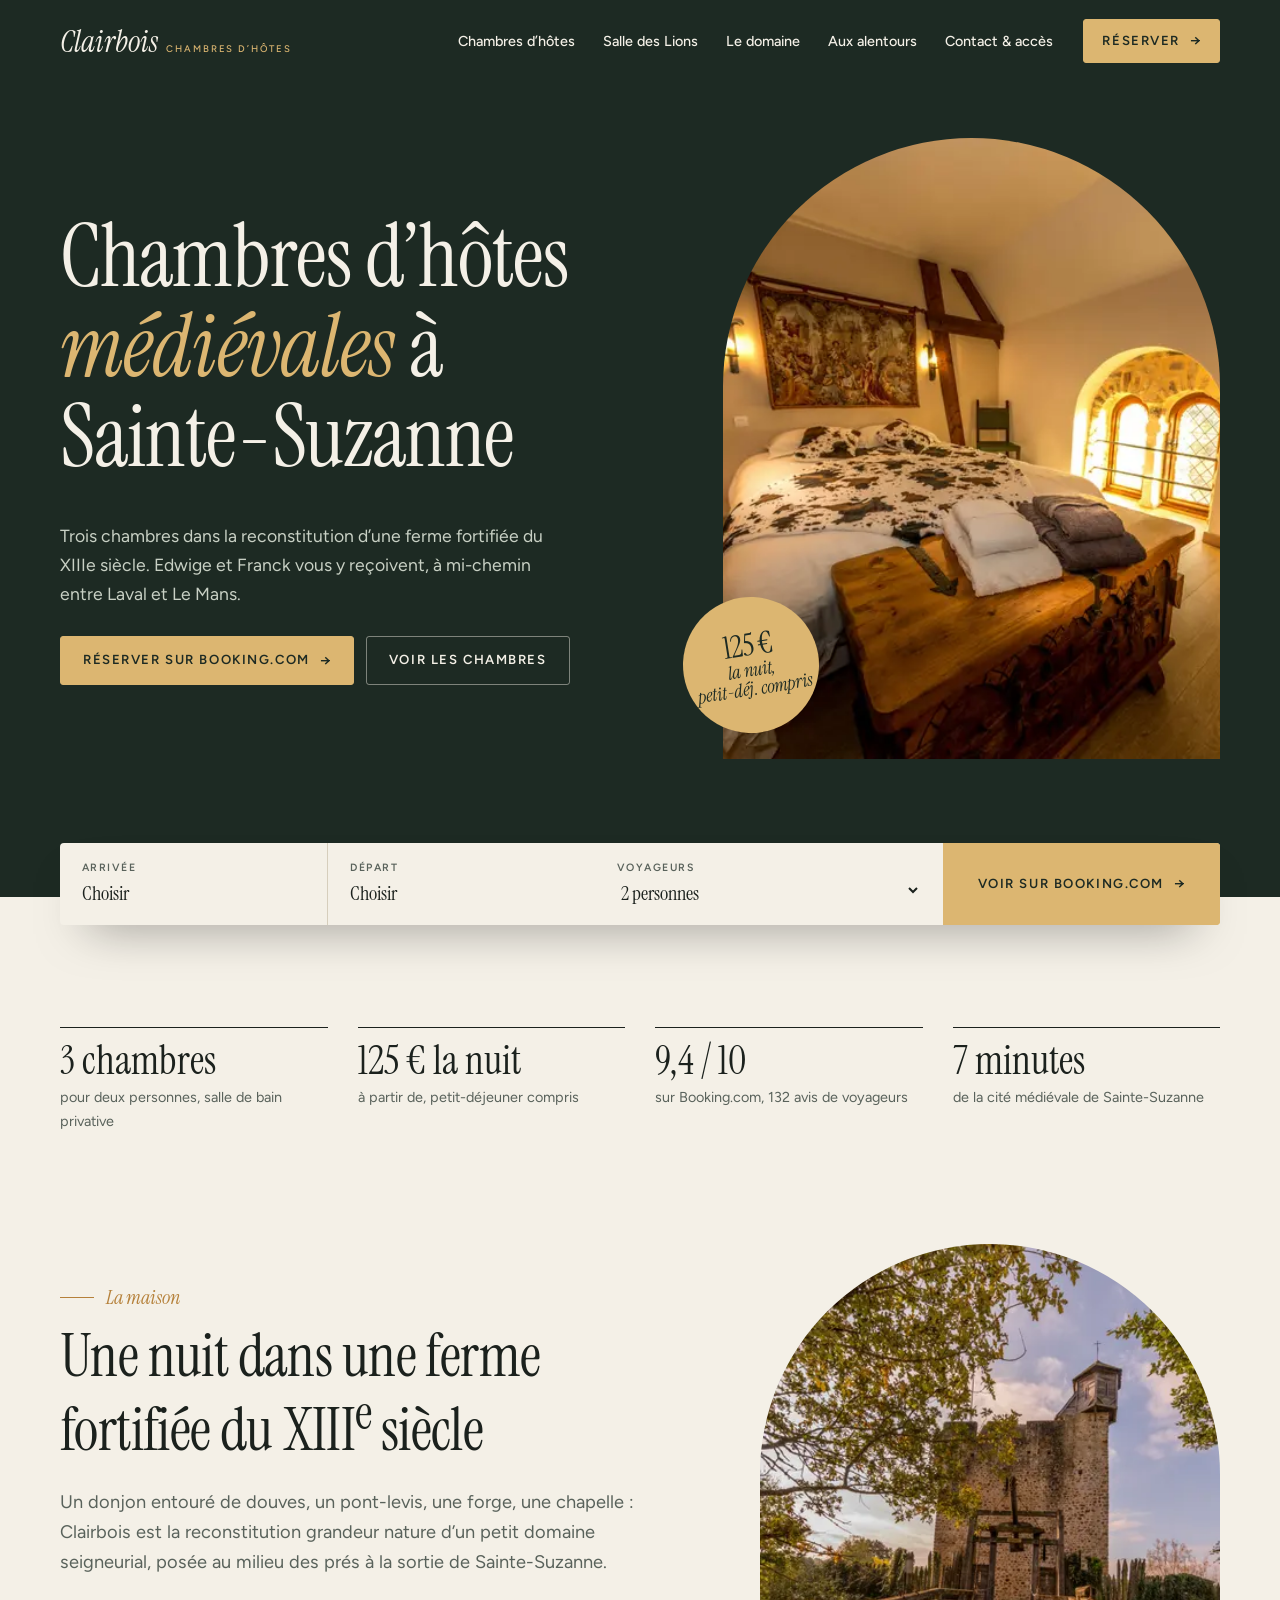
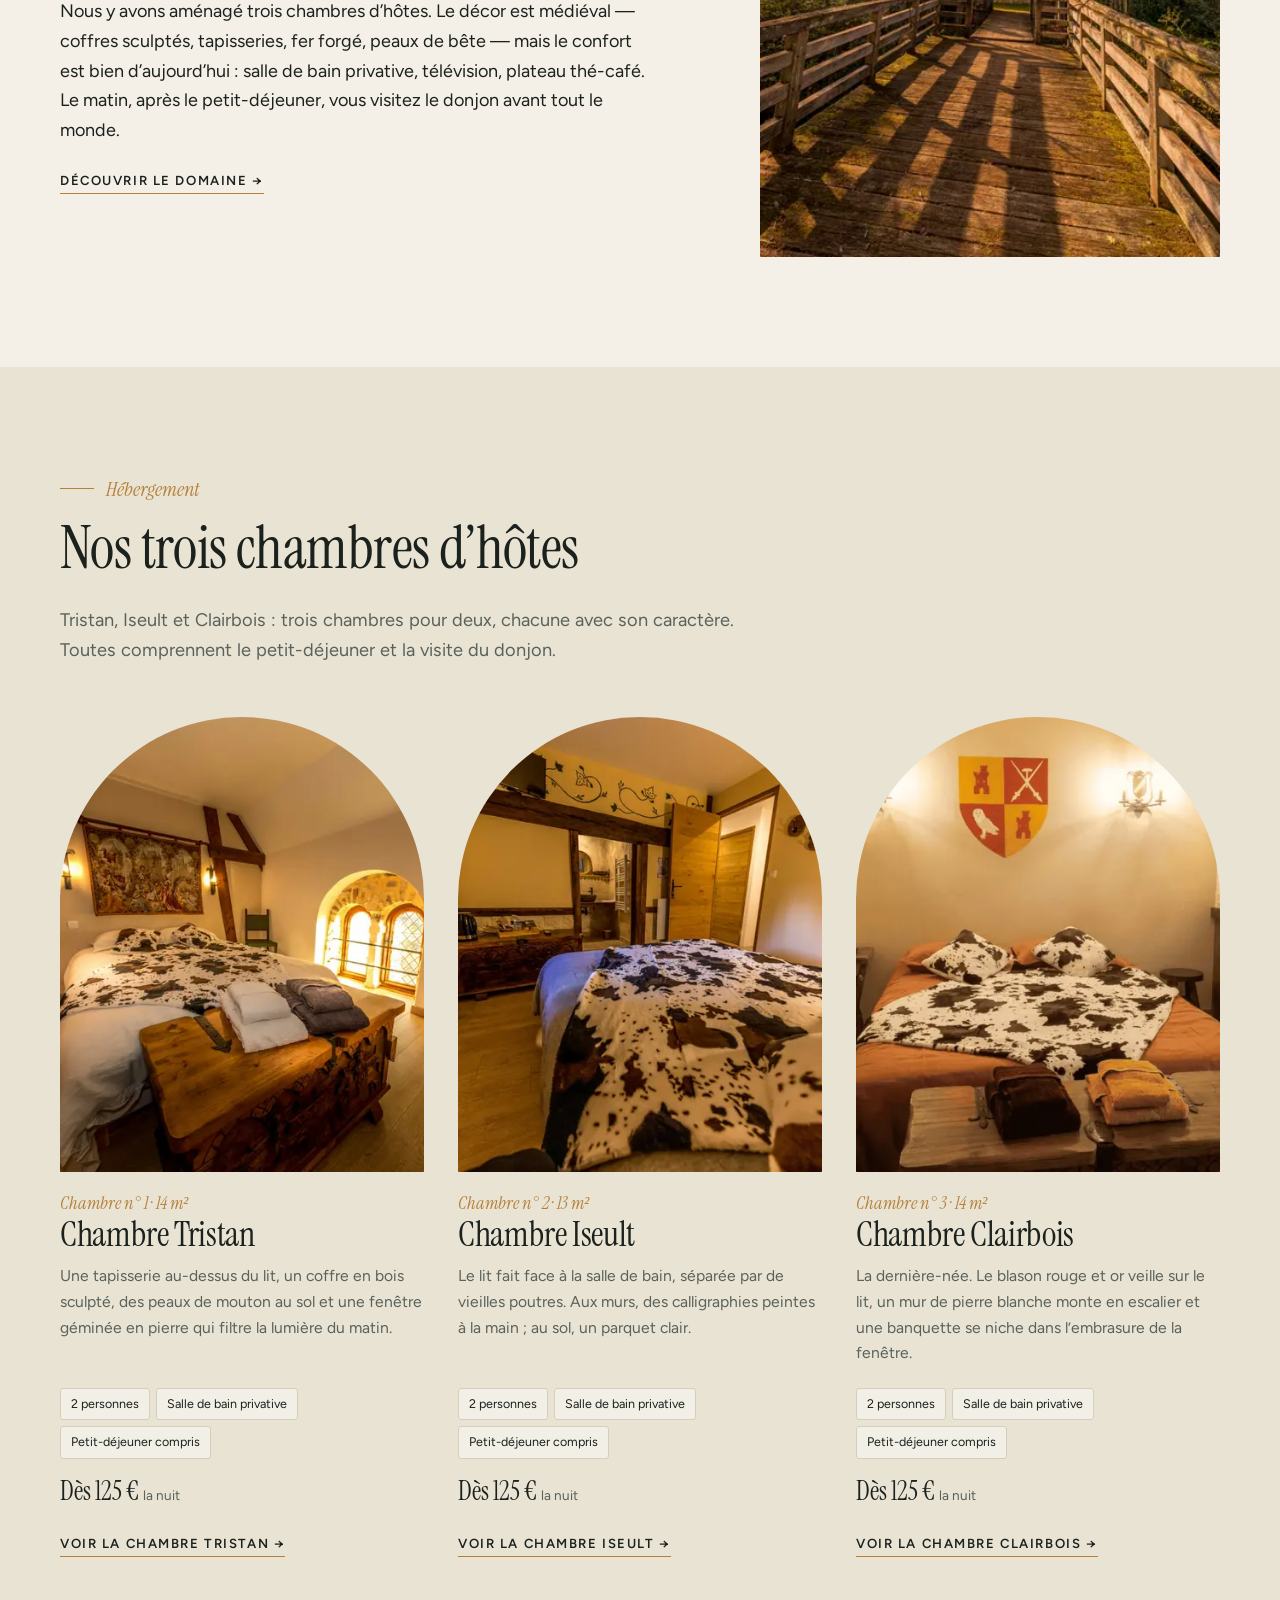
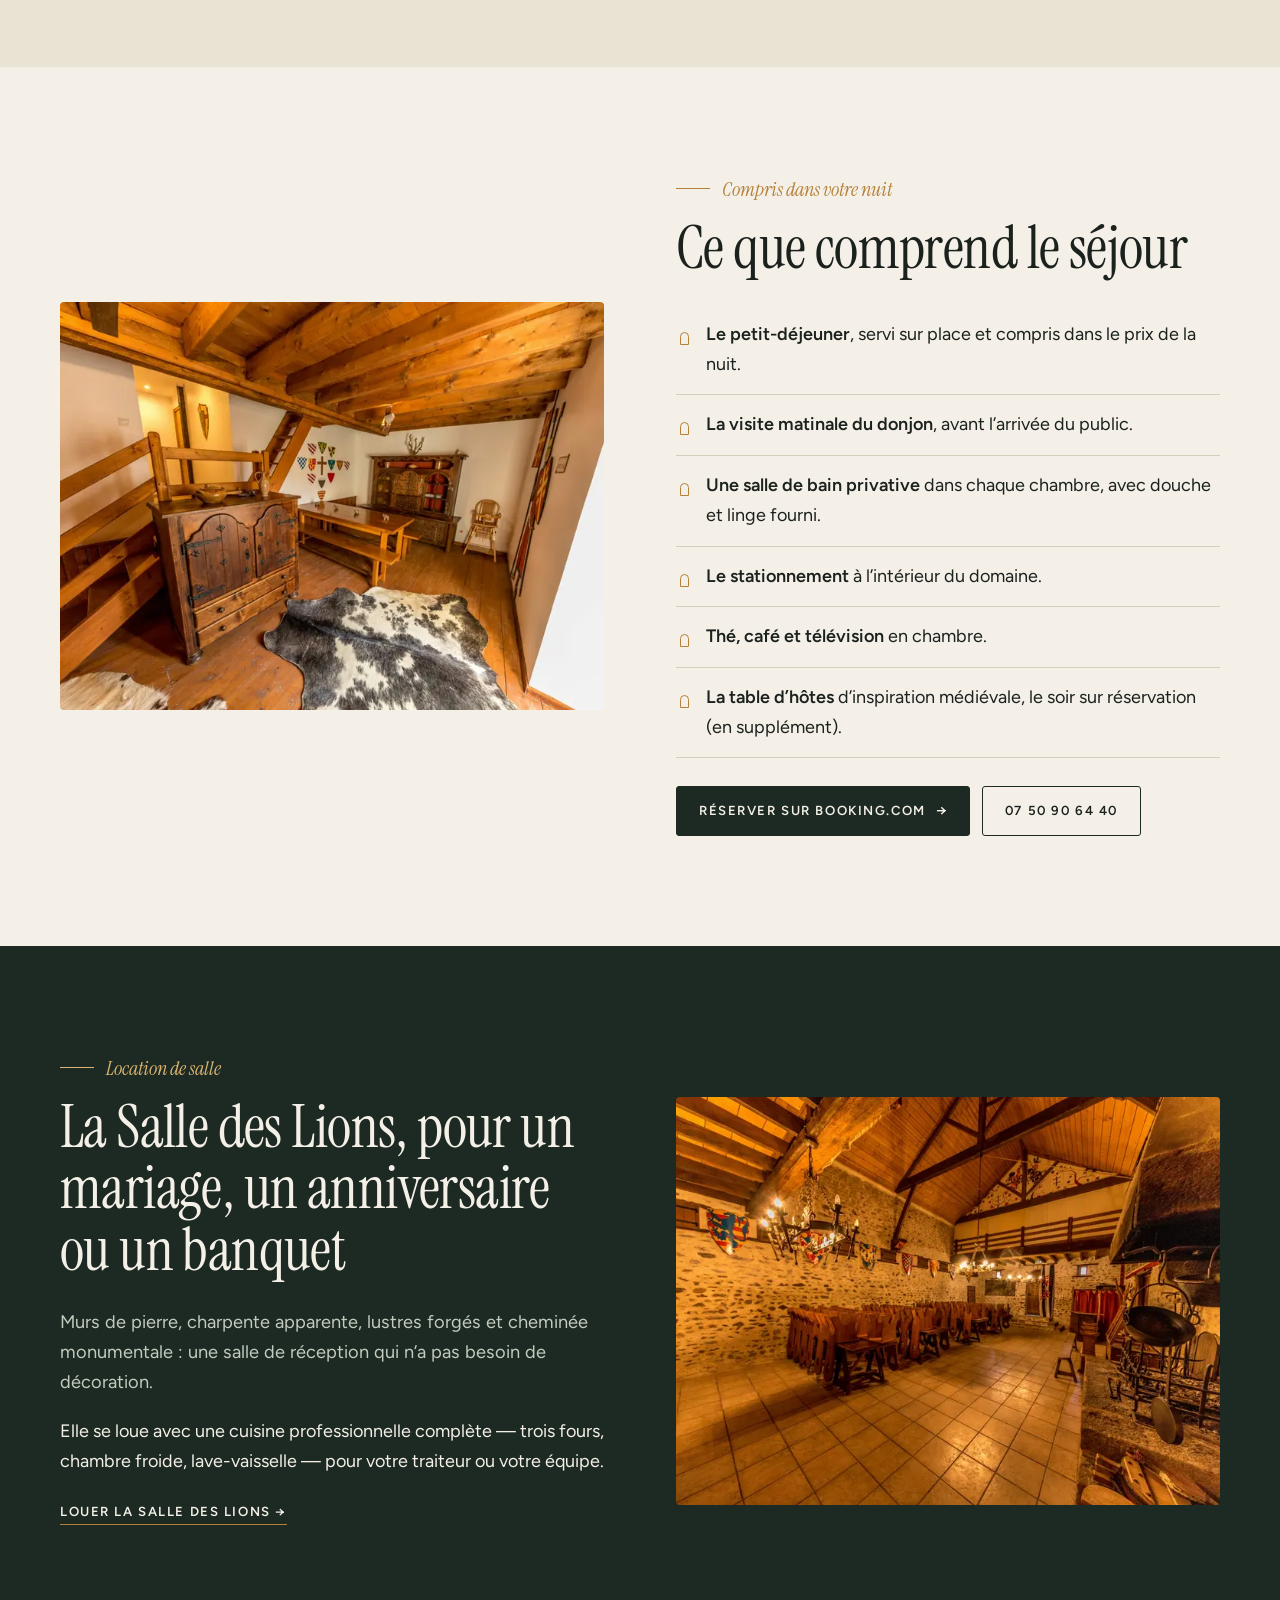
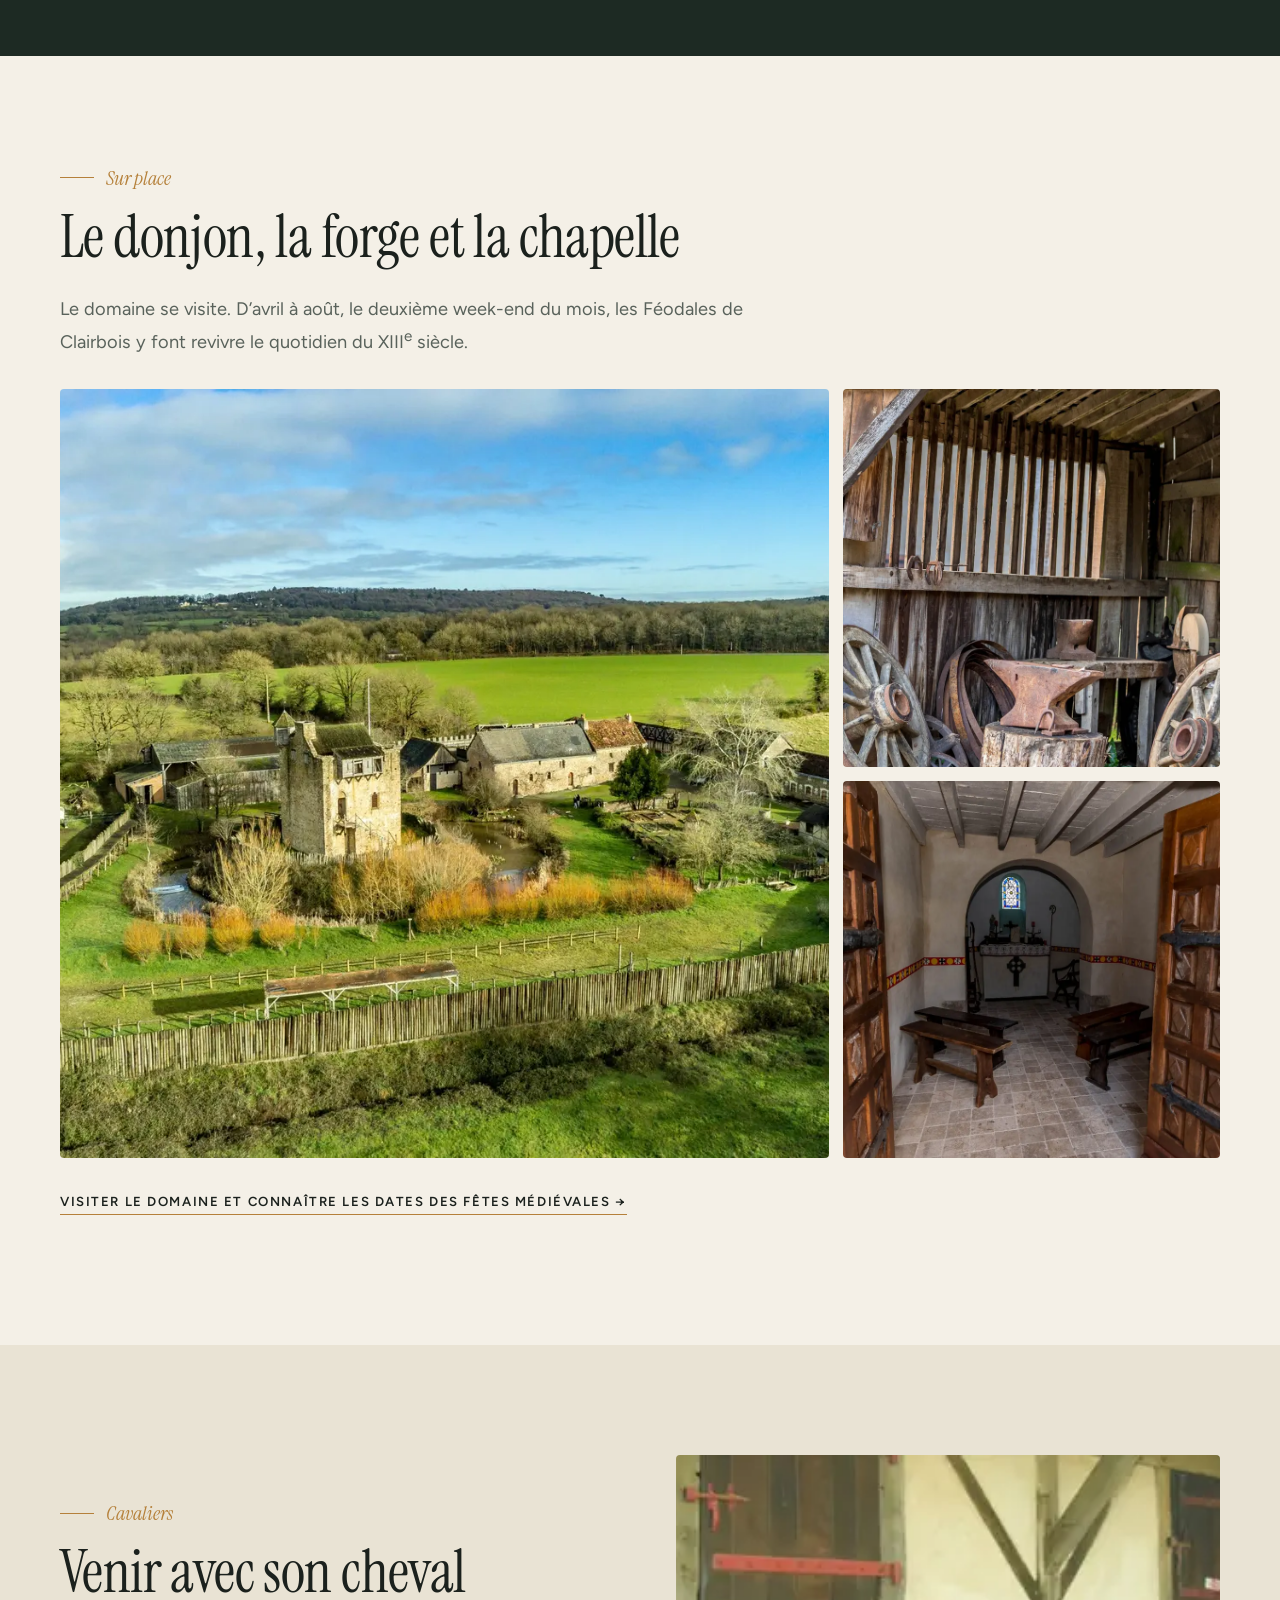
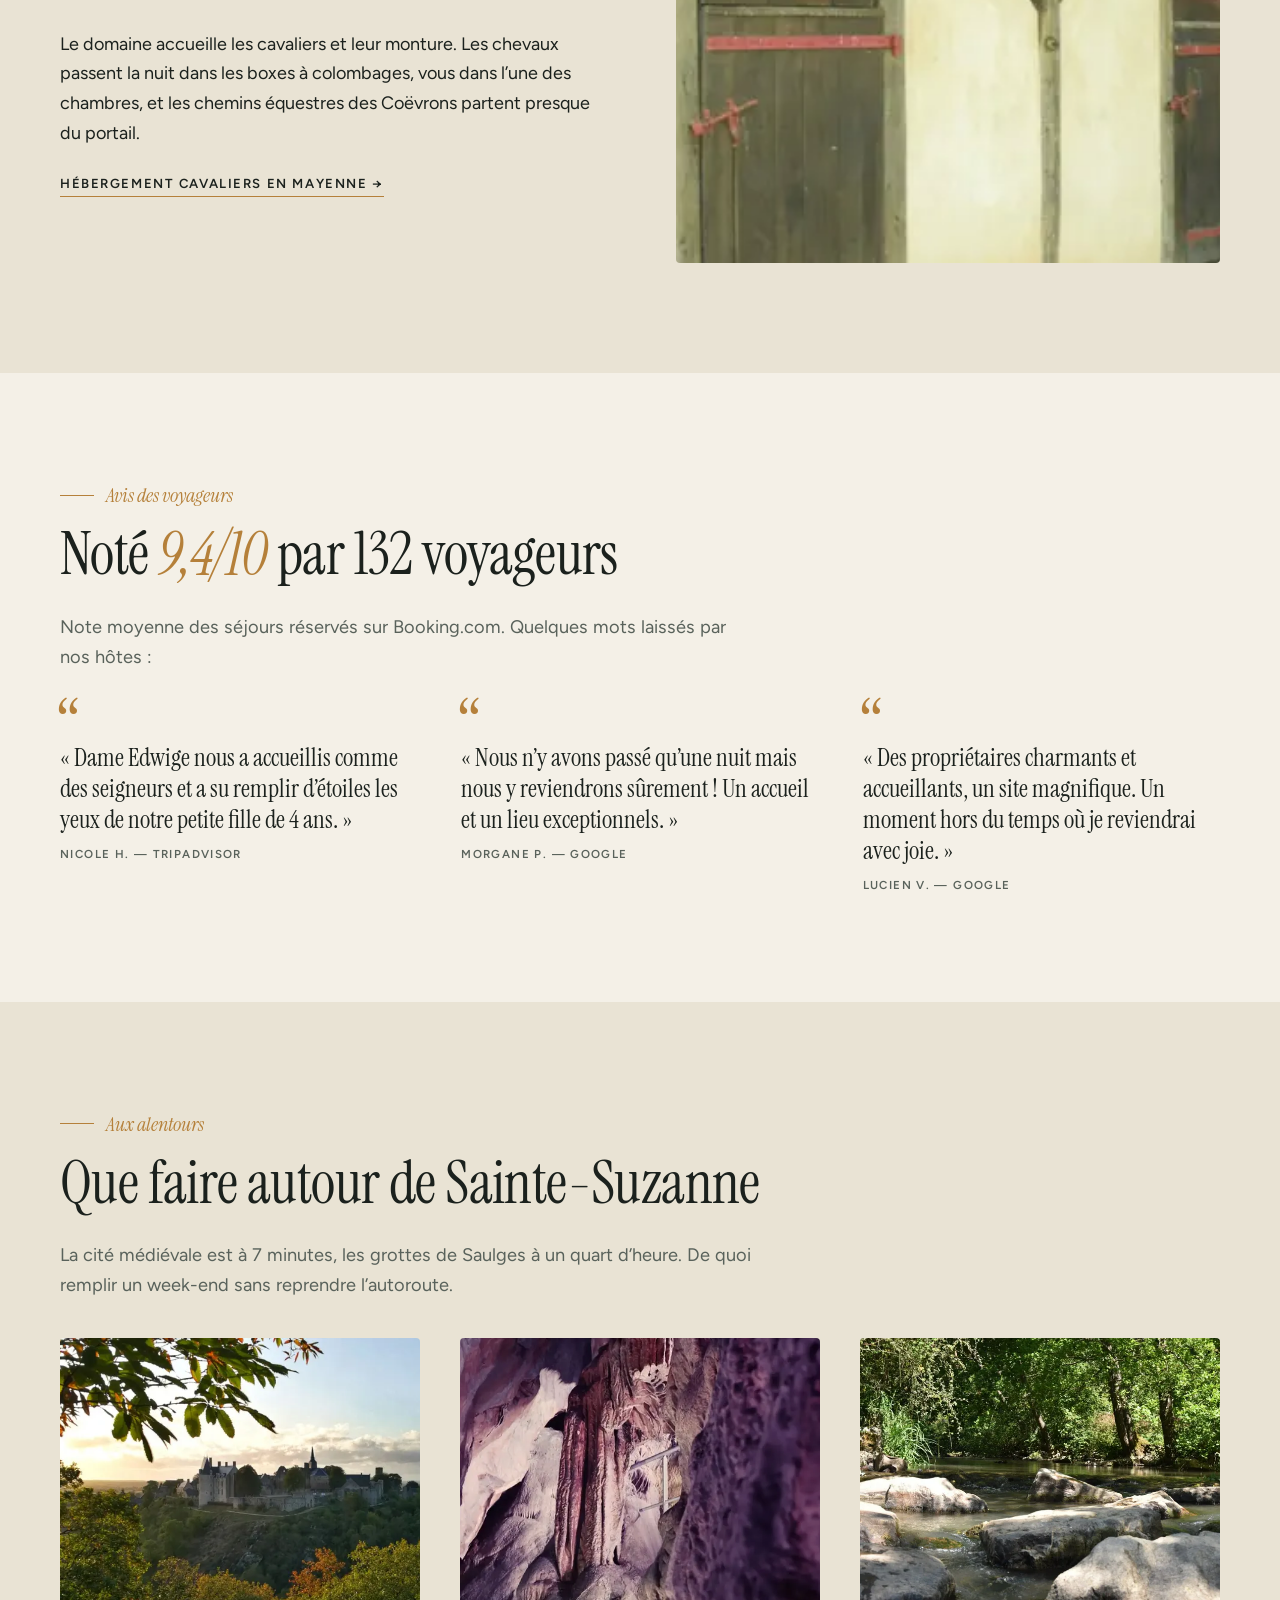
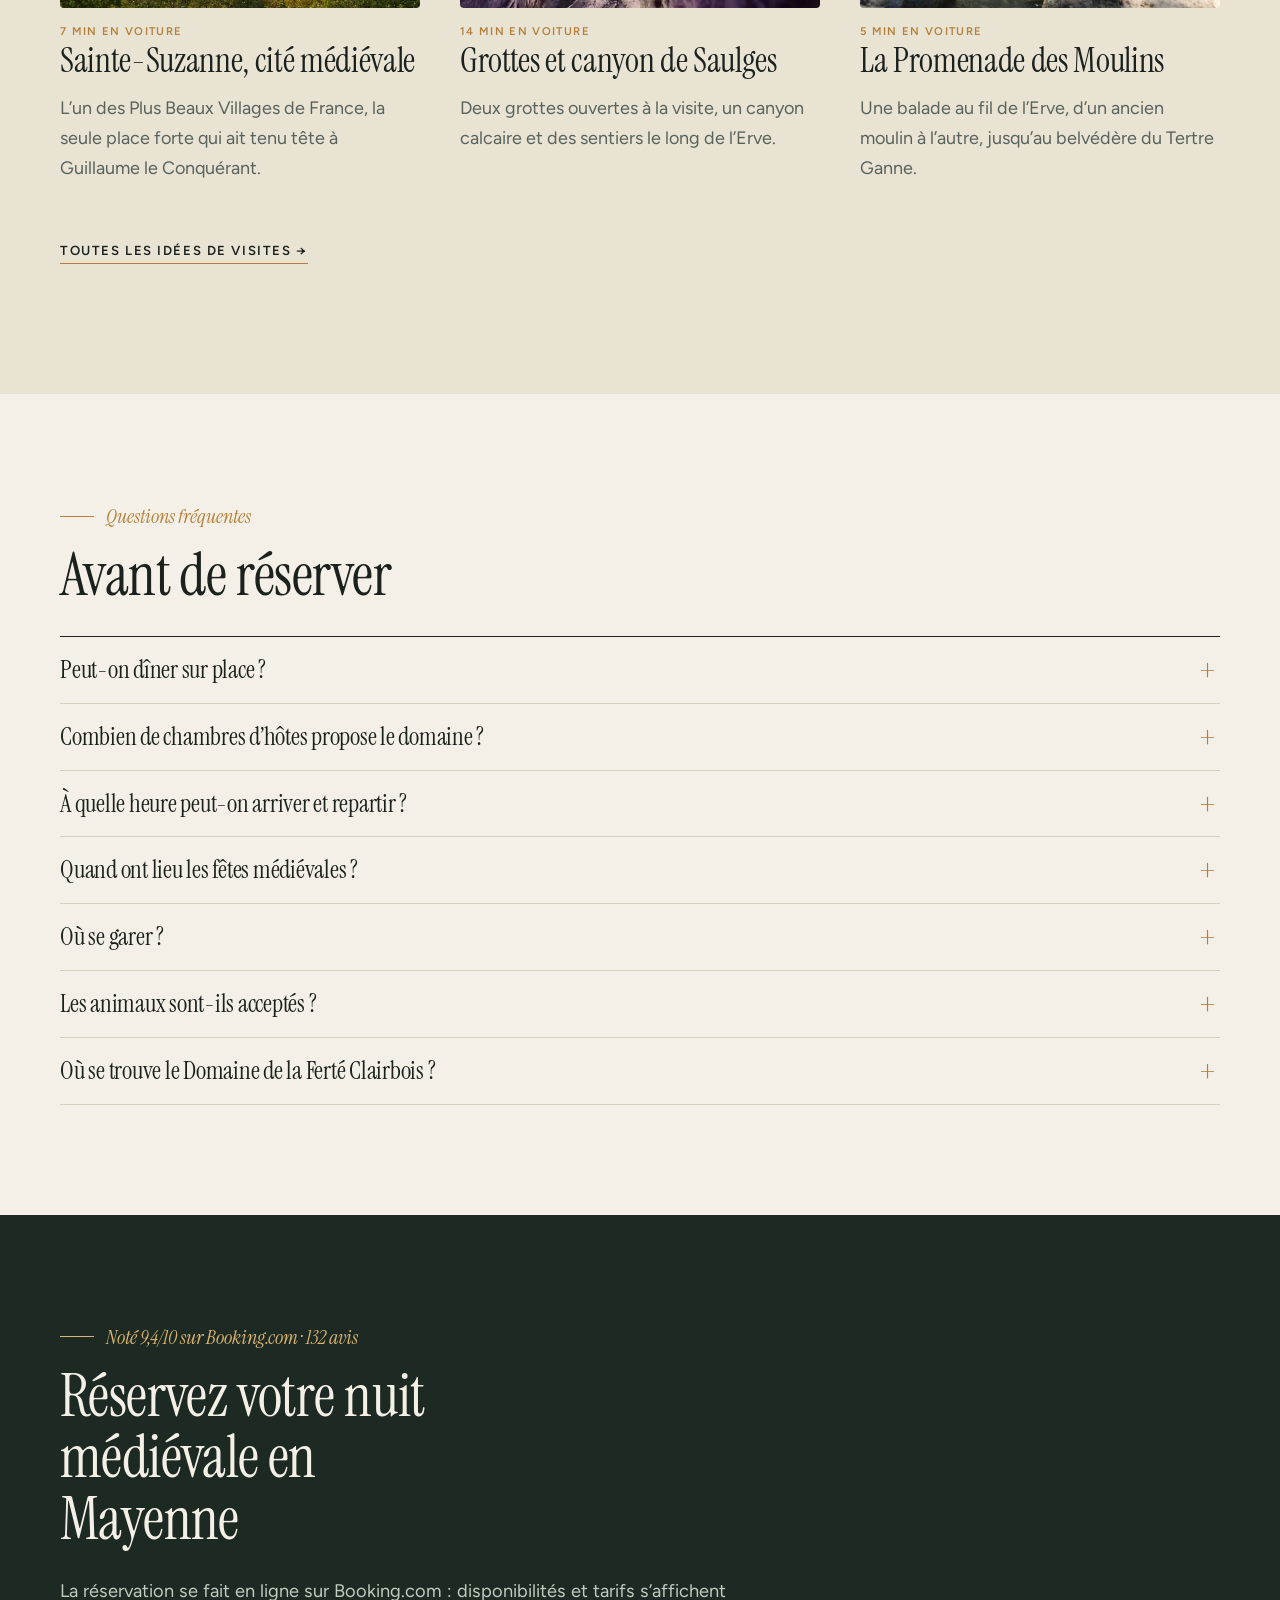
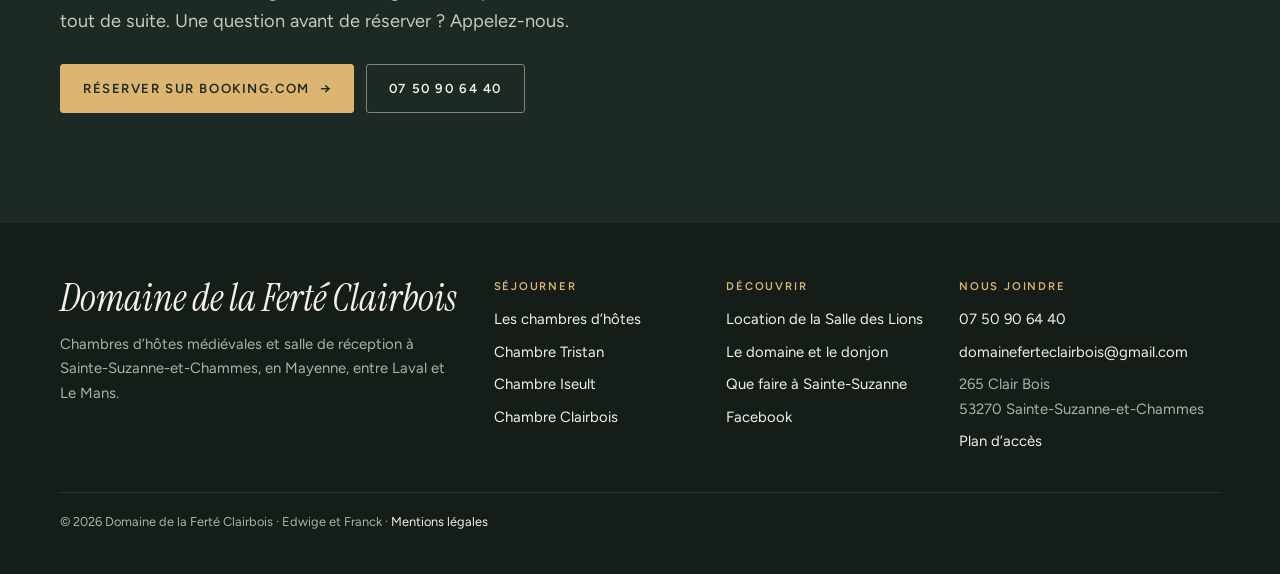
<file: index.html>
<!doctype html>
<html lang="fr">
<head>
<meta charset="utf-8">
<meta name="viewport" content="width=device-width, initial-scale=1">
<title>Chambres d’hôtes médiévales à Sainte-Suzanne (53) | Domaine de la Ferté Clairbois</title>
<meta name="description" content="Dormez dans une ferme fortifiée du XIIIe siècle reconstituée en Mayenne : 3 chambres d’hôtes de charme, petit-déjeuner et visite du donjon compris. Salle de réception à louer.">
<link rel="canonical" href="https://domaineferteclairbois.fr/">
<meta name="robots" content="index, follow, max-image-preview:large">
<meta name="theme-color" content="#1d2a23">
<meta property="og:type" content="website">
<meta property="og:locale" content="fr_FR">
<meta property="og:site_name" content="Domaine de la Ferté Clairbois">
<meta property="og:title" content="Chambres d’hôtes médiévales à Sainte-Suzanne (53) | Domaine de la Ferté Clairbois">
<meta property="og:description" content="Dormez dans une ferme fortifiée du XIIIe siècle reconstituée en Mayenne : 3 chambres d’hôtes de charme, petit-déjeuner et visite du donjon compris. Salle de réception à louer.">
<meta property="og:url" content="https://domaineferteclairbois.fr/">
<meta property="og:image" content="https://domaineferteclairbois.fr/img/og-domaine-ferte-clairbois.jpg">
<meta name="twitter:card" content="summary_large_image">
<link rel="icon" href="favicon.svg" type="image/svg+xml">
<link rel="preconnect" href="https://fonts.googleapis.com">
<link rel="preconnect" href="https://fonts.gstatic.com" crossorigin>
<link href="https://fonts.googleapis.com/css2?family=Figtree:wght@400;500;600&family=Instrument+Serif:ital@0;1&display=swap" rel="stylesheet">
<link rel="stylesheet" href="css/style.css">
<script type="application/ld+json">{"@context":"https://schema.org","@graph":[{"@type":"BedAndBreakfast","@id":"https://domaineferteclairbois.fr/#domaine","name":"Domaine de la Ferté Clairbois","description":"Chambres d’hôtes médiévales et location de salle de réception dans la reconstitution d’une ferme fortifiée du XIIIe siècle, à Sainte-Suzanne-et-Chammes (Mayenne).","url":"https://domaineferteclairbois.fr/","telephone":"+33750906440","email":"domaineferteclairbois@gmail.com","image":["https://domaineferteclairbois.fr/img/og-domaine-ferte-clairbois.jpg","https://domaineferteclairbois.fr/img/chambre-tristan-chambre-hotes-medievale-1536.webp"],"priceRange":"€€","address":{"@type":"PostalAddress","streetAddress":"265 Clair Bois","postalCode":"53270","addressLocality":"Sainte-Suzanne-et-Chammes","addressRegion":"Pays de la Loire","addressCountry":"FR"},"geo":{"@type":"GeoCoordinates","latitude":48.0831574,"longitude":-0.3528599},"checkinTime":"17:00","checkoutTime":"12:00","numberOfRooms":3,"petsAllowed":false,"amenityFeature":[{"@type":"LocationFeatureSpecification","name":"Petit-déjeuner compris","value":true},{"@type":"LocationFeatureSpecification","name":"Salle de bain privative","value":true},{"@type":"LocationFeatureSpecification","name":"Parking privé gratuit","value":true},{"@type":"LocationFeatureSpecification","name":"Télévision","value":true},{"@type":"LocationFeatureSpecification","name":"Thé et café","value":true},{"@type":"LocationFeatureSpecification","name":"Table d’hôtes sur réservation","value":true}],"sameAs":["https://www.facebook.com/profile.php?id=100057098634137","https://www.booking.com/hotel/fr/domaine-de-la-ferte-clairbois.fr.html"]},{"@type":"FAQPage","mainEntity":[{"@type":"Question","name":"Peut-on dîner sur place ?","acceptedAnswer":{"@type":"Answer","text":"Oui. Le petit-déjeuner est compris dans la nuitée et, sur réservation, nous préparons une table d’hôtes inspirée de la cuisine médiévale. Prévenez-nous au moment de réserver votre chambre."}},{"@type":"Question","name":"Combien de chambres d’hôtes propose le domaine ?","acceptedAnswer":{"@type":"Answer","text":"Trois chambres pour deux personnes : Tristan (14 m²), Iseult (13 m²) et Clairbois (14 m²). Chacune a sa salle de bain privative, la télévision et un plateau thé-café."}},{"@type":"Question","name":"À quelle heure peut-on arriver et repartir ?","acceptedAnswer":{"@type":"Answer","text":"Les arrivées se font entre 17 h et 22 h, les départs entre 8 h et 12 h. Si votre train ou votre route vous fait arriver plus tôt, appelez-nous."}},{"@type":"Question","name":"Quand ont lieu les fêtes médiévales ?","acceptedAnswer":{"@type":"Answer","text":"D’avril à août, le deuxième week-end de chaque mois, l’association La Mesnie de la Ferté Clairbois organise les Féodales de Clairbois : artisans, campements et troupes de reconstitution du XIIIe siècle animent le domaine."}},{"@type":"Question","name":"Où se garer ?","acceptedAnswer":{"@type":"Answer","text":"Les hôtes des chambres stationnent à l’intérieur du domaine. Les jours de fête, un parking fléché accueille le public avant l’entrée."}},{"@type":"Question","name":"Les animaux sont-ils acceptés ?","acceptedAnswer":{"@type":"Answer","text":"Les chiens et chats ne sont pas admis dans les chambres. Les cavaliers, en revanche, peuvent venir avec leur cheval : le domaine dispose de boxes."}},{"@type":"Question","name":"Où se trouve le Domaine de la Ferté Clairbois ?","acceptedAnswer":{"@type":"Answer","text":"À Sainte-Suzanne-et-Chammes (53270), en Mayenne, à mi-chemin entre Laval et Le Mans, à une dizaine de kilomètres de l’autoroute A81 et de la gare d’Évron."}}]}]}</script>
</head>
<body>
<a class="skip" href="#contenu">Aller au contenu</a>
<header class="header">
  <div class="wrap header__in">
    <a class="logo" href="index.html" aria-label="Domaine de la Ferté Clairbois – accueil"><span>Clairbois</span><small>Chambres d’hôtes</small></a>
    <button class="burger" aria-label="Ouvrir le menu" aria-expanded="false" aria-controls="menu"><i></i><i></i><i></i></button>
    <nav class="nav" id="menu" aria-label="Navigation principale">
      <ul><li><a href="chambres-hotes.html">Chambres d’hôtes</a></li><li><a href="salle-des-lions.html">Salle des Lions</a></li><li><a href="domaine.html">Le domaine</a></li><li><a href="autour.html">Aux alentours</a></li><li><a href="contact.html">Contact & accès</a></li></ul>
      <a class="btn" href="https://www.booking.com/hotel/fr/domaine-de-la-ferte-clairbois.fr.html" target="_blank" rel="noopener">Réserver</a>
    </nav>
  </div>
</header>
<main id="contenu">
<section class="hero">
  <div class="wrap hero__grid">
    <div class="hero__txt">
      <h1>Chambres d’hôtes <em>médiévales</em> à Sainte-Suzanne</h1>
      <p>Trois chambres dans la reconstitution d’une ferme fortifiée du XIIIe siècle. Edwige et Franck vous y reçoivent, à mi-chemin entre Laval et Le Mans.</p>
      <div class="btns"><a class="btn" href="https://www.booking.com/hotel/fr/domaine-de-la-ferte-clairbois.fr.html" target="_blank" rel="noopener">Réserver sur Booking.com</a><a class="btn btn--light" href="chambres-hotes.html">Voir les chambres</a></div>
    </div>
    <figure class="hero__fig">
      <div class="hero__slides"><img src="img/chambre-tristan-chambre-hotes-medievale-800.webp" srcset="img/chambre-tristan-chambre-hotes-medievale-800.webp 800w, img/chambre-tristan-chambre-hotes-medievale-1536.webp 1536w" sizes="(min-width: 720px) 45vw, 100vw" width="1536" height="1024" alt="Chambre d’hôtes médiévale au Domaine de la Ferté Clairbois : lit double, tapisserie et fenêtre romane" class="is-on" fetchpriority="high"><img src="img/chambre-iseult-chambre-hotes-medievale-800.webp" srcset="img/chambre-iseult-chambre-hotes-medievale-800.webp 800w, img/chambre-iseult-chambre-hotes-medievale-1536.webp 1536w" sizes="(min-width: 720px) 45vw, 100vw" width="1536" height="1024" alt="Chambre d’hôtes Iseult : lit double, calligraphies murales et salle de bain derrière les poutres" loading="lazy" decoding="async"><img src="img/chambre-clairbois-lit-blason-800.webp" srcset="img/chambre-clairbois-lit-blason-800.webp 800w, img/chambre-clairbois-lit-blason-1536.webp 1536w" sizes="(min-width: 720px) 45vw, 100vw" width="1536" height="1024" alt="Chambre d’hôtes Clairbois : lit double sous le blason rouge et or du domaine" loading="lazy" decoding="async"></div>
      <span class="hero__seal" aria-hidden="true"><b>125 €</b>la nuit,<br>petit-déj. compris</span>
    </figure>
  </div>
</section>


<div class="dispo">
  <div class="wrap">
    <form id="dispo" action="https://www.booking.com/hotel/fr/domaine-de-la-ferte-clairbois.fr.html" method="get" target="_blank" rel="noopener">
      <label>Arrivée<input type="date" name="checkin" required></label>
      <label>Départ<input type="date" name="checkout" required></label>
      <label class="full">Voyageurs<select name="group_adults"><option value="2">2 personnes</option><option value="1">1 personne</option></select></label>
      <button class="btn" type="submit">Voir sur Booking.com</button>
    </form>
  </div>
</div>
<section class="section after-dispo" style="padding-bottom:0">
  <div class="wrap">
    <ul class="facts">
      <li><strong>3 chambres</strong>pour deux personnes, salle de bain privative</li>
      <li><strong>125 € la nuit</strong>à partir de, petit-déjeuner compris</li>
      <li><strong>9,4 / 10</strong>sur Booking.com, 132 avis de voyageurs</li>
      <li><strong>7 minutes</strong>de la cité médiévale de Sainte-Suzanne</li>
    </ul>
  </div>
</section>

<section class="section">
  <div class="wrap split split--wide">
    <div class="reveal">
      <span class="kicker">La maison</span>
      <h2>Une nuit dans une ferme fortifiée du XIII<sup>e</sup> siècle</h2>
      <p class="lead">Un donjon entouré de douves, un pont-levis, une forge, une chapelle : Clairbois est la reconstitution grandeur nature d’un petit domaine seigneurial, posée au milieu des prés à la sortie de Sainte-Suzanne.</p>
      <p>Nous y avons aménagé trois chambres d’hôtes. Le décor est médiéval — coffres sculptés, tapisseries, fer forgé, peaux de bête — mais le confort est bien d’aujourd’hui : salle de bain privative, télévision, plateau thé-café. Le matin, après le petit-déjeuner, vous visitez le donjon avant tout le monde.</p>
      <p><a class="more" href="domaine.html">Découvrir le domaine</a></p>
    </div>
    <div class="split__img split__img--tall reveal"><img src="img/donjon-clairbois-pont-800.webp" srcset="img/donjon-clairbois-pont-800.webp 800w, img/donjon-clairbois-pont-1600.webp 1600w" sizes="(min-width: 720px) 50vw, 100vw" width="1600" height="1067" alt="Donjon du Domaine de la Ferté Clairbois vu depuis le pont en bois, sous les chênes" loading="lazy" decoding="async"></div>
  </div>
</section>

<section class="section section--tint" id="chambres">
  <div class="wrap">
    <span class="kicker">Hébergement</span>
    <h2>Nos trois chambres d’hôtes</h2>
    <p class="lead">Tristan, Iseult et Clairbois : trois chambres pour deux, chacune avec son caractère. Toutes comprennent le petit-déjeuner et la visite du donjon.</p>
    <div class="rooms"><article class="room reveal">
  <a class="room__img" href="chambre-tristan.html"><img src="img/chambre-tristan-chambre-hotes-medievale-800.webp" srcset="img/chambre-tristan-chambre-hotes-medievale-800.webp 800w, img/chambre-tristan-chambre-hotes-medievale-1536.webp 1536w" sizes="(min-width: 720px) 58vw, 100vw" width="1536" height="1024" alt="Chambre d’hôtes Tristan : lit double, tapisserie médiévale et fenêtre romane en pierre" loading="lazy" decoding="async"></a>
  <div>
    <span class="room__num">Chambre n° 1 · 14 m²</span>
    <h3><a href="chambre-tristan.html" style="color:inherit;text-decoration:none">Chambre Tristan</a></h3>
    <p>Une tapisserie au-dessus du lit, un coffre en bois sculpté, des peaux de mouton au sol et une fenêtre géminée en pierre qui filtre la lumière du matin.</p>
    <ul class="room__meta"><li>2 personnes</li><li>Salle de bain privative</li><li>Petit-déjeuner compris</li></ul>
    <p class="price">Dès 125 € <small>la nuit</small></p>
    <a class="more" href="chambre-tristan.html">Voir la chambre Tristan</a>
  </div>
</article><article class="room reveal">
  <a class="room__img" href="chambre-iseult.html"><img src="img/chambre-iseult-chambre-hotes-medievale-800.webp" srcset="img/chambre-iseult-chambre-hotes-medievale-800.webp 800w, img/chambre-iseult-chambre-hotes-medievale-1536.webp 1536w" sizes="(min-width: 720px) 58vw, 100vw" width="1536" height="1024" alt="Chambre d’hôtes Iseult : lit double, calligraphies murales et salle de bain derrière les poutres" loading="lazy" decoding="async"></a>
  <div>
    <span class="room__num">Chambre n° 2 · 13 m²</span>
    <h3><a href="chambre-iseult.html" style="color:inherit;text-decoration:none">Chambre Iseult</a></h3>
    <p>Le lit fait face à la salle de bain, séparée par de vieilles poutres. Aux murs, des calligraphies peintes à la main ; au sol, un parquet clair.</p>
    <ul class="room__meta"><li>2 personnes</li><li>Salle de bain privative</li><li>Petit-déjeuner compris</li></ul>
    <p class="price">Dès 125 € <small>la nuit</small></p>
    <a class="more" href="chambre-iseult.html">Voir la chambre Iseult</a>
  </div>
</article><article class="room reveal">
  <a class="room__img" href="chambre-clairbois.html"><img src="img/chambre-clairbois-lit-blason-800.webp" srcset="img/chambre-clairbois-lit-blason-800.webp 800w, img/chambre-clairbois-lit-blason-1536.webp 1536w" sizes="(min-width: 720px) 58vw, 100vw" width="1536" height="1024" alt="Chambre d’hôtes Clairbois : lit double sous le blason rouge et or du domaine" loading="lazy" decoding="async"></a>
  <div>
    <span class="room__num">Chambre n° 3 · 14 m²</span>
    <h3><a href="chambre-clairbois.html" style="color:inherit;text-decoration:none">Chambre Clairbois</a></h3>
    <p>La dernière-née. Le blason rouge et or veille sur le lit, un mur de pierre blanche monte en escalier et une banquette se niche dans l’embrasure de la fenêtre.</p>
    <ul class="room__meta"><li>2 personnes</li><li>Salle de bain privative</li><li>Petit-déjeuner compris</li></ul>
    <p class="price">Dès 125 € <small>la nuit</small></p>
    <a class="more" href="chambre-clairbois.html">Voir la chambre Clairbois</a>
  </div>
</article></div>
  </div>
</section>

<section class="section">
  <div class="wrap split">
    <div class="split__img reveal"><img src="img/salon-medieval-chambres-hotes-800.webp" srcset="img/salon-medieval-chambres-hotes-800.webp 800w, img/salon-medieval-chambres-hotes-1536.webp 1536w" sizes="(min-width: 720px) 50vw, 100vw" width="1536" height="1024" alt="Palier des chambres d’hôtes : charpente en bois, coffre médiéval, blasons et peau de vache" loading="lazy" decoding="async"></div>
    <div class="reveal">
      <span class="kicker">Compris dans votre nuit</span>
      <h2>Ce que comprend le séjour</h2>
      <ul class="ticks">
  <li><strong>Le petit-déjeuner</strong>, servi sur place et compris dans le prix de la nuit.</li>
  <li><strong>La visite matinale du donjon</strong>, avant l’arrivée du public.</li>
  <li><strong>Une salle de bain privative</strong> dans chaque chambre, avec douche et linge fourni.</li>
  <li><strong>Le stationnement</strong> à l’intérieur du domaine.</li>
  <li><strong>Thé, café et télévision</strong> en chambre.</li>
  <li><strong>La table d’hôtes</strong> d’inspiration médiévale, le soir sur réservation (en supplément).</li>
</ul>
      <div class="btns"><a class="btn" href="https://www.booking.com/hotel/fr/domaine-de-la-ferte-clairbois.fr.html" target="_blank" rel="noopener">Réserver sur Booking.com</a><a class="btn btn--ghost" href="tel:+33750906440">07 50 90 64 40</a></div>
    </div>
  </div>
</section>

<section class="section section--dark">
  <div class="wrap split split--rev">
    <div class="split__img reveal"><img src="img/salle-des-lions-location-salle-mariage-mayenne-800.webp" srcset="img/salle-des-lions-location-salle-mariage-mayenne-800.webp 800w, img/salle-des-lions-location-salle-mariage-mayenne-1600.webp 1600w" sizes="(min-width: 720px) 50vw, 100vw" width="1600" height="1067" alt="Salle des Lions : salle de réception médiévale avec charpente, murs en pierre, lustres en fer forgé et grande cheminée" loading="lazy" decoding="async"></div>
    <div class="reveal">
      <span class="kicker">Location de salle</span>
      <h2>La Salle des Lions, pour un mariage, un anniversaire ou un banquet</h2>
      <p class="lead">Murs de pierre, charpente apparente, lustres forgés et cheminée monumentale : une salle de réception qui n’a pas besoin de décoration.</p>
      <p>Elle se loue avec une cuisine professionnelle complète — trois fours, chambre froide, lave-vaisselle — pour votre traiteur ou votre équipe.</p>
      <p><a class="more" href="salle-des-lions.html">Louer la Salle des Lions</a></p>
    </div>
  </div>
</section>

<section class="section">
  <div class="wrap">
    <span class="kicker">Sur place</span>
    <h2>Le donjon, la forge et la chapelle</h2>
    <p class="lead">Le domaine se visite. D’avril à août, le deuxième week-end du mois, les Féodales de Clairbois y font revivre le quotidien du XIII<sup>e</sup> siècle.</p>
    <div class="gallery" style="margin-top:32px">
      <div class="wide reveal"><img src="img/domaine-ferte-clairbois-vue-aerienne-800.webp" srcset="img/domaine-ferte-clairbois-vue-aerienne-800.webp 800w, img/domaine-ferte-clairbois-vue-aerienne-1600.webp 1600w" sizes="(min-width: 720px) 66vw, 100vw" width="1600" height="901" alt="Le domaine médiéval de Clairbois vu du ciel, entouré de sa palissade" loading="lazy" decoding="async"></div>
      <div class="reveal"><img src="img/forge-medievale-clairbois-800.webp" srcset="img/forge-medievale-clairbois-800.webp 800w, img/forge-medievale-clairbois-1600.webp 1600w" sizes="(min-width: 720px) 33vw, 50vw" width="1600" height="2401" alt="Forge médiévale du domaine : soufflet, enclume et roues de charrette" loading="lazy" decoding="async"></div>
      <div class="reveal"><img src="img/chapelle-domaine-clairbois-800.webp" srcset="img/chapelle-domaine-clairbois-800.webp 800w, img/chapelle-domaine-clairbois-1432.webp 1432w" sizes="(min-width: 720px) 33vw, 50vw" width="1432" height="2560" alt="Intérieur de la chapelle du domaine de Clairbois, bancs en bois et autel" loading="lazy" decoding="async"></div>
    </div>
    <p style="margin-top:28px"><a class="more" href="domaine.html">Visiter le domaine et connaître les dates des fêtes médiévales</a></p>
  </div>
</section>

<section class="section section--tint">
  <div class="wrap split">
    <div class="reveal">
      <span class="kicker">Cavaliers</span>
      <h2>Venir avec son cheval</h2>
      <p>Le domaine accueille les cavaliers et leur monture. Les chevaux passent la nuit dans les boxes à colombages, vous dans l’une des chambres, et les chemins équestres des Coëvrons partent presque du portail.</p>
      <p><a class="more" href="domaine.html#cavaliers">Hébergement cavaliers en Mayenne</a></p>
    </div>
    <div class="split__img reveal"><img src="img/boxes-chevaux-domaine-clairbois-800.webp" srcset="img/boxes-chevaux-domaine-clairbois-800.webp 800w, img/boxes-chevaux-domaine-clairbois-1536.webp 1536w" sizes="(min-width: 720px) 50vw, 100vw" width="1536" height="443" alt="Boxes à chevaux à colombages du Domaine de la Ferté Clairbois" loading="lazy" decoding="async"></div>
  </div>
</section>

<section class="section">
  <div class="wrap">
    <span class="kicker">Avis des voyageurs</span>
    <h2>Noté <em style="color:var(--ochre)">9,4/10</em> par 132 voyageurs</h2>
    <p class="lead">Note moyenne des séjours réservés sur Booking.com. Quelques mots laissés par nos hôtes :</p>
    <div class="quotes">
      <blockquote class="quote reveal"><p>« Dame Edwige nous a accueillis comme des seigneurs et a su remplir d’étoiles les yeux de notre petite fille de 4 ans. »</p><footer>Nicole H. — Tripadvisor</footer></blockquote>
      <blockquote class="quote reveal"><p>« Nous n’y avons passé qu’une nuit mais nous y reviendrons sûrement ! Un accueil et un lieu exceptionnels. »</p><footer>Morgane P. — Google</footer></blockquote>
      <blockquote class="quote reveal"><p>« Des propriétaires charmants et accueillants, un site magnifique. Un moment hors du temps où je reviendrai avec joie. »</p><footer>Lucien V. — Google</footer></blockquote>
    </div>
  </div>
</section>

<section class="section section--tint">
  <div class="wrap">
    <span class="kicker">Aux alentours</span>
    <h2>Que faire autour de Sainte-Suzanne</h2>
    <p class="lead">La cité médiévale est à 7 minutes, les grottes de Saulges à un quart d’heure. De quoi remplir un week-end sans reprendre l’autoroute.</p>
    <div class="places places--3">
      <article class="place reveal"><img src="img/sainte-suzanne-depuis-tertre-ganne-800.webp" srcset="img/sainte-suzanne-depuis-tertre-ganne-800.webp 800w, img/sainte-suzanne-depuis-tertre-ganne-1024.webp 1024w" sizes="(min-width: 1000px) 33vw, (min-width: 720px) 50vw, 100vw" width="1024" height="575" alt="La cité médiévale de Sainte-Suzanne et son château vus depuis le Tertre Ganne" loading="lazy" decoding="async"><span class="place__meta">7 min en voiture</span><h3>Sainte-Suzanne, cité médiévale</h3><p>L’un des Plus Beaux Villages de France, la seule place forte qui ait tenu tête à Guillaume le Conquérant.</p></article>
      <article class="place reveal"><img src="img/grottes-de-saulges-800.webp" srcset="img/grottes-de-saulges-800.webp 800w, img/grottes-de-saulges-1024.webp 1024w" sizes="(min-width: 1000px) 33vw, (min-width: 720px) 50vw, 100vw" width="1024" height="576" alt="Concrétions calcaires dans les grottes de Saulges" loading="lazy" decoding="async"><span class="place__meta">14 min en voiture</span><h3>Grottes et canyon de Saulges</h3><p>Deux grottes ouvertes à la visite, un canyon calcaire et des sentiers le long de l’Erve.</p></article>
      <article class="place reveal"><img src="img/promenade-des-moulins-erve-800.webp" srcset="img/promenade-des-moulins-erve-800.webp 800w, img/promenade-des-moulins-erve-1024.webp 1024w" sizes="(min-width: 1000px) 33vw, (min-width: 720px) 50vw, 100vw" width="1024" height="683" alt="La rivière Erve et ses rochers sur la Promenade des Moulins à Sainte-Suzanne" loading="lazy" decoding="async"><span class="place__meta">5 min en voiture</span><h3>La Promenade des Moulins</h3><p>Une balade au fil de l’Erve, d’un ancien moulin à l’autre, jusqu’au belvédère du Tertre Ganne.</p></article>
    </div>
    <p style="margin-top:32px"><a class="more" href="autour.html">Toutes les idées de visites</a></p>
  </div>
</section>

<section class="section">
  <div class="wrap">
    <span class="kicker">Questions fréquentes</span>
    <h2>Avant de réserver</h2>
    <div class="faq"><details><summary><h3>Peut-on dîner sur place ?</h3></summary><p>Oui. Le petit-déjeuner est compris dans la nuitée et, sur réservation, nous préparons une table d’hôtes inspirée de la cuisine médiévale. Prévenez-nous au moment de réserver votre chambre.</p></details><details><summary><h3>Combien de chambres d’hôtes propose le domaine ?</h3></summary><p>Trois chambres pour deux personnes : Tristan (14 m²), Iseult (13 m²) et Clairbois (14 m²). Chacune a sa salle de bain privative, la télévision et un plateau thé-café.</p></details><details><summary><h3>À quelle heure peut-on arriver et repartir ?</h3></summary><p>Les arrivées se font entre 17 h et 22 h, les départs entre 8 h et 12 h. Si votre train ou votre route vous fait arriver plus tôt, appelez-nous.</p></details><details><summary><h3>Quand ont lieu les fêtes médiévales ?</h3></summary><p>D’avril à août, le deuxième week-end de chaque mois, l’association La Mesnie de la Ferté Clairbois organise les Féodales de Clairbois : artisans, campements et troupes de reconstitution du XIIIe siècle animent le domaine.</p></details><details><summary><h3>Où se garer ?</h3></summary><p>Les hôtes des chambres stationnent à l’intérieur du domaine. Les jours de fête, un parking fléché accueille le public avant l’entrée.</p></details><details><summary><h3>Les animaux sont-ils acceptés ?</h3></summary><p>Les chiens et chats ne sont pas admis dans les chambres. Les cavaliers, en revanche, peuvent venir avec leur cheval : le domaine dispose de boxes.</p></details><details><summary><h3>Où se trouve le Domaine de la Ferté Clairbois ?</h3></summary><p>À Sainte-Suzanne-et-Chammes (53270), en Mayenne, à mi-chemin entre Laval et Le Mans, à une dizaine de kilomètres de l’autoroute A81 et de la gare d’Évron.</p></details></div>
  </div>
</section>
<section class="section section--dark cta">
  <div class="wrap reveal">
    <span class="kicker">Noté 9,4/10 sur Booking.com · 132 avis</span>
    <h2>Réservez votre nuit médiévale en Mayenne</h2>
    <p class="lead">La réservation se fait en ligne sur Booking.com : disponibilités et tarifs s’affichent tout de suite. Une question avant de réserver ? Appelez-nous.</p>
    <div class="btns"><a class="btn" href="https://www.booking.com/hotel/fr/domaine-de-la-ferte-clairbois.fr.html" target="_blank" rel="noopener">Réserver sur Booking.com</a><a class="btn btn--light" href="tel:+33750906440">07 50 90 64 40</a></div>
  </div>
</section>
</main>
<footer class="footer">
  <div class="wrap">
    <div class="footer__grid">
      <div>
        <span class="footer__name">Domaine de la Ferté Clairbois</span>
        <p>Chambres d’hôtes médiévales et salle de réception à Sainte-Suzanne-et-Chammes, en Mayenne, entre Laval et Le Mans.</p>
      </div>
      <div>
        <h2>Séjourner</h2>
        <ul>
          <li><a href="chambres-hotes.html">Les chambres d’hôtes</a></li>
          <li><a href="chambre-tristan.html">Chambre Tristan</a></li>
          <li><a href="chambre-iseult.html">Chambre Iseult</a></li>
          <li><a href="chambre-clairbois.html">Chambre Clairbois</a></li>
        </ul>
      </div>
      <div>
        <h2>Découvrir</h2>
        <ul>
          <li><a href="salle-des-lions.html">Location de la Salle des Lions</a></li>
          <li><a href="domaine.html">Le domaine et le donjon</a></li>
          <li><a href="autour.html">Que faire à Sainte-Suzanne</a></li>
          <li><a href="https://www.facebook.com/profile.php?id=100057098634137" rel="noopener" target="_blank">Facebook</a></li>
        </ul>
      </div>
      <div>
        <h2>Nous joindre</h2>
        <ul>
          <li><a href="tel:+33750906440">07 50 90 64 40</a></li>
          <li><a href="mailto:domaineferteclairbois@gmail.com">domaineferteclairbois@gmail.com</a></li>
          <li>265 Clair Bois<br>53270 Sainte-Suzanne-et-Chammes</li>
          <li><a href="contact.html">Plan d’accès</a></li>
        </ul>
      </div>
    </div>
    <p class="footer__legal">© 2026 Domaine de la Ferté Clairbois · Edwige et Franck · <a href="mentions-legales.html">Mentions légales</a></p>
  </div>
</footer>
<div class="bar"><a href="tel:+33750906440">Appeler</a><a href="https://www.booking.com/hotel/fr/domaine-de-la-ferte-clairbois.fr.html" target="_blank" rel="noopener">Réserver sur Booking</a></div>
<script src="js/main.js" defer></script>
</body>
</html>
</file>
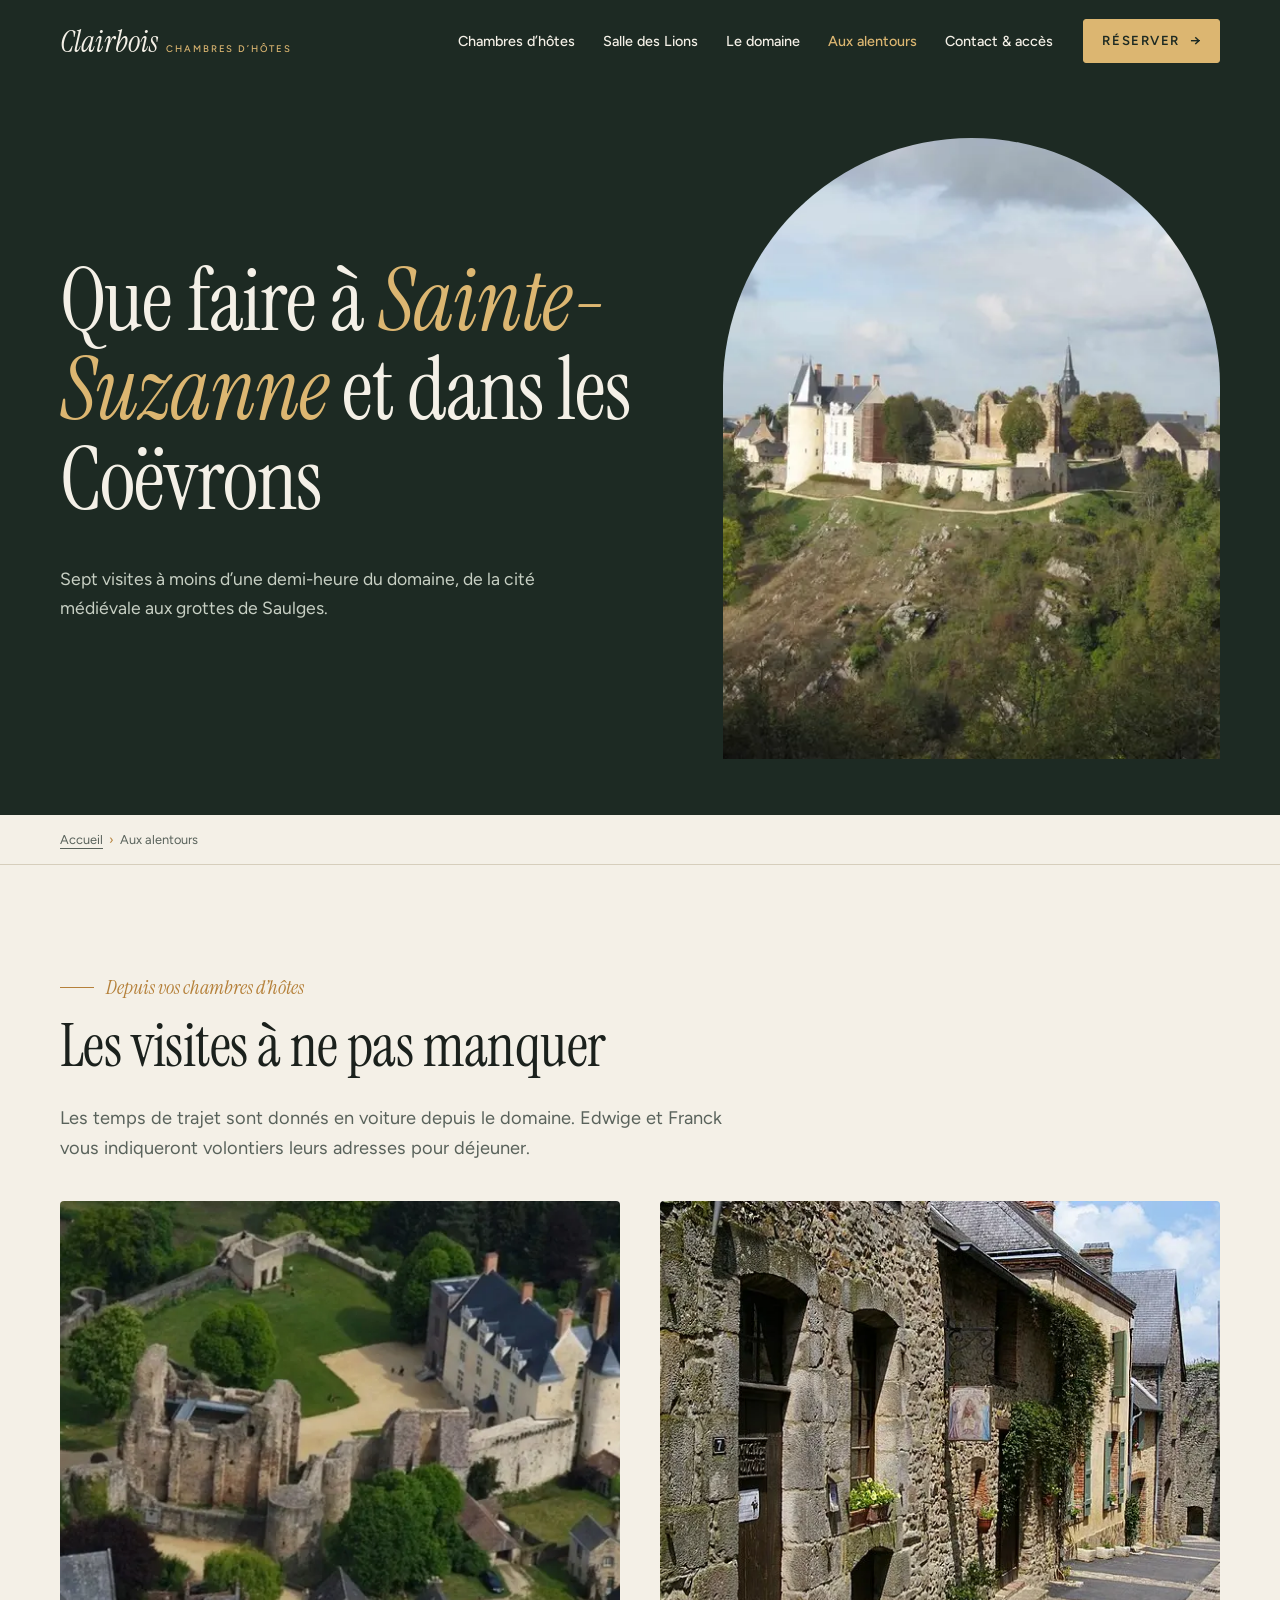
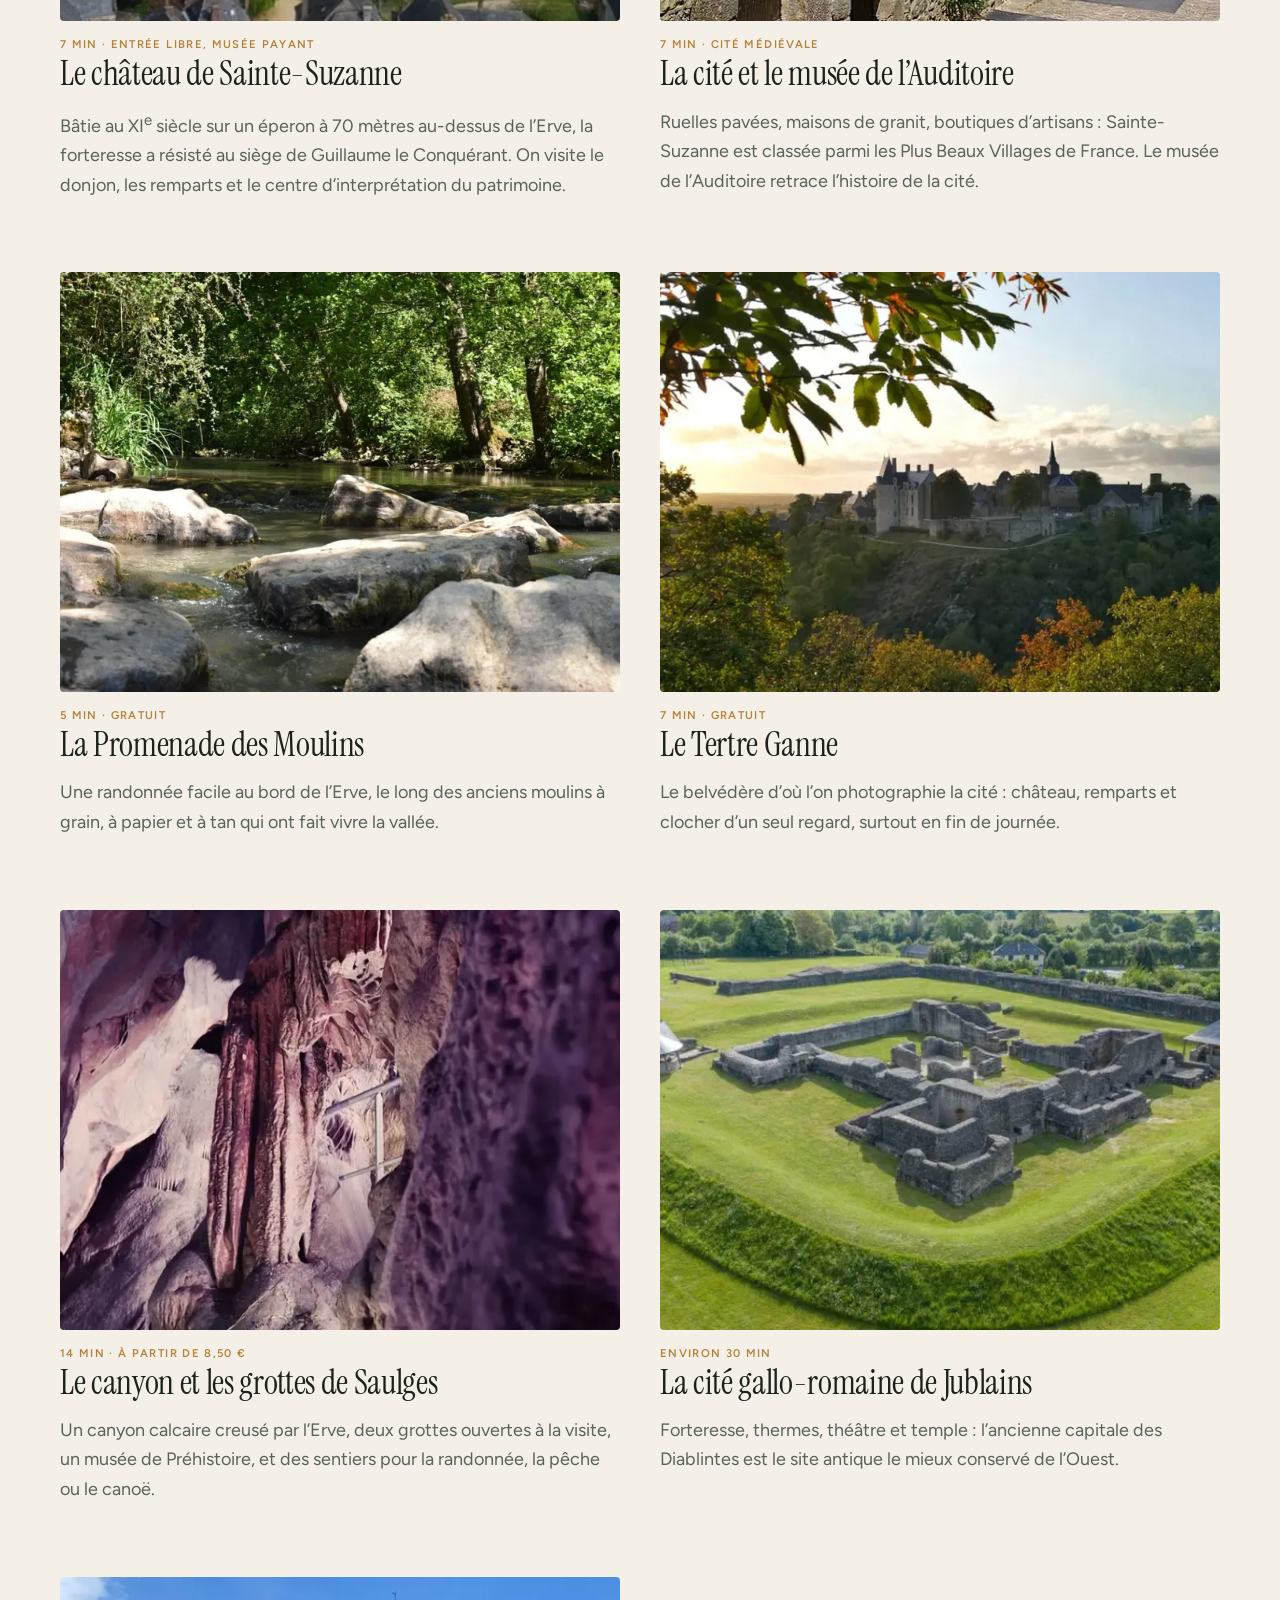
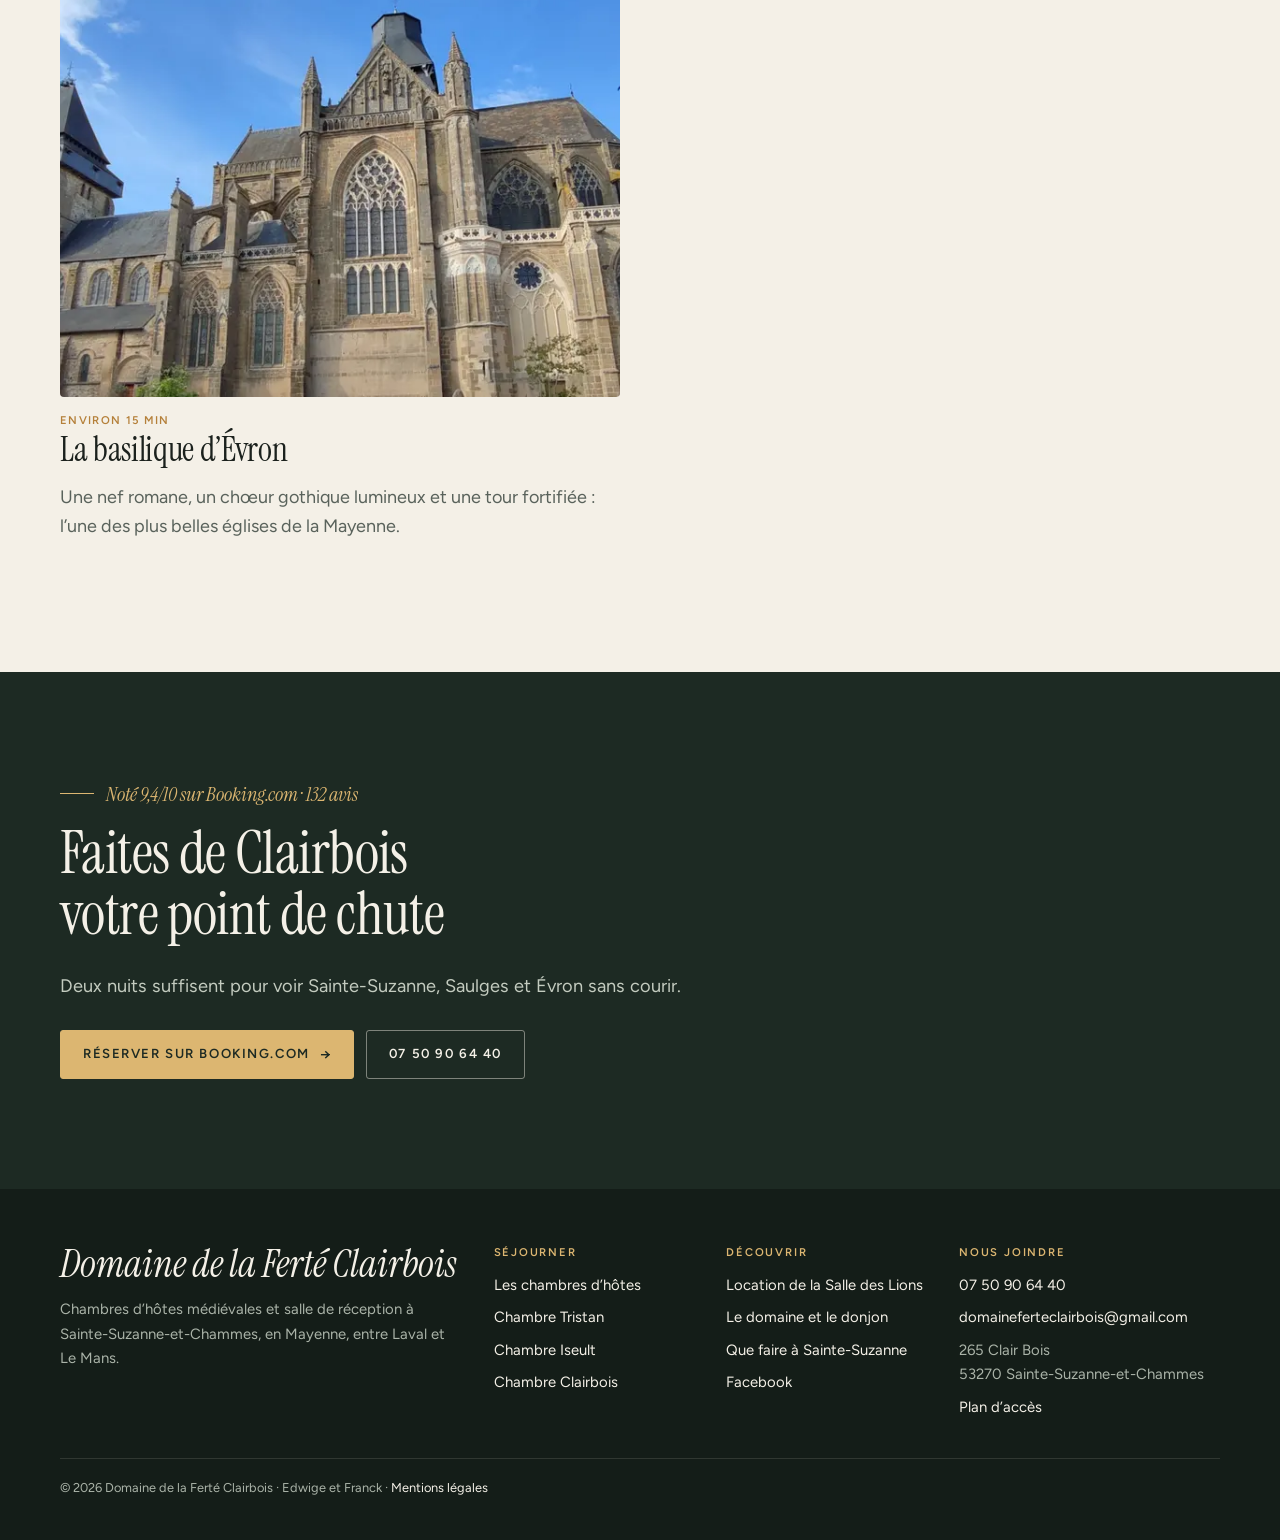
<file: autour.html>
<!doctype html>
<html lang="fr">
<head>
<meta charset="utf-8">
<meta name="viewport" content="width=device-width, initial-scale=1">
<title>Que faire à Sainte-Suzanne et aux alentours ? 7 idées de visites en Mayenne</title>
<meta name="description" content="Château et cité médiévale de Sainte-Suzanne, grottes de Saulges, Jublains, basilique d’Évron : les visites à faire autour du Domaine de la Ferté Clairbois, avec les temps de trajet.">
<link rel="canonical" href="https://domaineferteclairbois.fr/autour.html">
<meta name="robots" content="index, follow, max-image-preview:large">
<meta name="theme-color" content="#1d2a23">
<meta property="og:type" content="website">
<meta property="og:locale" content="fr_FR">
<meta property="og:site_name" content="Domaine de la Ferté Clairbois">
<meta property="og:title" content="Que faire à Sainte-Suzanne et aux alentours ? 7 idées de visites en Mayenne">
<meta property="og:description" content="Château et cité médiévale de Sainte-Suzanne, grottes de Saulges, Jublains, basilique d’Évron : les visites à faire autour du Domaine de la Ferté Clairbois, avec les temps de trajet.">
<meta property="og:url" content="https://domaineferteclairbois.fr/autour.html">
<meta property="og:image" content="https://domaineferteclairbois.fr/img/sainte-suzanne-depuis-tertre-ganne-1024.webp">
<meta name="twitter:card" content="summary_large_image">
<link rel="icon" href="favicon.svg" type="image/svg+xml">
<link rel="preconnect" href="https://fonts.googleapis.com">
<link rel="preconnect" href="https://fonts.gstatic.com" crossorigin>
<link href="https://fonts.googleapis.com/css2?family=Figtree:wght@400;500;600&family=Instrument+Serif:ital@0;1&display=swap" rel="stylesheet">
<link rel="stylesheet" href="css/style.css">
<script type="application/ld+json">{"@context":"https://schema.org","@graph":[{"@type":"BedAndBreakfast","@id":"https://domaineferteclairbois.fr/#domaine","name":"Domaine de la Ferté Clairbois","description":"Chambres d’hôtes médiévales et location de salle de réception dans la reconstitution d’une ferme fortifiée du XIIIe siècle, à Sainte-Suzanne-et-Chammes (Mayenne).","url":"https://domaineferteclairbois.fr/","telephone":"+33750906440","email":"domaineferteclairbois@gmail.com","image":["https://domaineferteclairbois.fr/img/og-domaine-ferte-clairbois.jpg","https://domaineferteclairbois.fr/img/chambre-tristan-chambre-hotes-medievale-1536.webp"],"priceRange":"€€","address":{"@type":"PostalAddress","streetAddress":"265 Clair Bois","postalCode":"53270","addressLocality":"Sainte-Suzanne-et-Chammes","addressRegion":"Pays de la Loire","addressCountry":"FR"},"geo":{"@type":"GeoCoordinates","latitude":48.0831574,"longitude":-0.3528599},"checkinTime":"17:00","checkoutTime":"12:00","numberOfRooms":3,"petsAllowed":false,"amenityFeature":[{"@type":"LocationFeatureSpecification","name":"Petit-déjeuner compris","value":true},{"@type":"LocationFeatureSpecification","name":"Salle de bain privative","value":true},{"@type":"LocationFeatureSpecification","name":"Parking privé gratuit","value":true},{"@type":"LocationFeatureSpecification","name":"Télévision","value":true},{"@type":"LocationFeatureSpecification","name":"Thé et café","value":true},{"@type":"LocationFeatureSpecification","name":"Table d’hôtes sur réservation","value":true}],"sameAs":["https://www.facebook.com/profile.php?id=100057098634137","https://www.booking.com/hotel/fr/domaine-de-la-ferte-clairbois.fr.html"]},{"@type":"BreadcrumbList","itemListElement":[{"@type":"ListItem","position":1,"name":"Accueil","item":"https://domaineferteclairbois.fr/"},{"@type":"ListItem","position":2,"name":"Aux alentours","item":"https://domaineferteclairbois.fr/autour.html"}]}]}</script>
</head>
<body>
<a class="skip" href="#contenu">Aller au contenu</a>
<header class="header">
  <div class="wrap header__in">
    <a class="logo" href="index.html" aria-label="Domaine de la Ferté Clairbois – accueil"><span>Clairbois</span><small>Chambres d’hôtes</small></a>
    <button class="burger" aria-label="Ouvrir le menu" aria-expanded="false" aria-controls="menu"><i></i><i></i><i></i></button>
    <nav class="nav" id="menu" aria-label="Navigation principale">
      <ul><li><a href="chambres-hotes.html">Chambres d’hôtes</a></li><li><a href="salle-des-lions.html">Salle des Lions</a></li><li><a href="domaine.html">Le domaine</a></li><li><a href="autour.html" aria-current="page">Aux alentours</a></li><li><a href="contact.html">Contact & accès</a></li></ul>
      <a class="btn" href="https://www.booking.com/hotel/fr/domaine-de-la-ferte-clairbois.fr.html" target="_blank" rel="noopener">Réserver</a>
    </nav>
  </div>
</header>
<main id="contenu">
<section class="hero hero--page">
  <div class="wrap hero__grid">
    <div class="hero__txt">
      <h1>Que faire à <em>Sainte-Suzanne</em> et dans les Coëvrons</h1>
      <p>Sept visites à moins d’une demi-heure du domaine, de la cité médiévale aux grottes de Saulges.</p>
      
    </div>
    <figure class="hero__fig">
      <img src="img/sainte-suzanne-cite-medievale-mayenne-800.webp" srcset="img/sainte-suzanne-cite-medievale-mayenne-800.webp 800w, img/sainte-suzanne-cite-medievale-mayenne-1024.webp 1024w" sizes="(min-width: 720px) 45vw, 100vw" width="1024" height="768" alt="La cité médiévale de Sainte-Suzanne perchée sur son éperon rocheux" fetchpriority="high">
      
    </figure>
  </div>
</section>
<nav class="crumbs" aria-label="Fil d’Ariane"><div class="wrap"><ol><li><a href="index.html">Accueil</a></li><li aria-current="page">Aux alentours</li></ol></div></nav>

<section class="section">
  <div class="wrap">
    <span class="kicker">Depuis vos chambres d’hôtes</span>
    <h2>Les visites à ne pas manquer</h2>
    <p class="lead">Les temps de trajet sont donnés en voiture depuis le domaine. Edwige et Franck vous indiqueront volontiers leurs adresses pour déjeuner.</p>
    <div class="places"><article class="place reveal"><img src="img/chateau-sainte-suzanne-vue-aerienne-800.webp" srcset="img/chateau-sainte-suzanne-vue-aerienne-800.webp 800w, img/chateau-sainte-suzanne-vue-aerienne-1024.webp 1024w" sizes="(min-width: 720px) 50vw, 100vw" width="1024" height="604" alt="Vue aérienne du château de Sainte-Suzanne et de son donjon roman" loading="lazy" decoding="async"><span class="place__meta">7 min · entrée libre, musée payant</span><h3>Le château de Sainte-Suzanne</h3><p>Bâtie au XI<sup>e</sup> siècle sur un éperon à 70 mètres au-dessus de l’Erve, la forteresse a résisté au siège de Guillaume le Conquérant. On visite le donjon, les remparts et le centre d’interprétation du patrimoine.</p></article><article class="place reveal"><img src="img/ruelle-sainte-suzanne-640.webp" srcset="img/ruelle-sainte-suzanne-640.webp 640w" sizes="(min-width: 720px) 50vw, 100vw" width="640" height="427" alt="Ruelle pavée et maisons en pierre de la cité médiévale de Sainte-Suzanne" loading="lazy" decoding="async"><span class="place__meta">7 min · cité médiévale</span><h3>La cité et le musée de l’Auditoire</h3><p>Ruelles pavées, maisons de granit, boutiques d’artisans : Sainte-Suzanne est classée parmi les Plus Beaux Villages de France. Le musée de l’Auditoire retrace l’histoire de la cité.</p></article><article class="place reveal"><img src="img/promenade-des-moulins-erve-800.webp" srcset="img/promenade-des-moulins-erve-800.webp 800w, img/promenade-des-moulins-erve-1024.webp 1024w" sizes="(min-width: 720px) 50vw, 100vw" width="1024" height="683" alt="L’Erve coulant entre les rochers sur la Promenade des Moulins" loading="lazy" decoding="async"><span class="place__meta">5 min · gratuit</span><h3>La Promenade des Moulins</h3><p>Une randonnée facile au bord de l’Erve, le long des anciens moulins à grain, à papier et à tan qui ont fait vivre la vallée.</p></article><article class="place reveal"><img src="img/sainte-suzanne-depuis-tertre-ganne-800.webp" srcset="img/sainte-suzanne-depuis-tertre-ganne-800.webp 800w, img/sainte-suzanne-depuis-tertre-ganne-1024.webp 1024w" sizes="(min-width: 720px) 50vw, 100vw" width="1024" height="575" alt="Panorama sur Sainte-Suzanne depuis le Tertre Ganne" loading="lazy" decoding="async"><span class="place__meta">7 min · gratuit</span><h3>Le Tertre Ganne</h3><p>Le belvédère d’où l’on photographie la cité : château, remparts et clocher d’un seul regard, surtout en fin de journée.</p></article><article class="place reveal"><img src="img/grottes-de-saulges-800.webp" srcset="img/grottes-de-saulges-800.webp 800w, img/grottes-de-saulges-1024.webp 1024w" sizes="(min-width: 720px) 50vw, 100vw" width="1024" height="576" alt="Stalactites et draperies dans les grottes de Saulges" loading="lazy" decoding="async"><span class="place__meta">14 min · à partir de 8,50 €</span><h3>Le canyon et les grottes de Saulges</h3><p>Un canyon calcaire creusé par l’Erve, deux grottes ouvertes à la visite, un musée de Préhistoire, et des sentiers pour la randonnée, la pêche ou le canoë.</p></article><article class="place reveal"><img src="img/jublains-forteresse-gallo-romaine-800.webp" srcset="img/jublains-forteresse-gallo-romaine-800.webp 800w, img/jublains-forteresse-gallo-romaine-1024.webp 1024w" sizes="(min-width: 720px) 50vw, 100vw" width="1024" height="512" alt="Vue aérienne de la forteresse gallo-romaine de Jublains" loading="lazy" decoding="async"><span class="place__meta">Environ 30 min</span><h3>La cité gallo-romaine de Jublains</h3><p>Forteresse, thermes, théâtre et temple : l’ancienne capitale des Diablintes est le site antique le mieux conservé de l’Ouest.</p></article><article class="place reveal"><img src="img/basilique-evron-800.webp" srcset="img/basilique-evron-800.webp 800w, img/basilique-evron-1024.webp 1024w" sizes="(min-width: 720px) 50vw, 100vw" width="1024" height="575" alt="Façade gothique de la basilique Notre-Dame-de-l’Épine à Évron" loading="lazy" decoding="async"><span class="place__meta">Environ 15 min</span><h3>La basilique d’Évron</h3><p>Une nef romane, un chœur gothique lumineux et une tour fortifiée : l’une des plus belles églises de la Mayenne.</p></article></div>
  </div>
</section>
<section class="section section--dark cta">
  <div class="wrap reveal">
    <span class="kicker">Noté 9,4/10 sur Booking.com · 132 avis</span>
    <h2>Faites de Clairbois votre point de chute</h2>
    <p class="lead">Deux nuits suffisent pour voir Sainte-Suzanne, Saulges et Évron sans courir.</p>
    <div class="btns"><a class="btn" href="https://www.booking.com/hotel/fr/domaine-de-la-ferte-clairbois.fr.html" target="_blank" rel="noopener">Réserver sur Booking.com</a><a class="btn btn--light" href="tel:+33750906440">07 50 90 64 40</a></div>
  </div>
</section>
</main>
<footer class="footer">
  <div class="wrap">
    <div class="footer__grid">
      <div>
        <span class="footer__name">Domaine de la Ferté Clairbois</span>
        <p>Chambres d’hôtes médiévales et salle de réception à Sainte-Suzanne-et-Chammes, en Mayenne, entre Laval et Le Mans.</p>
      </div>
      <div>
        <h2>Séjourner</h2>
        <ul>
          <li><a href="chambres-hotes.html">Les chambres d’hôtes</a></li>
          <li><a href="chambre-tristan.html">Chambre Tristan</a></li>
          <li><a href="chambre-iseult.html">Chambre Iseult</a></li>
          <li><a href="chambre-clairbois.html">Chambre Clairbois</a></li>
        </ul>
      </div>
      <div>
        <h2>Découvrir</h2>
        <ul>
          <li><a href="salle-des-lions.html">Location de la Salle des Lions</a></li>
          <li><a href="domaine.html">Le domaine et le donjon</a></li>
          <li><a href="autour.html">Que faire à Sainte-Suzanne</a></li>
          <li><a href="https://www.facebook.com/profile.php?id=100057098634137" rel="noopener" target="_blank">Facebook</a></li>
        </ul>
      </div>
      <div>
        <h2>Nous joindre</h2>
        <ul>
          <li><a href="tel:+33750906440">07 50 90 64 40</a></li>
          <li><a href="mailto:domaineferteclairbois@gmail.com">domaineferteclairbois@gmail.com</a></li>
          <li>265 Clair Bois<br>53270 Sainte-Suzanne-et-Chammes</li>
          <li><a href="contact.html">Plan d’accès</a></li>
        </ul>
      </div>
    </div>
    <p class="footer__legal">© 2026 Domaine de la Ferté Clairbois · Edwige et Franck · <a href="mentions-legales.html">Mentions légales</a></p>
  </div>
</footer>
<div class="bar"><a href="tel:+33750906440">Appeler</a><a href="https://www.booking.com/hotel/fr/domaine-de-la-ferte-clairbois.fr.html" target="_blank" rel="noopener">Réserver sur Booking</a></div>
<script src="js/main.js" defer></script>
</body>
</html>
</file>
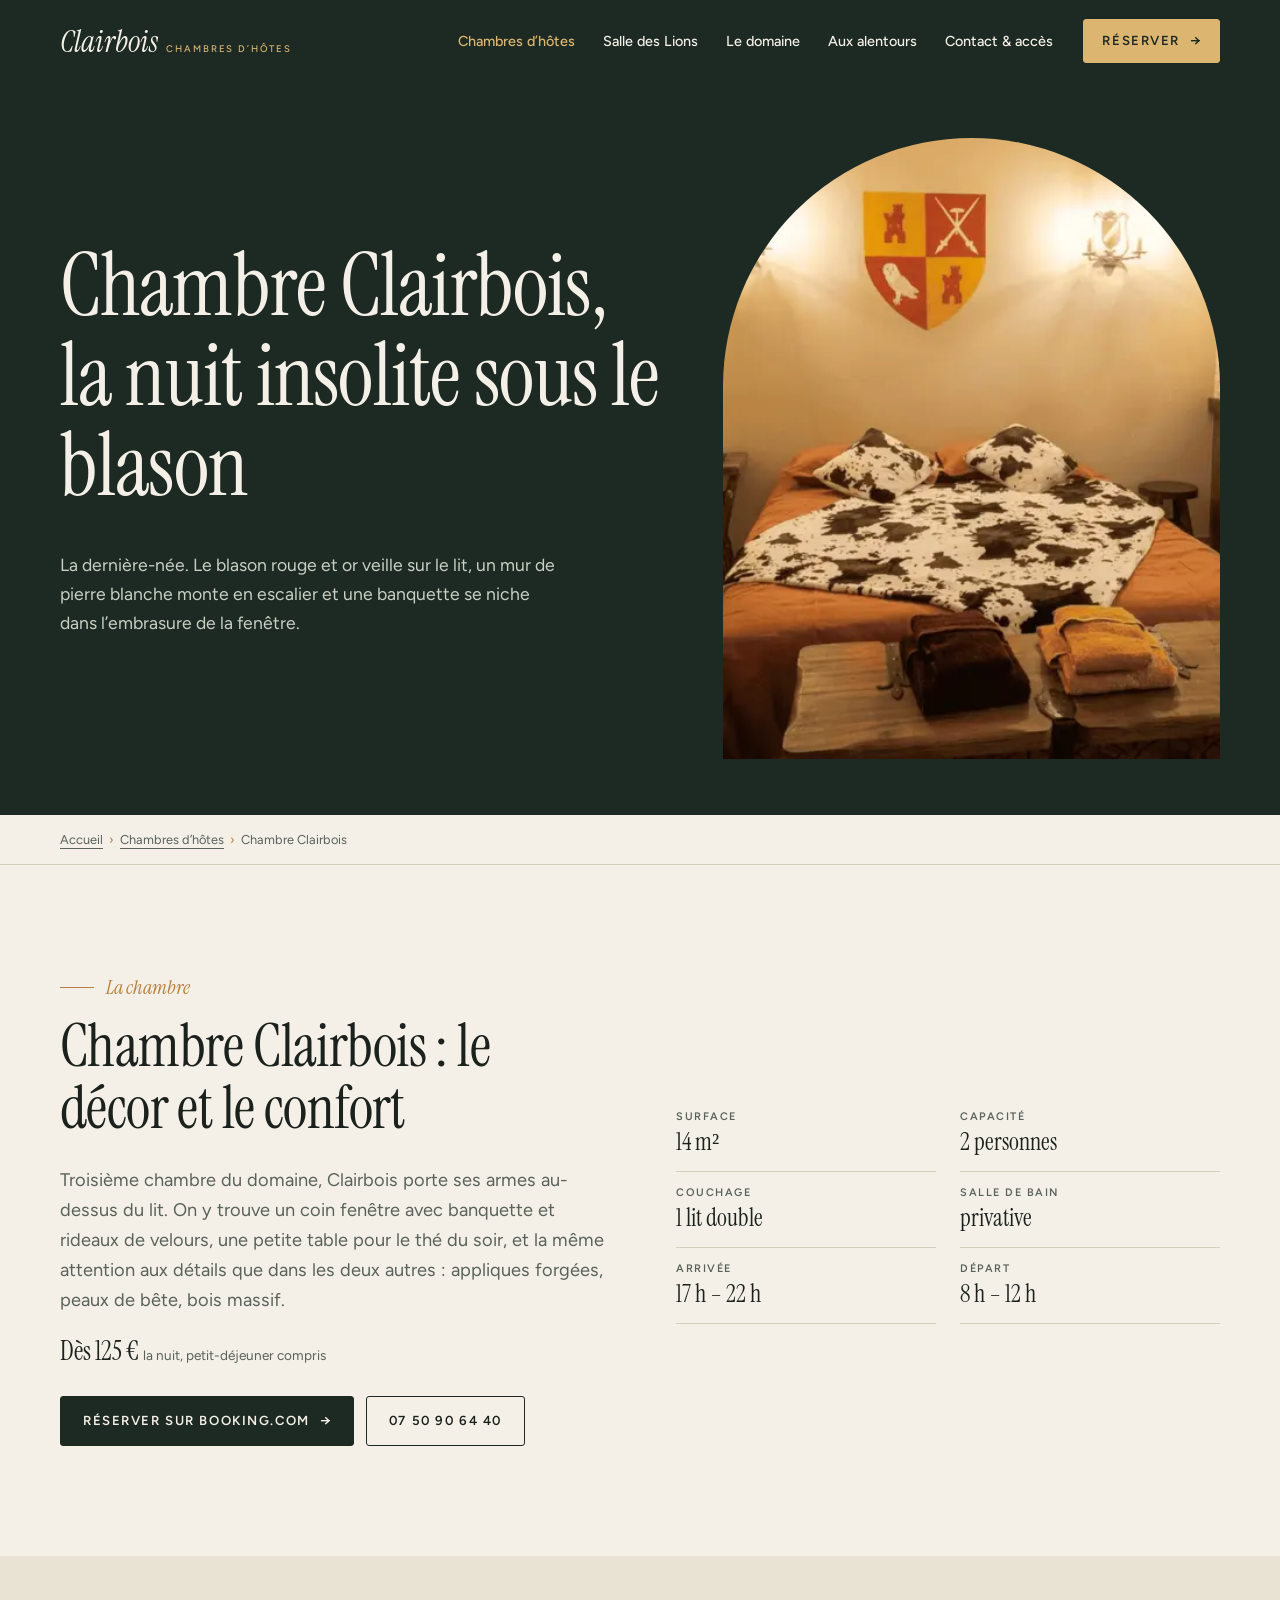
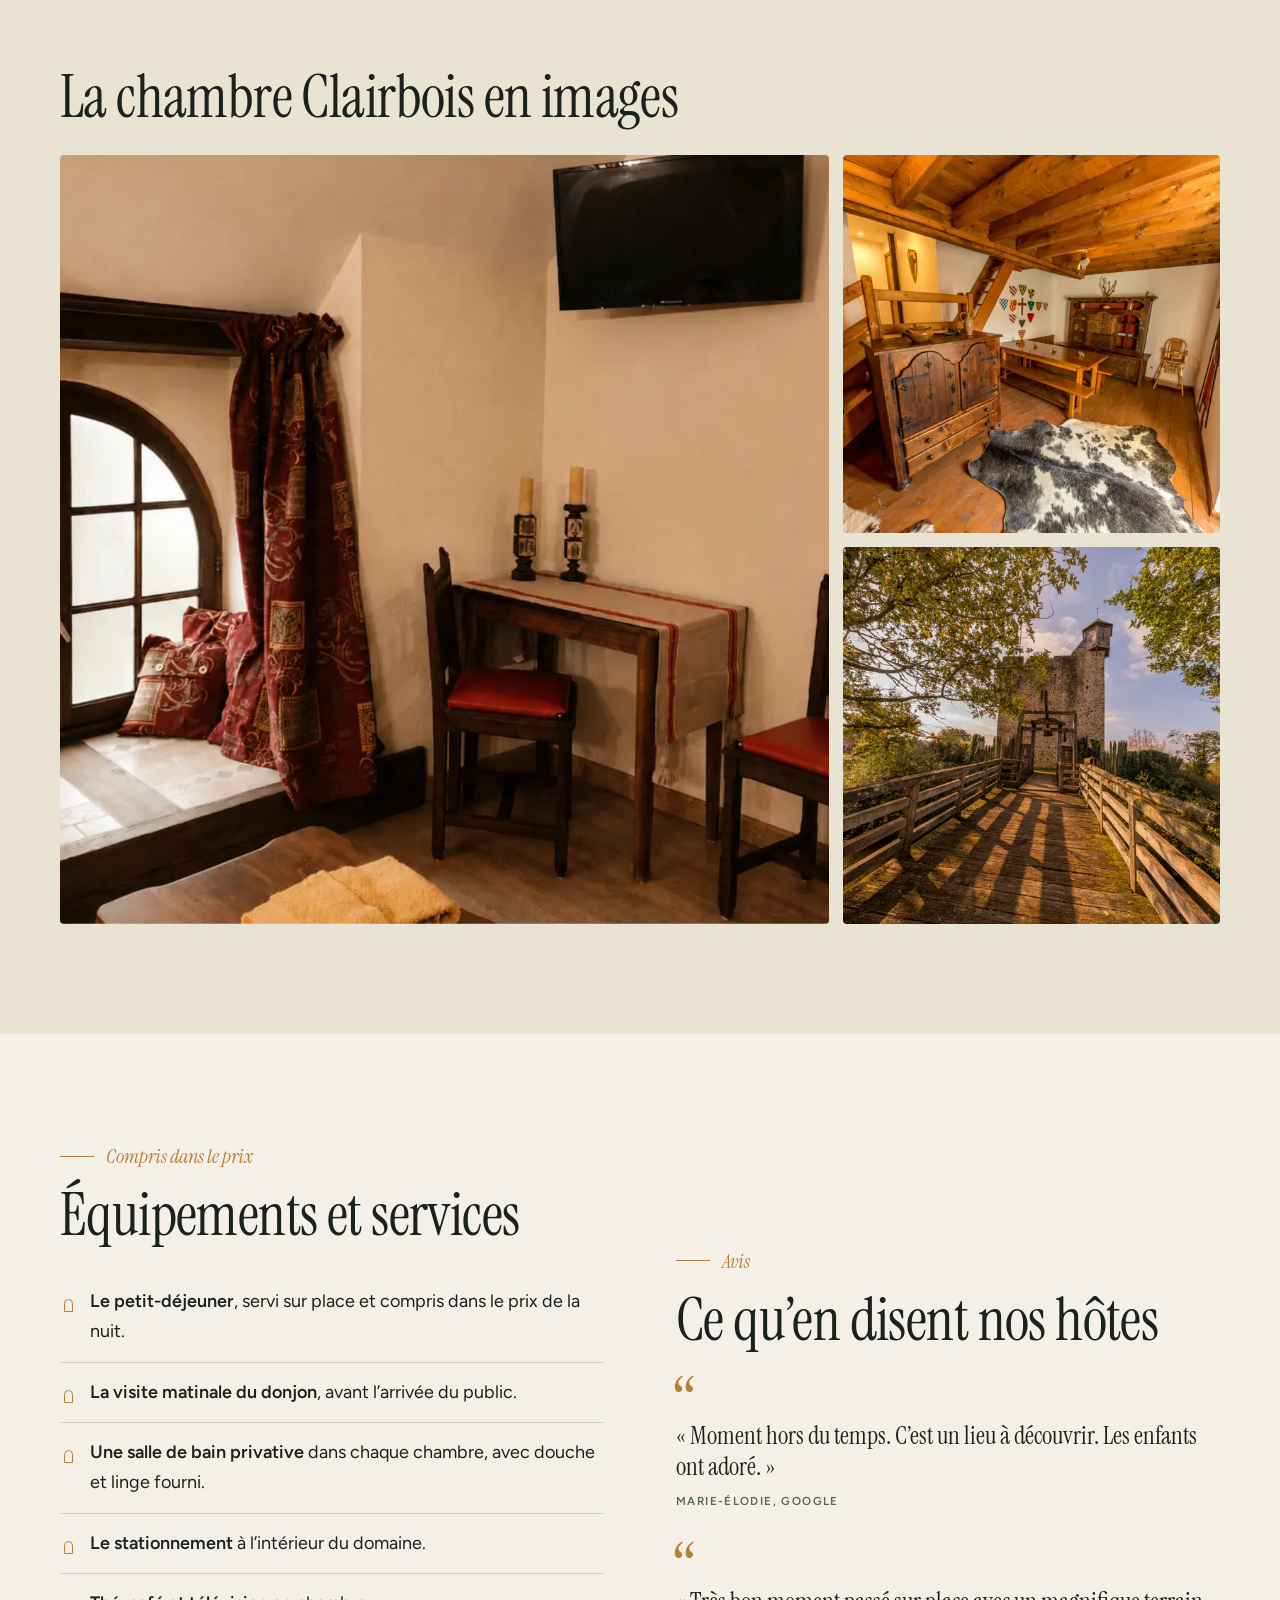
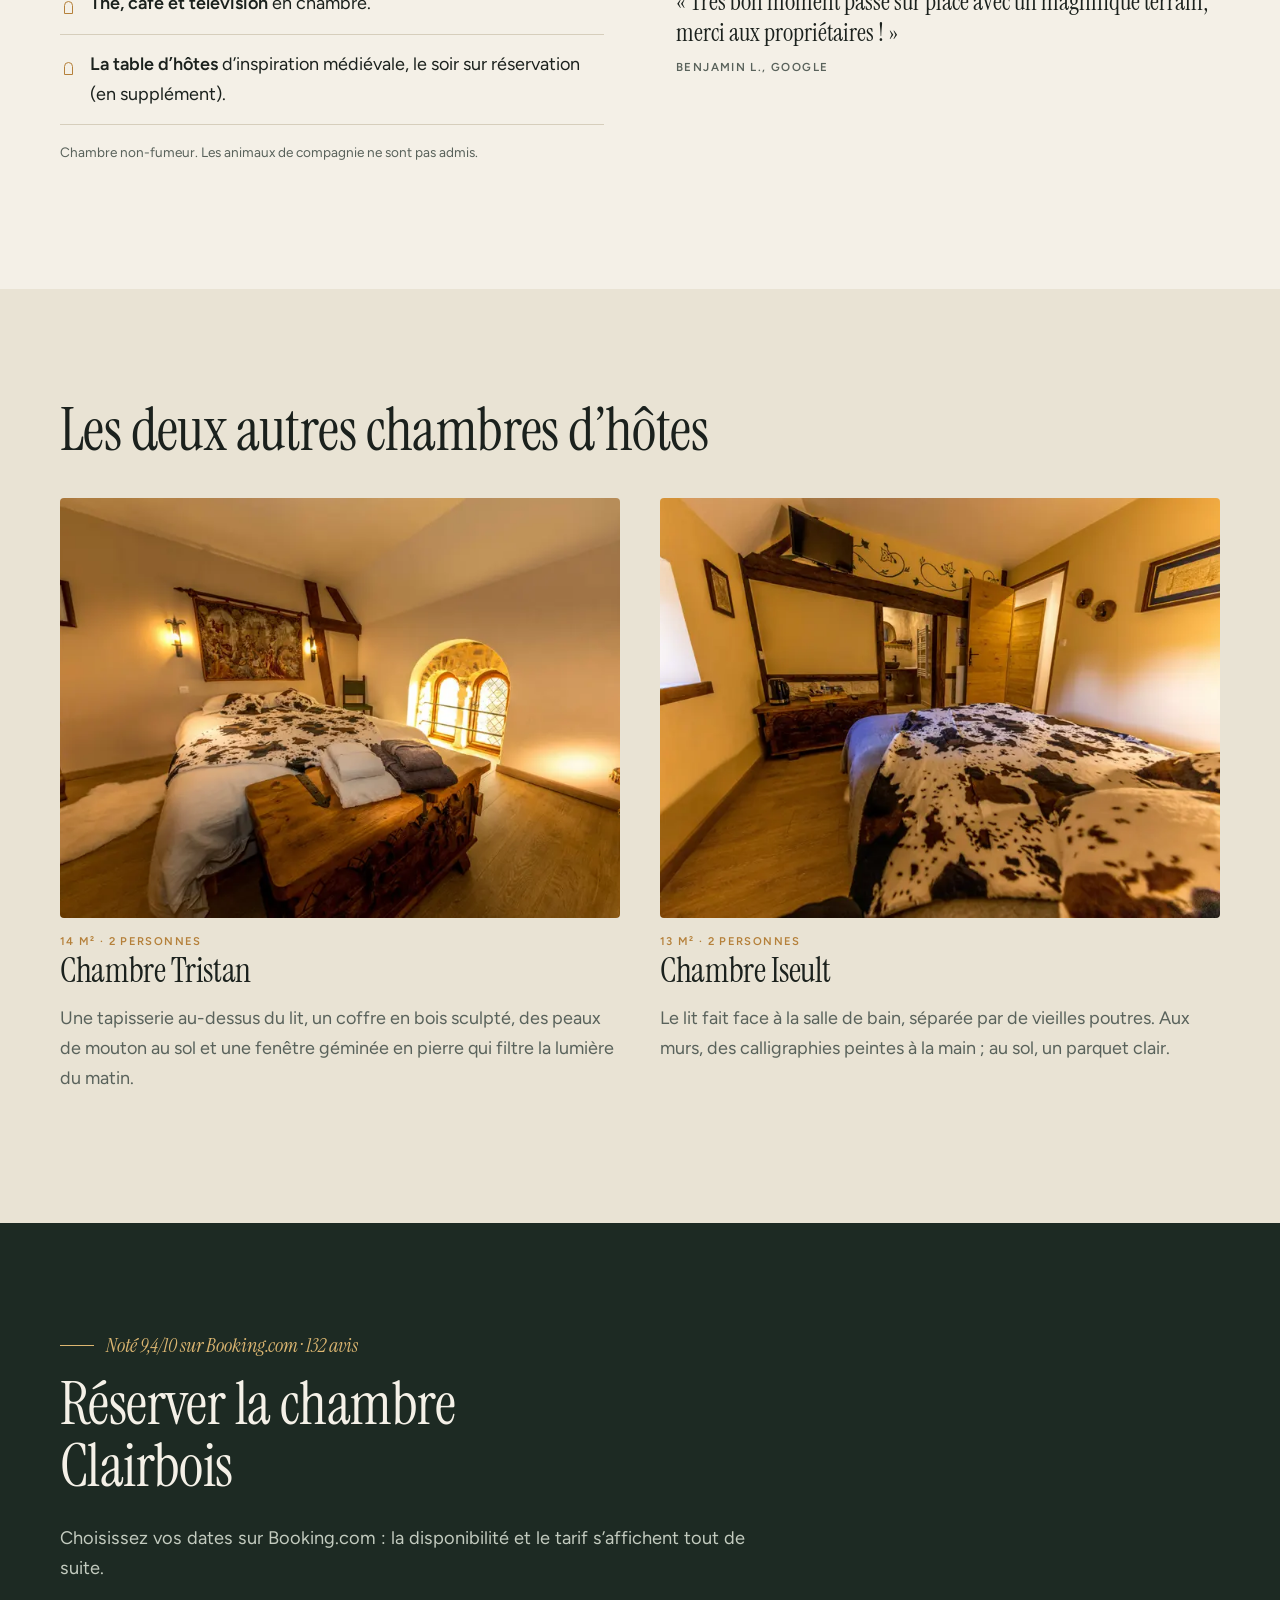
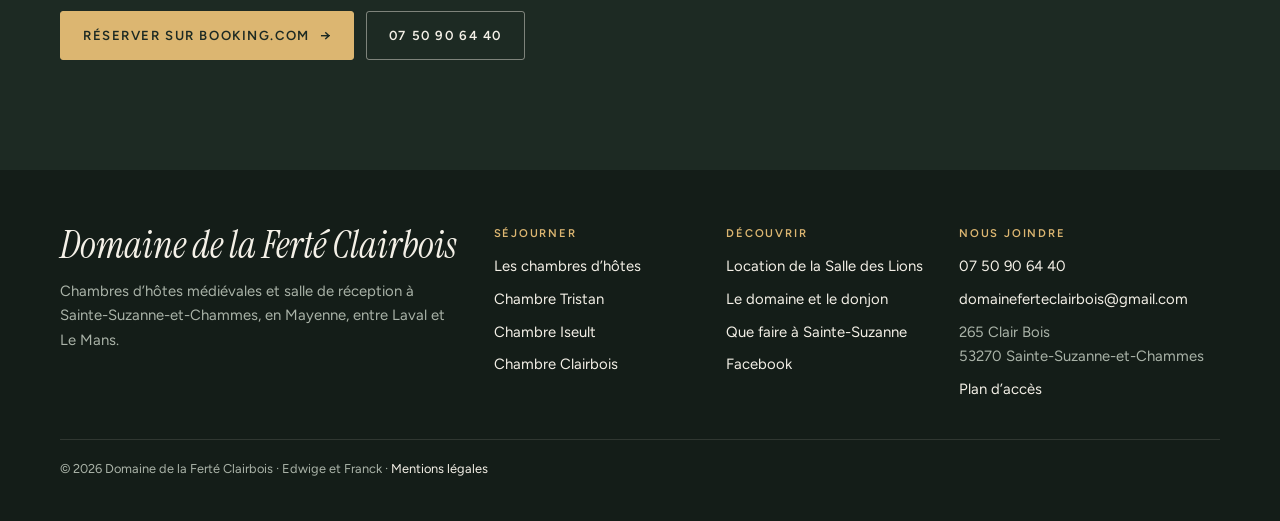
<file: chambre-clairbois.html>
<!doctype html>
<html lang="fr">
<head>
<meta charset="utf-8">
<meta name="viewport" content="width=device-width, initial-scale=1">
<title>Chambre Clairbois – chambre d’hôtes insolite en Mayenne</title>
<meta name="description" content="Chambre d’hôtes Clairbois, 14 m² pour 2 personnes : blason, pierre apparente, coin lecture, salle de bain privative. Petit-déjeuner et visite du donjon compris.">
<link rel="canonical" href="https://domaineferteclairbois.fr/chambre-clairbois.html">
<meta name="robots" content="index, follow, max-image-preview:large">
<meta name="theme-color" content="#1d2a23">
<meta property="og:type" content="website">
<meta property="og:locale" content="fr_FR">
<meta property="og:site_name" content="Domaine de la Ferté Clairbois">
<meta property="og:title" content="Chambre Clairbois – chambre d’hôtes insolite en Mayenne">
<meta property="og:description" content="Chambre d’hôtes Clairbois, 14 m² pour 2 personnes : blason, pierre apparente, coin lecture, salle de bain privative. Petit-déjeuner et visite du donjon compris.">
<meta property="og:url" content="https://domaineferteclairbois.fr/chambre-clairbois.html">
<meta property="og:image" content="https://domaineferteclairbois.fr/img/chambre-clairbois-lit-blason-1536.webp">
<meta name="twitter:card" content="summary_large_image">
<link rel="icon" href="favicon.svg" type="image/svg+xml">
<link rel="preconnect" href="https://fonts.googleapis.com">
<link rel="preconnect" href="https://fonts.gstatic.com" crossorigin>
<link href="https://fonts.googleapis.com/css2?family=Figtree:wght@400;500;600&family=Instrument+Serif:ital@0;1&display=swap" rel="stylesheet">
<link rel="stylesheet" href="css/style.css">
<script type="application/ld+json">{"@context":"https://schema.org","@graph":[{"@type":"BedAndBreakfast","@id":"https://domaineferteclairbois.fr/#domaine","name":"Domaine de la Ferté Clairbois","description":"Chambres d’hôtes médiévales et location de salle de réception dans la reconstitution d’une ferme fortifiée du XIIIe siècle, à Sainte-Suzanne-et-Chammes (Mayenne).","url":"https://domaineferteclairbois.fr/","telephone":"+33750906440","email":"domaineferteclairbois@gmail.com","image":["https://domaineferteclairbois.fr/img/og-domaine-ferte-clairbois.jpg","https://domaineferteclairbois.fr/img/chambre-tristan-chambre-hotes-medievale-1536.webp"],"priceRange":"€€","address":{"@type":"PostalAddress","streetAddress":"265 Clair Bois","postalCode":"53270","addressLocality":"Sainte-Suzanne-et-Chammes","addressRegion":"Pays de la Loire","addressCountry":"FR"},"geo":{"@type":"GeoCoordinates","latitude":48.0831574,"longitude":-0.3528599},"checkinTime":"17:00","checkoutTime":"12:00","numberOfRooms":3,"petsAllowed":false,"amenityFeature":[{"@type":"LocationFeatureSpecification","name":"Petit-déjeuner compris","value":true},{"@type":"LocationFeatureSpecification","name":"Salle de bain privative","value":true},{"@type":"LocationFeatureSpecification","name":"Parking privé gratuit","value":true},{"@type":"LocationFeatureSpecification","name":"Télévision","value":true},{"@type":"LocationFeatureSpecification","name":"Thé et café","value":true},{"@type":"LocationFeatureSpecification","name":"Table d’hôtes sur réservation","value":true}],"sameAs":["https://www.facebook.com/profile.php?id=100057098634137","https://www.booking.com/hotel/fr/domaine-de-la-ferte-clairbois.fr.html"]},{"@type":"BreadcrumbList","itemListElement":[{"@type":"ListItem","position":1,"name":"Accueil","item":"https://domaineferteclairbois.fr/"},{"@type":"ListItem","position":2,"name":"Chambres d’hôtes","item":"https://domaineferteclairbois.fr/chambres-hotes.html"},{"@type":"ListItem","position":3,"name":"Chambre Clairbois","item":"https://domaineferteclairbois.fr/chambre-clairbois.html"}]},{"@type":"HotelRoom","name":"Chambre Clairbois","description":"Chambre d’hôtes Clairbois, 14 m² pour 2 personnes : blason, pierre apparente, coin lecture, salle de bain privative. Petit-déjeuner et visite du donjon compris.","url":"https://domaineferteclairbois.fr/chambre-clairbois.html","image":"https://domaineferteclairbois.fr/img/chambre-clairbois-lit-blason-1536.webp","occupancy":{"@type":"QuantitativeValue","maxValue":2},"floorSize":{"@type":"QuantitativeValue","value":14,"unitCode":"MTK"},"bed":{"@type":"BedDetails","numberOfBeds":1,"typeOfBed":"Lit double"},"containedInPlace":{"@id":"https://domaineferteclairbois.fr/#domaine"}}]}</script>
</head>
<body>
<a class="skip" href="#contenu">Aller au contenu</a>
<header class="header">
  <div class="wrap header__in">
    <a class="logo" href="index.html" aria-label="Domaine de la Ferté Clairbois – accueil"><span>Clairbois</span><small>Chambres d’hôtes</small></a>
    <button class="burger" aria-label="Ouvrir le menu" aria-expanded="false" aria-controls="menu"><i></i><i></i><i></i></button>
    <nav class="nav" id="menu" aria-label="Navigation principale">
      <ul><li><a href="chambres-hotes.html" aria-current="page">Chambres d’hôtes</a></li><li><a href="salle-des-lions.html">Salle des Lions</a></li><li><a href="domaine.html">Le domaine</a></li><li><a href="autour.html">Aux alentours</a></li><li><a href="contact.html">Contact & accès</a></li></ul>
      <a class="btn" href="https://www.booking.com/hotel/fr/domaine-de-la-ferte-clairbois.fr.html" target="_blank" rel="noopener">Réserver</a>
    </nav>
  </div>
</header>
<main id="contenu">
<section class="hero hero--page">
  <div class="wrap hero__grid">
    <div class="hero__txt">
      <h1>Chambre Clairbois, la nuit insolite sous le blason</h1>
      <p>La dernière-née. Le blason rouge et or veille sur le lit, un mur de pierre blanche monte en escalier et une banquette se niche dans l’embrasure de la fenêtre.</p>
      
    </div>
    <figure class="hero__fig">
      <img src="img/chambre-clairbois-lit-blason-800.webp" srcset="img/chambre-clairbois-lit-blason-800.webp 800w, img/chambre-clairbois-lit-blason-1536.webp 1536w" sizes="(min-width: 720px) 45vw, 100vw" width="1536" height="1024" alt="Chambre d’hôtes Clairbois : lit double sous le blason rouge et or du domaine" fetchpriority="high">
      
    </figure>
  </div>
</section>
<nav class="crumbs" aria-label="Fil d’Ariane"><div class="wrap"><ol><li><a href="index.html">Accueil</a></li><li><a href="chambres-hotes.html">Chambres d’hôtes</a></li><li aria-current="page">Chambre Clairbois</li></ol></div></nav>

<section class="section">
  <div class="wrap split">
    <div class="reveal">
      <span class="kicker">La chambre</span>
      <h2>Chambre Clairbois : le décor et le confort</h2>
      <p class="lead">Troisième chambre du domaine, Clairbois porte ses armes au-dessus du lit. On y trouve un coin fenêtre avec banquette et rideaux de velours, une petite table pour le thé du soir, et la même attention aux détails que dans les deux autres : appliques forgées, peaux de bête, bois massif.</p>
      <p class="price">Dès 125 € <small>la nuit, petit-déjeuner compris</small></p>
      <div class="btns"><a class="btn" href="https://www.booking.com/hotel/fr/domaine-de-la-ferte-clairbois.fr.html" target="_blank" rel="noopener">Réserver sur Booking.com</a><a class="btn btn--ghost" href="tel:+33750906440">07 50 90 64 40</a></div>
    </div>
    <div class="reveal">
      <dl class="dl" style="grid-template-columns:1fr 1fr">
        <div><dt>Surface</dt><dd>14 m²</dd></div>
        <div><dt>Capacité</dt><dd>2 personnes</dd></div>
        <div><dt>Couchage</dt><dd>1 lit double</dd></div>
        <div><dt>Salle de bain</dt><dd>privative</dd></div>
        <div><dt>Arrivée</dt><dd>17 h – 22 h</dd></div>
        <div><dt>Départ</dt><dd>8 h – 12 h</dd></div>
      </dl>
    </div>
  </div>
</section>

<section class="section section--tint">
  <div class="wrap">
    <h2>La chambre Clairbois en images</h2>
    <div class="gallery" style="margin-top:28px">
      <div class="wide reveal"><img src="img/chambre-clairbois-coin-fenetre-800.webp" srcset="img/chambre-clairbois-coin-fenetre-800.webp 800w, img/chambre-clairbois-coin-fenetre-1536.webp 1536w" sizes="(min-width: 720px) 66vw, 100vw" width="1536" height="1024" alt="Banquette de fenêtre, rideaux de velours et table en bois de la chambre Clairbois" loading="lazy" decoding="async"></div>
      <div class="reveal"><img src="img/salon-medieval-chambres-hotes-800.webp" srcset="img/salon-medieval-chambres-hotes-800.webp 800w, img/salon-medieval-chambres-hotes-1536.webp 1536w" sizes="(min-width: 720px) 33vw, 50vw" width="1536" height="1024" alt="Palier des chambres d’hôtes : charpente apparente, coffre médiéval et blasons" loading="lazy" decoding="async"></div>
      <div class="reveal"><img src="img/donjon-clairbois-pont-800.webp" srcset="img/donjon-clairbois-pont-800.webp 800w, img/donjon-clairbois-pont-1600.webp 1600w" sizes="(min-width: 720px) 33vw, 50vw" width="1600" height="1067" alt="Le donjon de Clairbois vu depuis le pont de bois, visite comprise dans la nuitée" loading="lazy" decoding="async"></div>
    </div>
  </div>
</section>

<section class="section">
  <div class="wrap split">
    <div class="reveal">
      <span class="kicker">Compris dans le prix</span>
      <h2>Équipements et services</h2>
      <ul class="ticks">
  <li><strong>Le petit-déjeuner</strong>, servi sur place et compris dans le prix de la nuit.</li>
  <li><strong>La visite matinale du donjon</strong>, avant l’arrivée du public.</li>
  <li><strong>Une salle de bain privative</strong> dans chaque chambre, avec douche et linge fourni.</li>
  <li><strong>Le stationnement</strong> à l’intérieur du domaine.</li>
  <li><strong>Thé, café et télévision</strong> en chambre.</li>
  <li><strong>La table d’hôtes</strong> d’inspiration médiévale, le soir sur réservation (en supplément).</li>
</ul>
      <p class="note" style="margin-top:16px">Chambre non-fumeur. Les animaux de compagnie ne sont pas admis.</p>
    </div>
    <div class="reveal">
      <span class="kicker">Avis</span>
      <h2>Ce qu’en disent nos hôtes</h2>
      <div class="quotes" style="grid-template-columns:1fr"><blockquote class="quote"><p>« Moment hors du temps. C’est un lieu à découvrir. Les enfants ont adoré. »</p><footer>Marie-Élodie, Google</footer></blockquote><blockquote class="quote"><p>« Très bon moment passé sur place avec un magnifique terrain, merci aux propriétaires ! »</p><footer>Benjamin L., Google</footer></blockquote></div>
    </div>
  </div>
</section>

<section class="section section--tint">
  <div class="wrap">
    <h2>Les deux autres chambres d’hôtes</h2>
    <div class="places"><article class="place reveal"><a href="chambre-tristan.html"><img src="img/chambre-tristan-chambre-hotes-medievale-800.webp" srcset="img/chambre-tristan-chambre-hotes-medievale-800.webp 800w, img/chambre-tristan-chambre-hotes-medievale-1536.webp 1536w" sizes="(min-width: 720px) 50vw, 100vw" width="1536" height="1024" alt="Chambre d’hôtes Tristan : lit double, tapisserie médiévale et fenêtre romane en pierre" loading="lazy" decoding="async"></a><span class="place__meta">14 m² · 2 personnes</span><h3><a href="chambre-tristan.html" style="color:inherit;text-decoration:none">Chambre Tristan</a></h3><p>Une tapisserie au-dessus du lit, un coffre en bois sculpté, des peaux de mouton au sol et une fenêtre géminée en pierre qui filtre la lumière du matin.</p></article><article class="place reveal"><a href="chambre-iseult.html"><img src="img/chambre-iseult-chambre-hotes-medievale-800.webp" srcset="img/chambre-iseult-chambre-hotes-medievale-800.webp 800w, img/chambre-iseult-chambre-hotes-medievale-1536.webp 1536w" sizes="(min-width: 720px) 50vw, 100vw" width="1536" height="1024" alt="Chambre d’hôtes Iseult : lit double, calligraphies murales et salle de bain derrière les poutres" loading="lazy" decoding="async"></a><span class="place__meta">13 m² · 2 personnes</span><h3><a href="chambre-iseult.html" style="color:inherit;text-decoration:none">Chambre Iseult</a></h3><p>Le lit fait face à la salle de bain, séparée par de vieilles poutres. Aux murs, des calligraphies peintes à la main ; au sol, un parquet clair.</p></article></div>
  </div>
</section>
<section class="section section--dark cta">
  <div class="wrap reveal">
    <span class="kicker">Noté 9,4/10 sur Booking.com · 132 avis</span>
    <h2>Réserver la chambre Clairbois</h2>
    <p class="lead">Choisissez vos dates sur Booking.com : la disponibilité et le tarif s’affichent tout de suite.</p>
    <div class="btns"><a class="btn" href="https://www.booking.com/hotel/fr/domaine-de-la-ferte-clairbois.fr.html" target="_blank" rel="noopener">Réserver sur Booking.com</a><a class="btn btn--light" href="tel:+33750906440">07 50 90 64 40</a></div>
  </div>
</section>
</main>
<footer class="footer">
  <div class="wrap">
    <div class="footer__grid">
      <div>
        <span class="footer__name">Domaine de la Ferté Clairbois</span>
        <p>Chambres d’hôtes médiévales et salle de réception à Sainte-Suzanne-et-Chammes, en Mayenne, entre Laval et Le Mans.</p>
      </div>
      <div>
        <h2>Séjourner</h2>
        <ul>
          <li><a href="chambres-hotes.html">Les chambres d’hôtes</a></li>
          <li><a href="chambre-tristan.html">Chambre Tristan</a></li>
          <li><a href="chambre-iseult.html">Chambre Iseult</a></li>
          <li><a href="chambre-clairbois.html">Chambre Clairbois</a></li>
        </ul>
      </div>
      <div>
        <h2>Découvrir</h2>
        <ul>
          <li><a href="salle-des-lions.html">Location de la Salle des Lions</a></li>
          <li><a href="domaine.html">Le domaine et le donjon</a></li>
          <li><a href="autour.html">Que faire à Sainte-Suzanne</a></li>
          <li><a href="https://www.facebook.com/profile.php?id=100057098634137" rel="noopener" target="_blank">Facebook</a></li>
        </ul>
      </div>
      <div>
        <h2>Nous joindre</h2>
        <ul>
          <li><a href="tel:+33750906440">07 50 90 64 40</a></li>
          <li><a href="mailto:domaineferteclairbois@gmail.com">domaineferteclairbois@gmail.com</a></li>
          <li>265 Clair Bois<br>53270 Sainte-Suzanne-et-Chammes</li>
          <li><a href="contact.html">Plan d’accès</a></li>
        </ul>
      </div>
    </div>
    <p class="footer__legal">© 2026 Domaine de la Ferté Clairbois · Edwige et Franck · <a href="mentions-legales.html">Mentions légales</a></p>
  </div>
</footer>
<div class="bar"><a href="tel:+33750906440">Appeler</a><a href="https://www.booking.com/hotel/fr/domaine-de-la-ferte-clairbois.fr.html" target="_blank" rel="noopener">Réserver sur Booking</a></div>
<script src="js/main.js" defer></script>
</body>
</html>
</file>
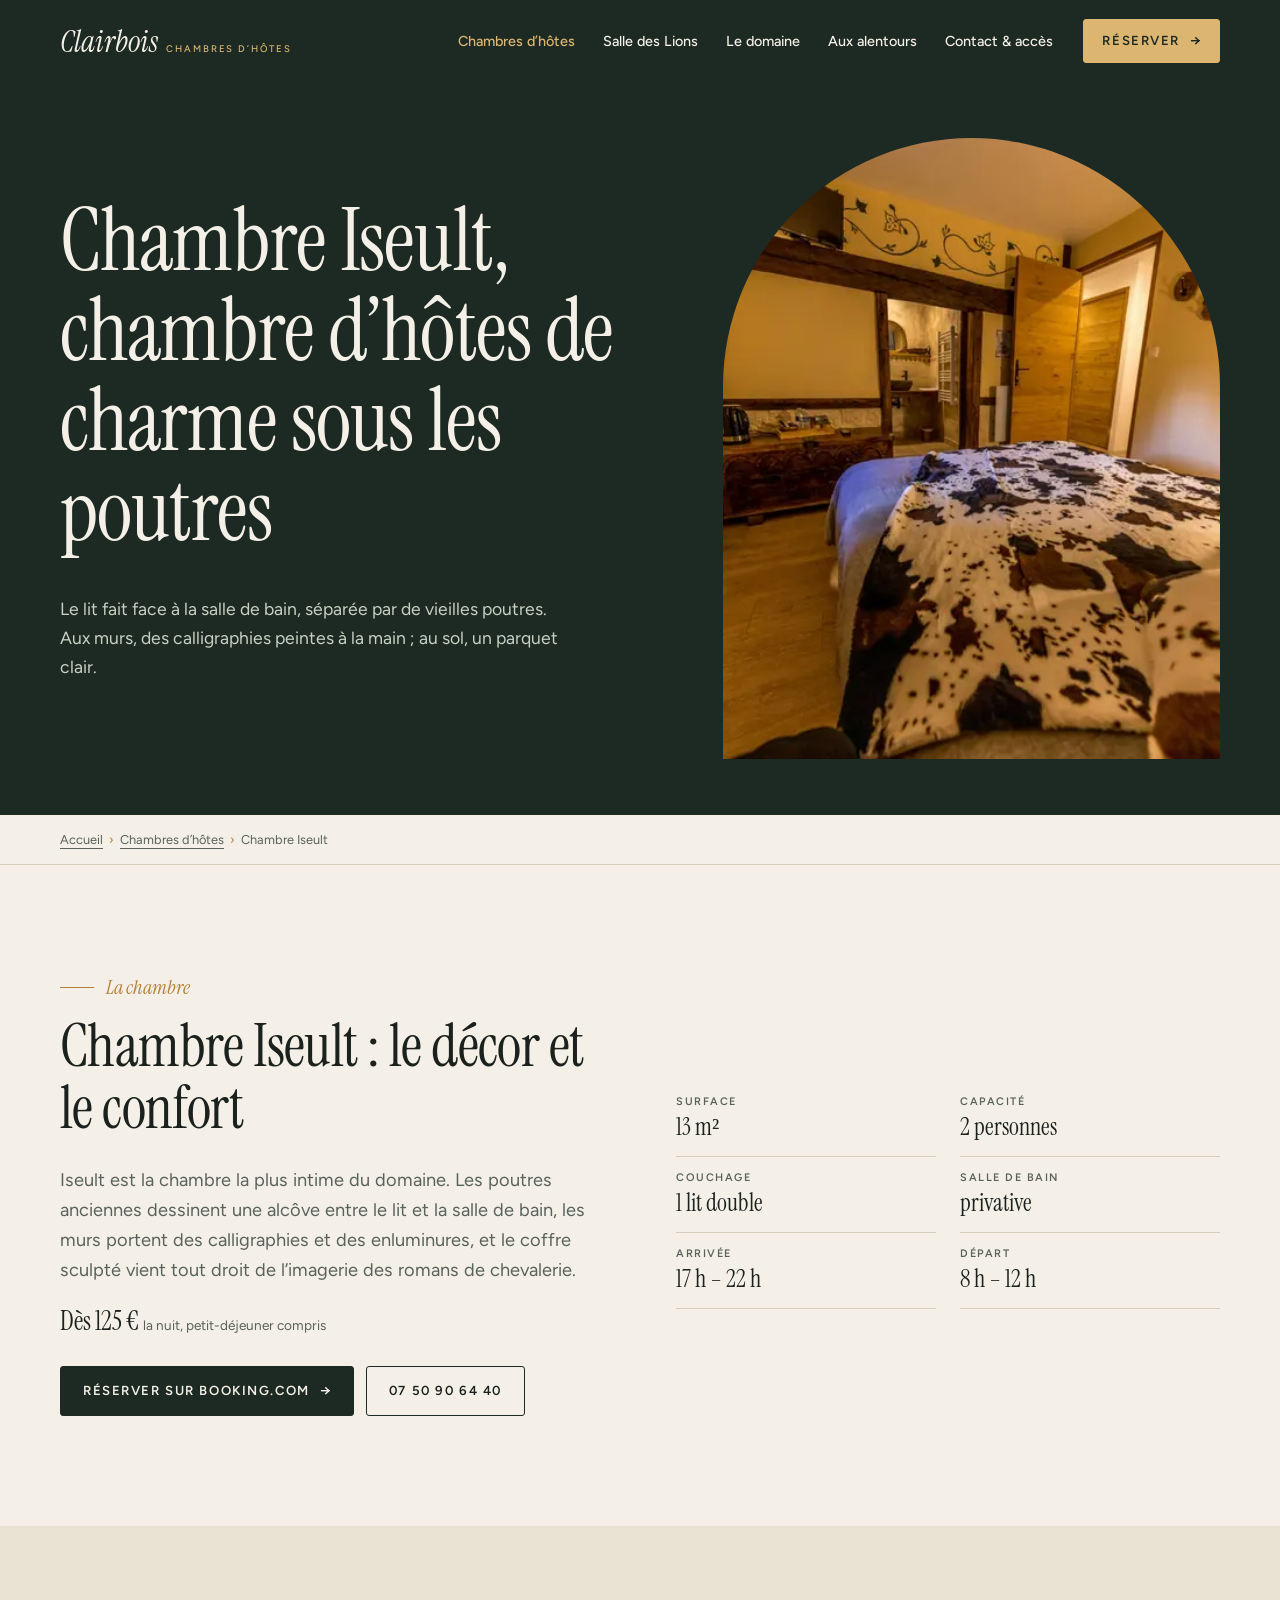
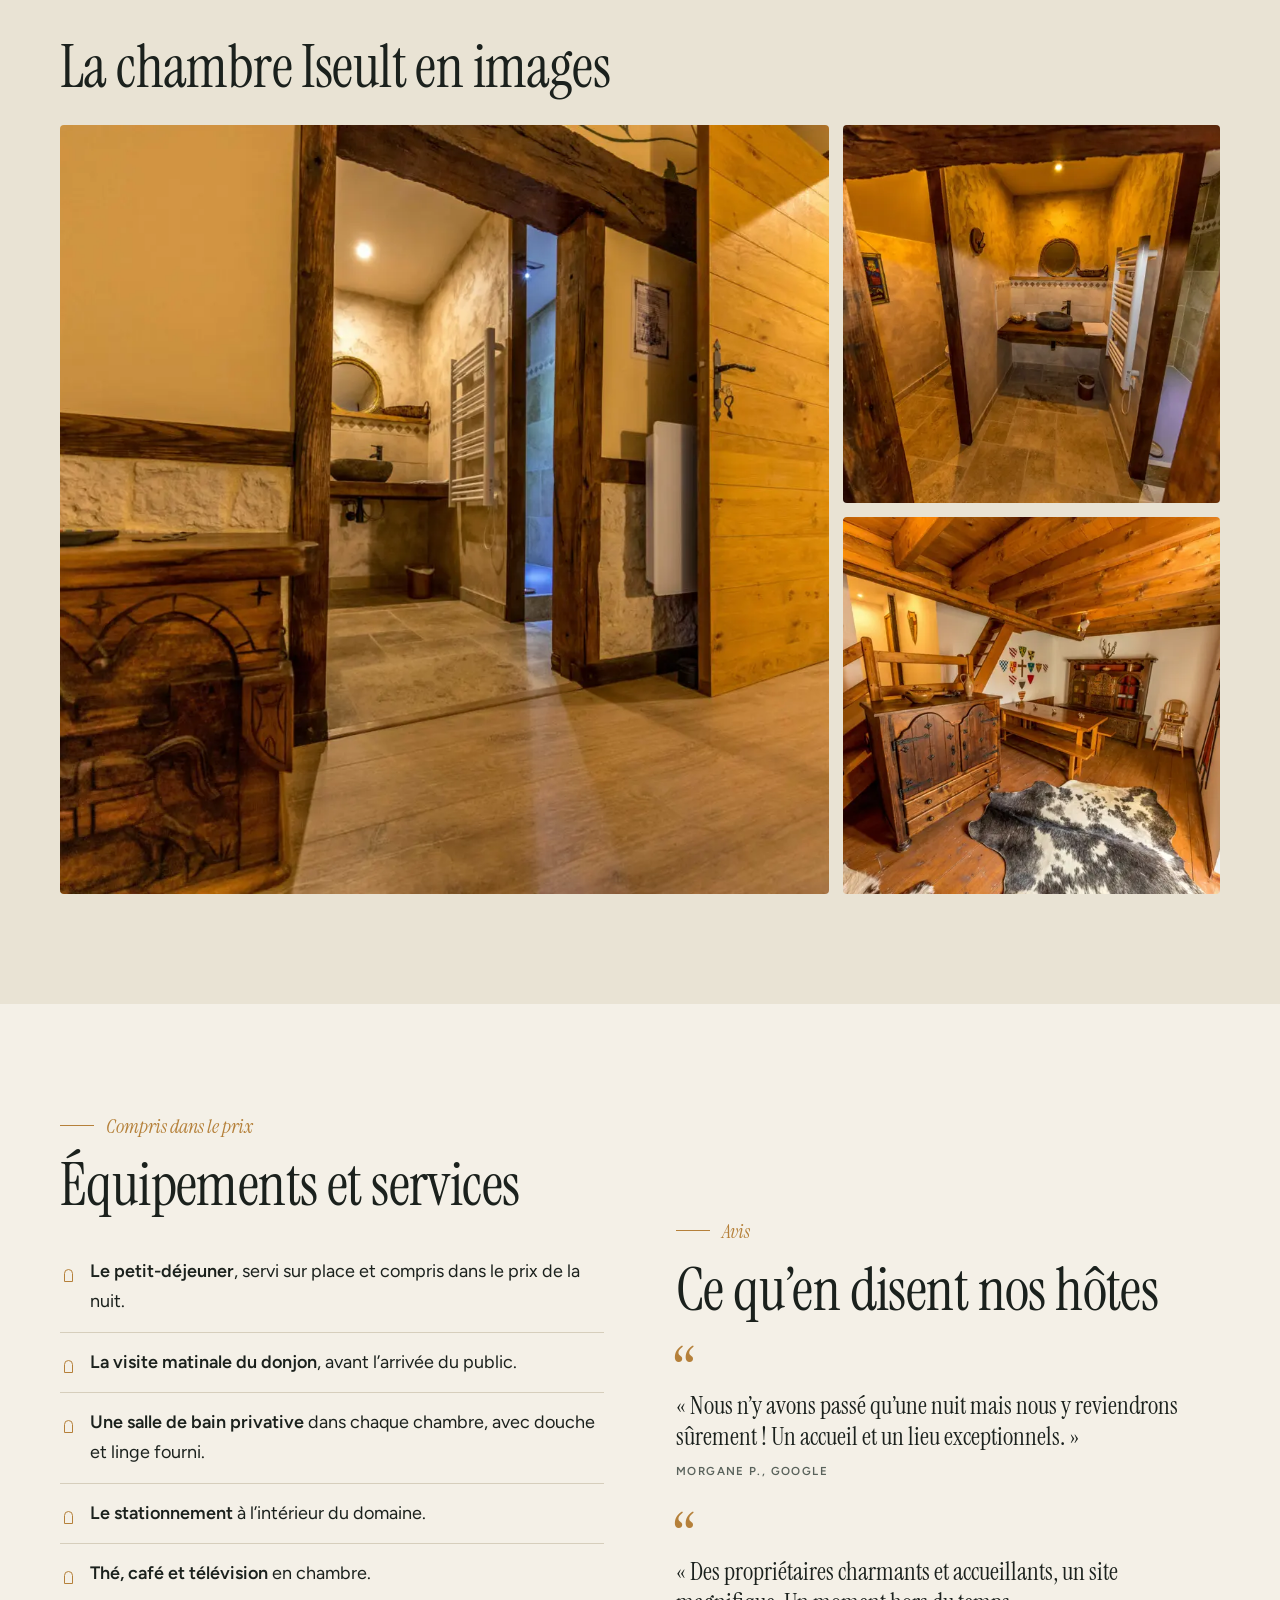
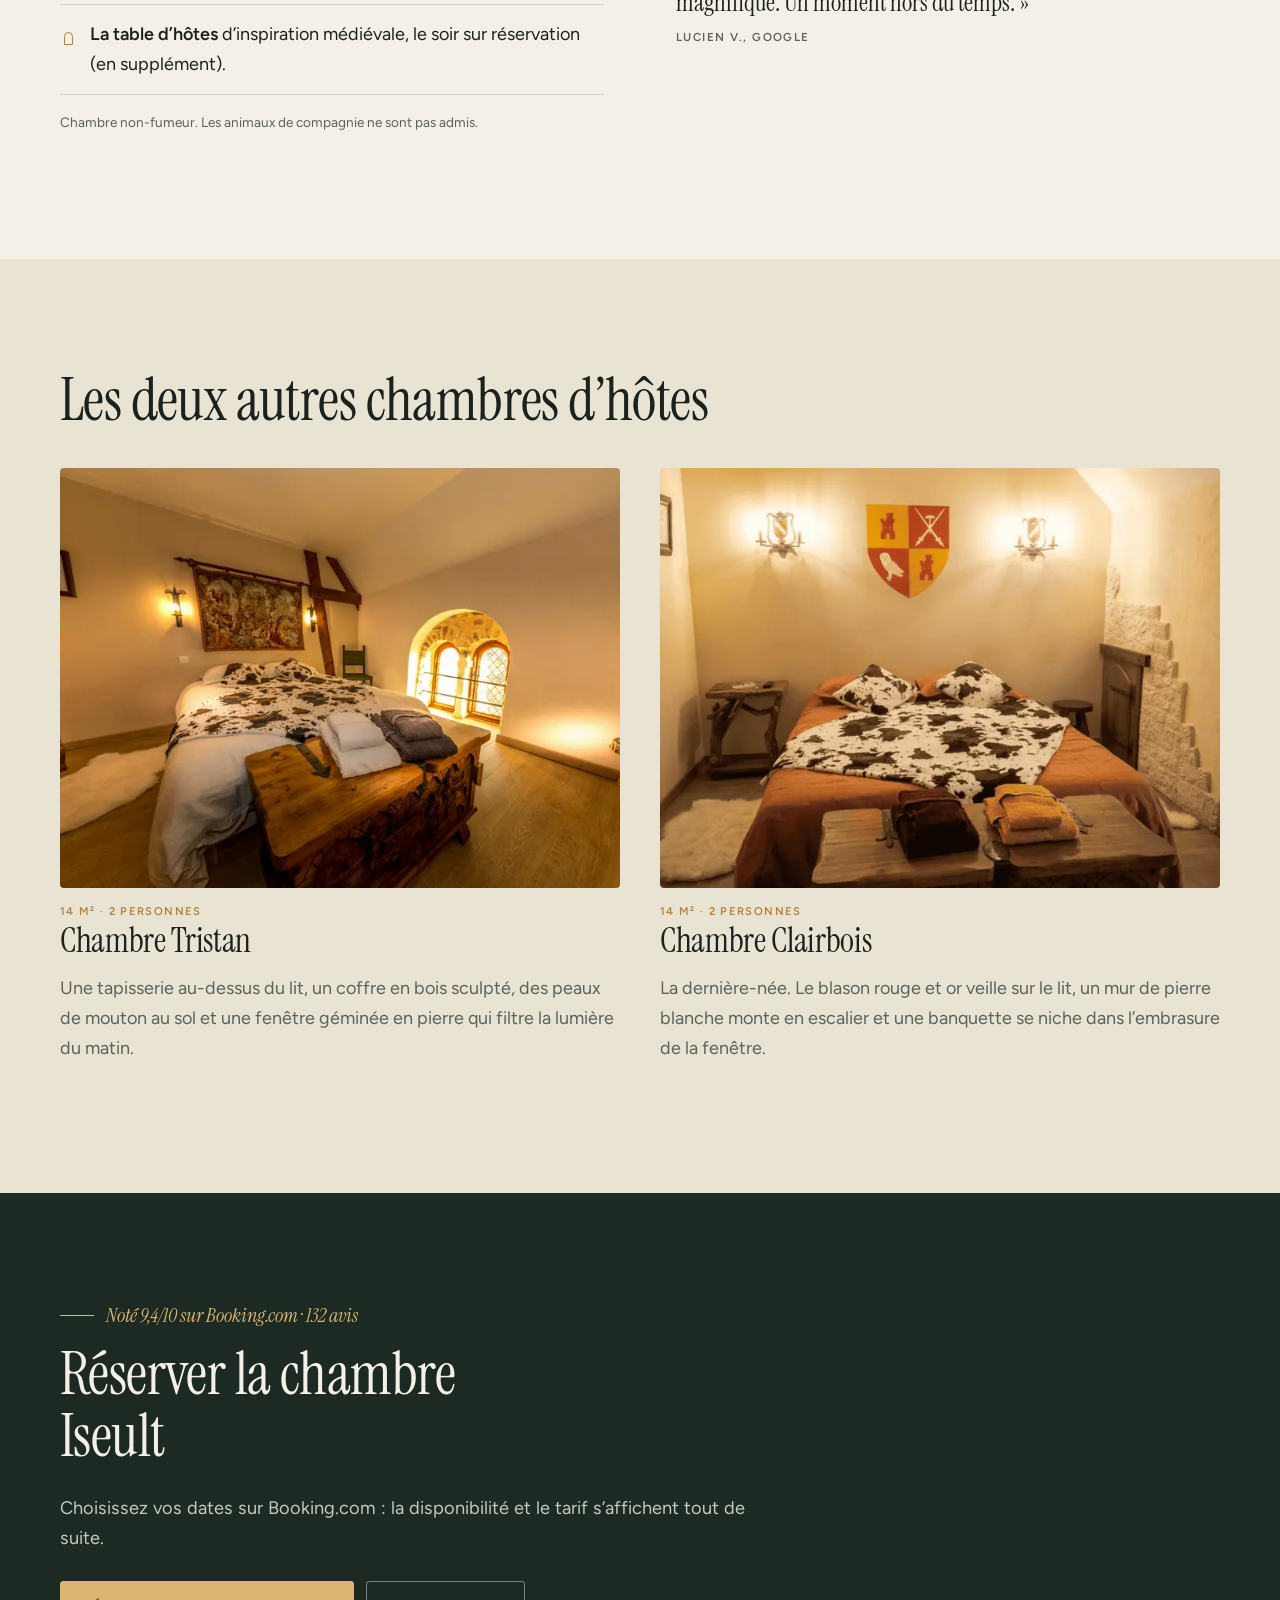
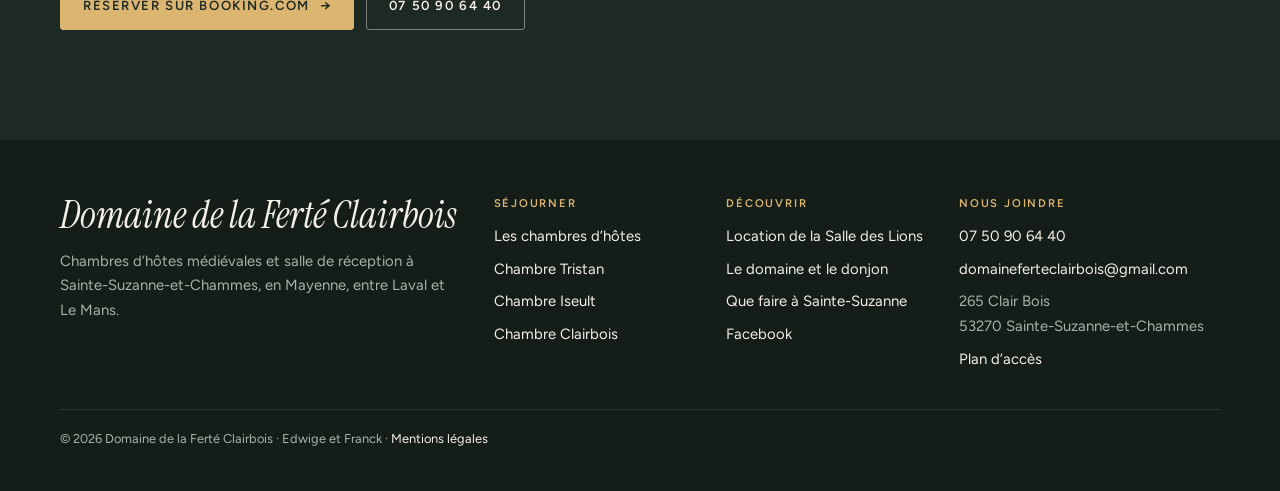
<file: chambre-iseult.html>
<!doctype html>
<html lang="fr">
<head>
<meta charset="utf-8">
<meta name="viewport" content="width=device-width, initial-scale=1">
<title>Chambre Iseult – chambre d’hôtes de charme à Sainte-Suzanne (53)</title>
<meta name="description" content="Chambre d’hôtes Iseult, 13 m² pour 2 personnes : poutres anciennes, calligraphies murales, salle de bain privative. Petit-déjeuner et visite du donjon compris.">
<link rel="canonical" href="https://domaineferteclairbois.fr/chambre-iseult.html">
<meta name="robots" content="index, follow, max-image-preview:large">
<meta name="theme-color" content="#1d2a23">
<meta property="og:type" content="website">
<meta property="og:locale" content="fr_FR">
<meta property="og:site_name" content="Domaine de la Ferté Clairbois">
<meta property="og:title" content="Chambre Iseult – chambre d’hôtes de charme à Sainte-Suzanne (53)">
<meta property="og:description" content="Chambre d’hôtes Iseult, 13 m² pour 2 personnes : poutres anciennes, calligraphies murales, salle de bain privative. Petit-déjeuner et visite du donjon compris.">
<meta property="og:url" content="https://domaineferteclairbois.fr/chambre-iseult.html">
<meta property="og:image" content="https://domaineferteclairbois.fr/img/chambre-iseult-chambre-hotes-medievale-1536.webp">
<meta name="twitter:card" content="summary_large_image">
<link rel="icon" href="favicon.svg" type="image/svg+xml">
<link rel="preconnect" href="https://fonts.googleapis.com">
<link rel="preconnect" href="https://fonts.gstatic.com" crossorigin>
<link href="https://fonts.googleapis.com/css2?family=Figtree:wght@400;500;600&family=Instrument+Serif:ital@0;1&display=swap" rel="stylesheet">
<link rel="stylesheet" href="css/style.css">
<script type="application/ld+json">{"@context":"https://schema.org","@graph":[{"@type":"BedAndBreakfast","@id":"https://domaineferteclairbois.fr/#domaine","name":"Domaine de la Ferté Clairbois","description":"Chambres d’hôtes médiévales et location de salle de réception dans la reconstitution d’une ferme fortifiée du XIIIe siècle, à Sainte-Suzanne-et-Chammes (Mayenne).","url":"https://domaineferteclairbois.fr/","telephone":"+33750906440","email":"domaineferteclairbois@gmail.com","image":["https://domaineferteclairbois.fr/img/og-domaine-ferte-clairbois.jpg","https://domaineferteclairbois.fr/img/chambre-tristan-chambre-hotes-medievale-1536.webp"],"priceRange":"€€","address":{"@type":"PostalAddress","streetAddress":"265 Clair Bois","postalCode":"53270","addressLocality":"Sainte-Suzanne-et-Chammes","addressRegion":"Pays de la Loire","addressCountry":"FR"},"geo":{"@type":"GeoCoordinates","latitude":48.0831574,"longitude":-0.3528599},"checkinTime":"17:00","checkoutTime":"12:00","numberOfRooms":3,"petsAllowed":false,"amenityFeature":[{"@type":"LocationFeatureSpecification","name":"Petit-déjeuner compris","value":true},{"@type":"LocationFeatureSpecification","name":"Salle de bain privative","value":true},{"@type":"LocationFeatureSpecification","name":"Parking privé gratuit","value":true},{"@type":"LocationFeatureSpecification","name":"Télévision","value":true},{"@type":"LocationFeatureSpecification","name":"Thé et café","value":true},{"@type":"LocationFeatureSpecification","name":"Table d’hôtes sur réservation","value":true}],"sameAs":["https://www.facebook.com/profile.php?id=100057098634137","https://www.booking.com/hotel/fr/domaine-de-la-ferte-clairbois.fr.html"]},{"@type":"BreadcrumbList","itemListElement":[{"@type":"ListItem","position":1,"name":"Accueil","item":"https://domaineferteclairbois.fr/"},{"@type":"ListItem","position":2,"name":"Chambres d’hôtes","item":"https://domaineferteclairbois.fr/chambres-hotes.html"},{"@type":"ListItem","position":3,"name":"Chambre Iseult","item":"https://domaineferteclairbois.fr/chambre-iseult.html"}]},{"@type":"HotelRoom","name":"Chambre Iseult","description":"Chambre d’hôtes Iseult, 13 m² pour 2 personnes : poutres anciennes, calligraphies murales, salle de bain privative. Petit-déjeuner et visite du donjon compris.","url":"https://domaineferteclairbois.fr/chambre-iseult.html","image":"https://domaineferteclairbois.fr/img/chambre-iseult-chambre-hotes-medievale-1536.webp","occupancy":{"@type":"QuantitativeValue","maxValue":2},"floorSize":{"@type":"QuantitativeValue","value":13,"unitCode":"MTK"},"bed":{"@type":"BedDetails","numberOfBeds":1,"typeOfBed":"Lit double"},"containedInPlace":{"@id":"https://domaineferteclairbois.fr/#domaine"}}]}</script>
</head>
<body>
<a class="skip" href="#contenu">Aller au contenu</a>
<header class="header">
  <div class="wrap header__in">
    <a class="logo" href="index.html" aria-label="Domaine de la Ferté Clairbois – accueil"><span>Clairbois</span><small>Chambres d’hôtes</small></a>
    <button class="burger" aria-label="Ouvrir le menu" aria-expanded="false" aria-controls="menu"><i></i><i></i><i></i></button>
    <nav class="nav" id="menu" aria-label="Navigation principale">
      <ul><li><a href="chambres-hotes.html" aria-current="page">Chambres d’hôtes</a></li><li><a href="salle-des-lions.html">Salle des Lions</a></li><li><a href="domaine.html">Le domaine</a></li><li><a href="autour.html">Aux alentours</a></li><li><a href="contact.html">Contact & accès</a></li></ul>
      <a class="btn" href="https://www.booking.com/hotel/fr/domaine-de-la-ferte-clairbois.fr.html" target="_blank" rel="noopener">Réserver</a>
    </nav>
  </div>
</header>
<main id="contenu">
<section class="hero hero--page">
  <div class="wrap hero__grid">
    <div class="hero__txt">
      <h1>Chambre Iseult, chambre d’hôtes de charme sous les poutres</h1>
      <p>Le lit fait face à la salle de bain, séparée par de vieilles poutres. Aux murs, des calligraphies peintes à la main ; au sol, un parquet clair.</p>
      
    </div>
    <figure class="hero__fig">
      <img src="img/chambre-iseult-chambre-hotes-medievale-800.webp" srcset="img/chambre-iseult-chambre-hotes-medievale-800.webp 800w, img/chambre-iseult-chambre-hotes-medievale-1536.webp 1536w" sizes="(min-width: 720px) 45vw, 100vw" width="1536" height="1024" alt="Chambre d’hôtes Iseult : lit double, calligraphies murales et salle de bain derrière les poutres" fetchpriority="high">
      
    </figure>
  </div>
</section>
<nav class="crumbs" aria-label="Fil d’Ariane"><div class="wrap"><ol><li><a href="index.html">Accueil</a></li><li><a href="chambres-hotes.html">Chambres d’hôtes</a></li><li aria-current="page">Chambre Iseult</li></ol></div></nav>

<section class="section">
  <div class="wrap split">
    <div class="reveal">
      <span class="kicker">La chambre</span>
      <h2>Chambre Iseult : le décor et le confort</h2>
      <p class="lead">Iseult est la chambre la plus intime du domaine. Les poutres anciennes dessinent une alcôve entre le lit et la salle de bain, les murs portent des calligraphies et des enluminures, et le coffre sculpté vient tout droit de l’imagerie des romans de chevalerie.</p>
      <p class="price">Dès 125 € <small>la nuit, petit-déjeuner compris</small></p>
      <div class="btns"><a class="btn" href="https://www.booking.com/hotel/fr/domaine-de-la-ferte-clairbois.fr.html" target="_blank" rel="noopener">Réserver sur Booking.com</a><a class="btn btn--ghost" href="tel:+33750906440">07 50 90 64 40</a></div>
    </div>
    <div class="reveal">
      <dl class="dl" style="grid-template-columns:1fr 1fr">
        <div><dt>Surface</dt><dd>13 m²</dd></div>
        <div><dt>Capacité</dt><dd>2 personnes</dd></div>
        <div><dt>Couchage</dt><dd>1 lit double</dd></div>
        <div><dt>Salle de bain</dt><dd>privative</dd></div>
        <div><dt>Arrivée</dt><dd>17 h – 22 h</dd></div>
        <div><dt>Départ</dt><dd>8 h – 12 h</dd></div>
      </dl>
    </div>
  </div>
</section>

<section class="section section--tint">
  <div class="wrap">
    <h2>La chambre Iseult en images</h2>
    <div class="gallery" style="margin-top:28px">
      <div class="wide reveal"><img src="img/chambre-iseult-coffre-sculpte-800.webp" srcset="img/chambre-iseult-coffre-sculpte-800.webp 800w, img/chambre-iseult-coffre-sculpte-1536.webp 1536w" sizes="(min-width: 720px) 66vw, 100vw" width="1536" height="1024" alt="Coffre en bois sculpté et poutres anciennes de la chambre Iseult" loading="lazy" decoding="async"></div>
      <div class="reveal"><img src="img/chambre-iseult-salle-de-bain-poutres-800.webp" srcset="img/chambre-iseult-salle-de-bain-poutres-800.webp 800w, img/chambre-iseult-salle-de-bain-poutres-1536.webp 1536w" sizes="(min-width: 720px) 33vw, 50vw" width="1536" height="1024" alt="Salle de bain de la chambre Iseult vue à travers les poutres en chêne" loading="lazy" decoding="async"></div>
      <div class="reveal"><img src="img/salon-medieval-chambres-hotes-800.webp" srcset="img/salon-medieval-chambres-hotes-800.webp 800w, img/salon-medieval-chambres-hotes-1536.webp 1536w" sizes="(min-width: 720px) 33vw, 50vw" width="1536" height="1024" alt="Palier des chambres d’hôtes : charpente apparente, coffre médiéval et blasons" loading="lazy" decoding="async"></div>
    </div>
  </div>
</section>

<section class="section">
  <div class="wrap split">
    <div class="reveal">
      <span class="kicker">Compris dans le prix</span>
      <h2>Équipements et services</h2>
      <ul class="ticks">
  <li><strong>Le petit-déjeuner</strong>, servi sur place et compris dans le prix de la nuit.</li>
  <li><strong>La visite matinale du donjon</strong>, avant l’arrivée du public.</li>
  <li><strong>Une salle de bain privative</strong> dans chaque chambre, avec douche et linge fourni.</li>
  <li><strong>Le stationnement</strong> à l’intérieur du domaine.</li>
  <li><strong>Thé, café et télévision</strong> en chambre.</li>
  <li><strong>La table d’hôtes</strong> d’inspiration médiévale, le soir sur réservation (en supplément).</li>
</ul>
      <p class="note" style="margin-top:16px">Chambre non-fumeur. Les animaux de compagnie ne sont pas admis.</p>
    </div>
    <div class="reveal">
      <span class="kicker">Avis</span>
      <h2>Ce qu’en disent nos hôtes</h2>
      <div class="quotes" style="grid-template-columns:1fr"><blockquote class="quote"><p>« Nous n’y avons passé qu’une nuit mais nous y reviendrons sûrement ! Un accueil et un lieu exceptionnels. »</p><footer>Morgane P., Google</footer></blockquote><blockquote class="quote"><p>« Des propriétaires charmants et accueillants, un site magnifique. Un moment hors du temps. »</p><footer>Lucien V., Google</footer></blockquote></div>
    </div>
  </div>
</section>

<section class="section section--tint">
  <div class="wrap">
    <h2>Les deux autres chambres d’hôtes</h2>
    <div class="places"><article class="place reveal"><a href="chambre-tristan.html"><img src="img/chambre-tristan-chambre-hotes-medievale-800.webp" srcset="img/chambre-tristan-chambre-hotes-medievale-800.webp 800w, img/chambre-tristan-chambre-hotes-medievale-1536.webp 1536w" sizes="(min-width: 720px) 50vw, 100vw" width="1536" height="1024" alt="Chambre d’hôtes Tristan : lit double, tapisserie médiévale et fenêtre romane en pierre" loading="lazy" decoding="async"></a><span class="place__meta">14 m² · 2 personnes</span><h3><a href="chambre-tristan.html" style="color:inherit;text-decoration:none">Chambre Tristan</a></h3><p>Une tapisserie au-dessus du lit, un coffre en bois sculpté, des peaux de mouton au sol et une fenêtre géminée en pierre qui filtre la lumière du matin.</p></article><article class="place reveal"><a href="chambre-clairbois.html"><img src="img/chambre-clairbois-lit-blason-800.webp" srcset="img/chambre-clairbois-lit-blason-800.webp 800w, img/chambre-clairbois-lit-blason-1536.webp 1536w" sizes="(min-width: 720px) 50vw, 100vw" width="1536" height="1024" alt="Chambre d’hôtes Clairbois : lit double sous le blason rouge et or du domaine" loading="lazy" decoding="async"></a><span class="place__meta">14 m² · 2 personnes</span><h3><a href="chambre-clairbois.html" style="color:inherit;text-decoration:none">Chambre Clairbois</a></h3><p>La dernière-née. Le blason rouge et or veille sur le lit, un mur de pierre blanche monte en escalier et une banquette se niche dans l’embrasure de la fenêtre.</p></article></div>
  </div>
</section>
<section class="section section--dark cta">
  <div class="wrap reveal">
    <span class="kicker">Noté 9,4/10 sur Booking.com · 132 avis</span>
    <h2>Réserver la chambre Iseult</h2>
    <p class="lead">Choisissez vos dates sur Booking.com : la disponibilité et le tarif s’affichent tout de suite.</p>
    <div class="btns"><a class="btn" href="https://www.booking.com/hotel/fr/domaine-de-la-ferte-clairbois.fr.html" target="_blank" rel="noopener">Réserver sur Booking.com</a><a class="btn btn--light" href="tel:+33750906440">07 50 90 64 40</a></div>
  </div>
</section>
</main>
<footer class="footer">
  <div class="wrap">
    <div class="footer__grid">
      <div>
        <span class="footer__name">Domaine de la Ferté Clairbois</span>
        <p>Chambres d’hôtes médiévales et salle de réception à Sainte-Suzanne-et-Chammes, en Mayenne, entre Laval et Le Mans.</p>
      </div>
      <div>
        <h2>Séjourner</h2>
        <ul>
          <li><a href="chambres-hotes.html">Les chambres d’hôtes</a></li>
          <li><a href="chambre-tristan.html">Chambre Tristan</a></li>
          <li><a href="chambre-iseult.html">Chambre Iseult</a></li>
          <li><a href="chambre-clairbois.html">Chambre Clairbois</a></li>
        </ul>
      </div>
      <div>
        <h2>Découvrir</h2>
        <ul>
          <li><a href="salle-des-lions.html">Location de la Salle des Lions</a></li>
          <li><a href="domaine.html">Le domaine et le donjon</a></li>
          <li><a href="autour.html">Que faire à Sainte-Suzanne</a></li>
          <li><a href="https://www.facebook.com/profile.php?id=100057098634137" rel="noopener" target="_blank">Facebook</a></li>
        </ul>
      </div>
      <div>
        <h2>Nous joindre</h2>
        <ul>
          <li><a href="tel:+33750906440">07 50 90 64 40</a></li>
          <li><a href="mailto:domaineferteclairbois@gmail.com">domaineferteclairbois@gmail.com</a></li>
          <li>265 Clair Bois<br>53270 Sainte-Suzanne-et-Chammes</li>
          <li><a href="contact.html">Plan d’accès</a></li>
        </ul>
      </div>
    </div>
    <p class="footer__legal">© 2026 Domaine de la Ferté Clairbois · Edwige et Franck · <a href="mentions-legales.html">Mentions légales</a></p>
  </div>
</footer>
<div class="bar"><a href="tel:+33750906440">Appeler</a><a href="https://www.booking.com/hotel/fr/domaine-de-la-ferte-clairbois.fr.html" target="_blank" rel="noopener">Réserver sur Booking</a></div>
<script src="js/main.js" defer></script>
</body>
</html>
</file>
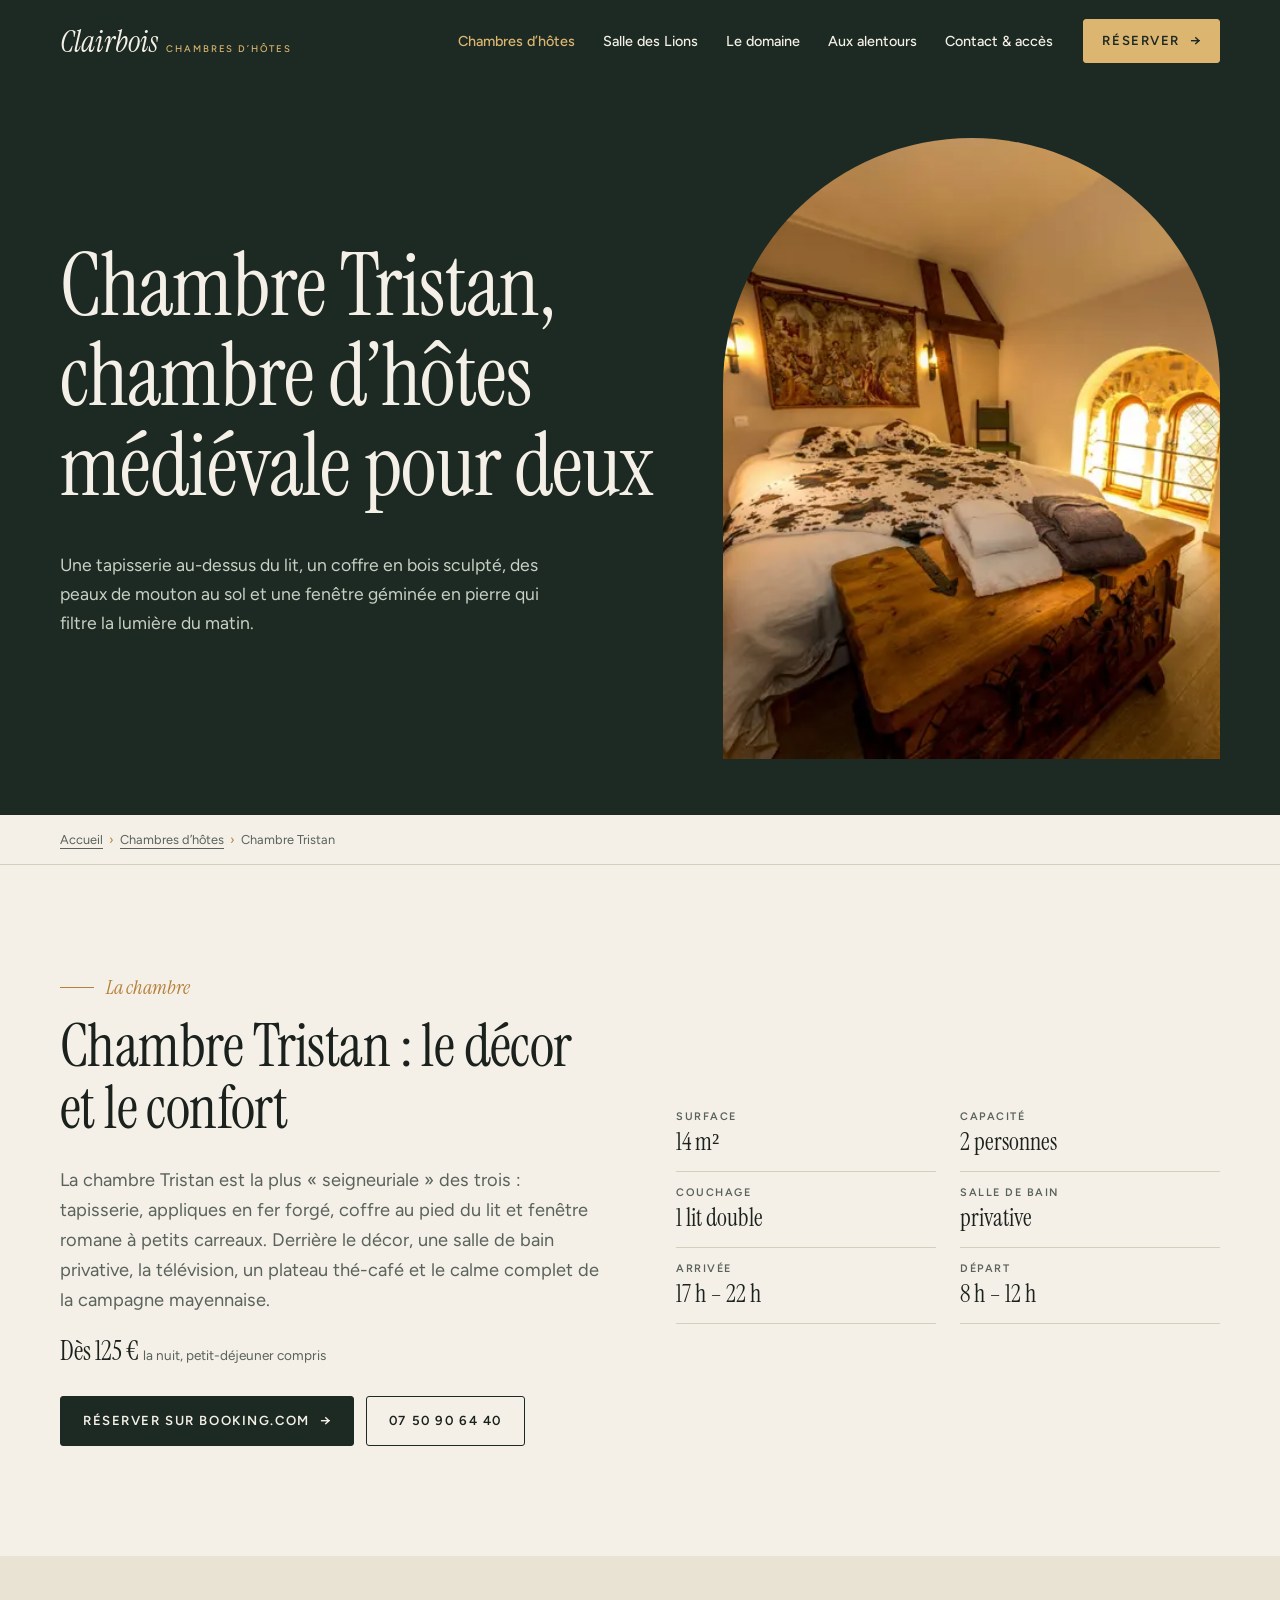
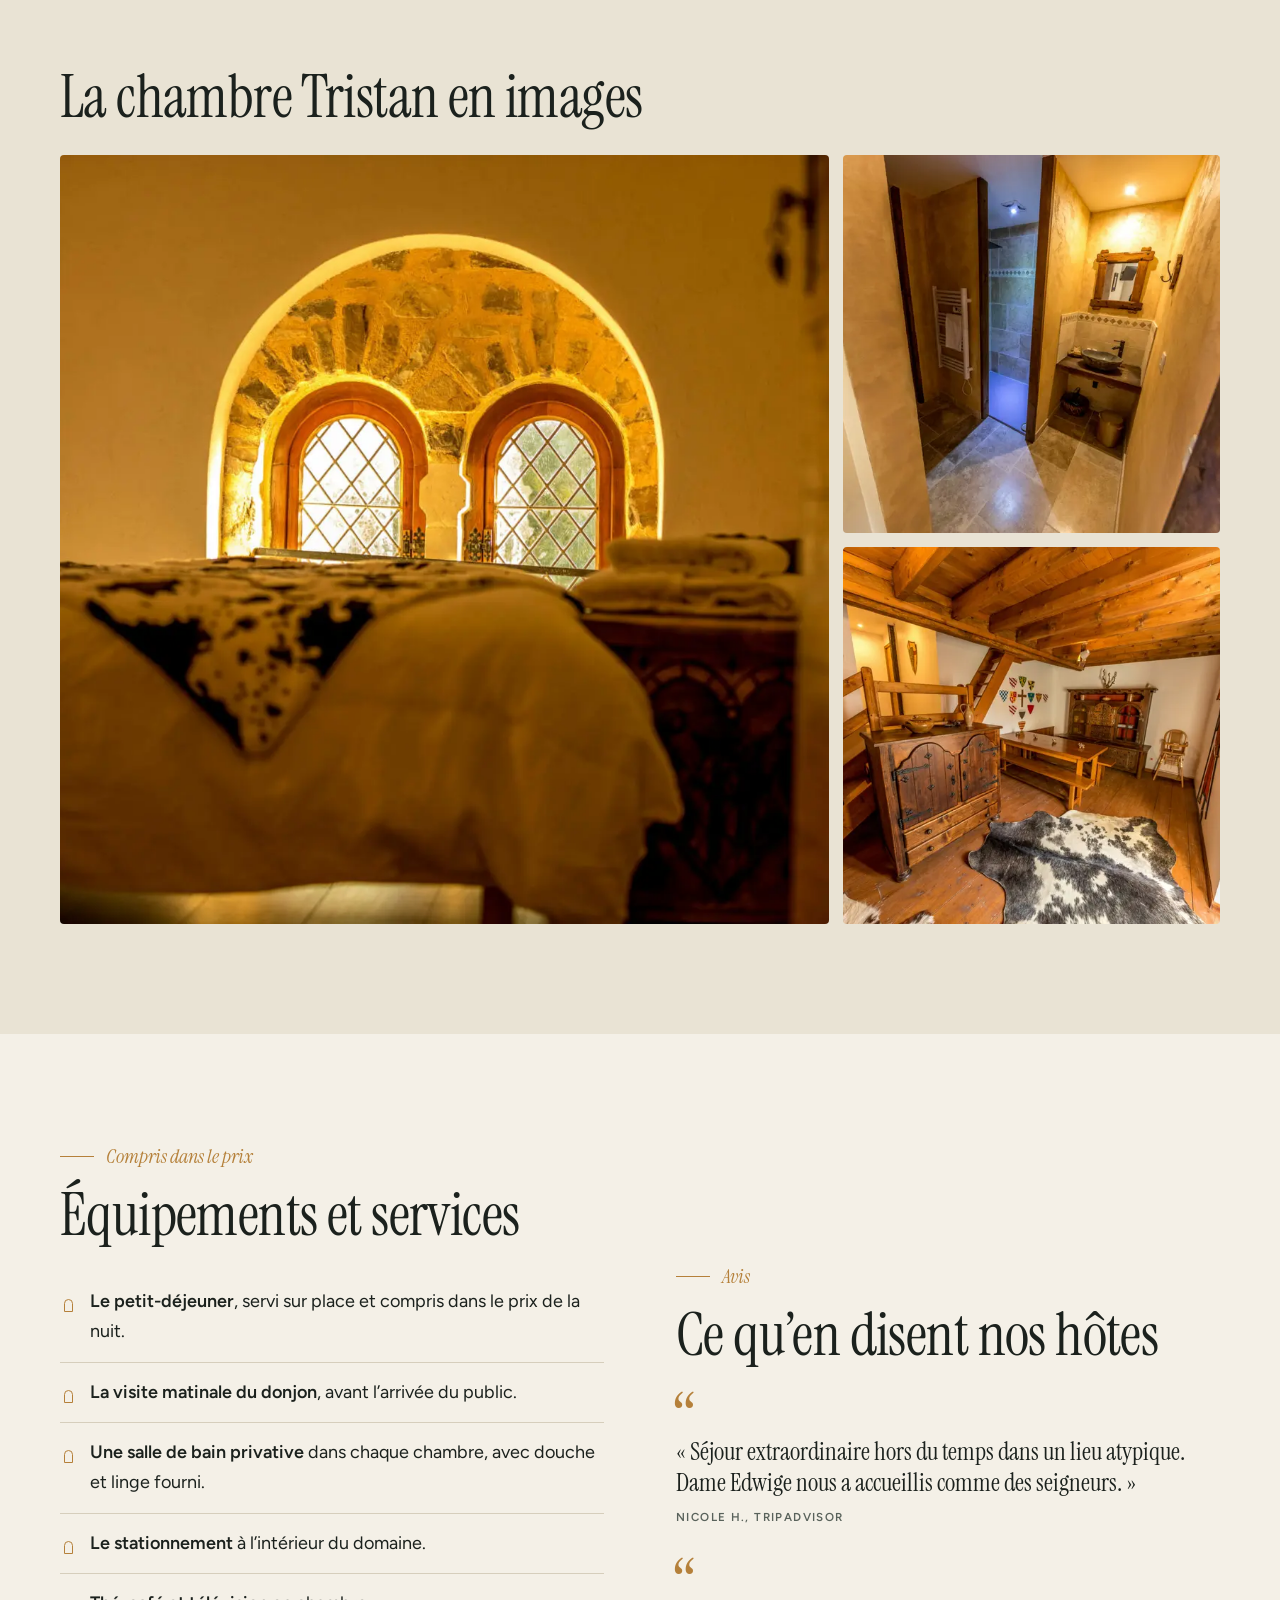
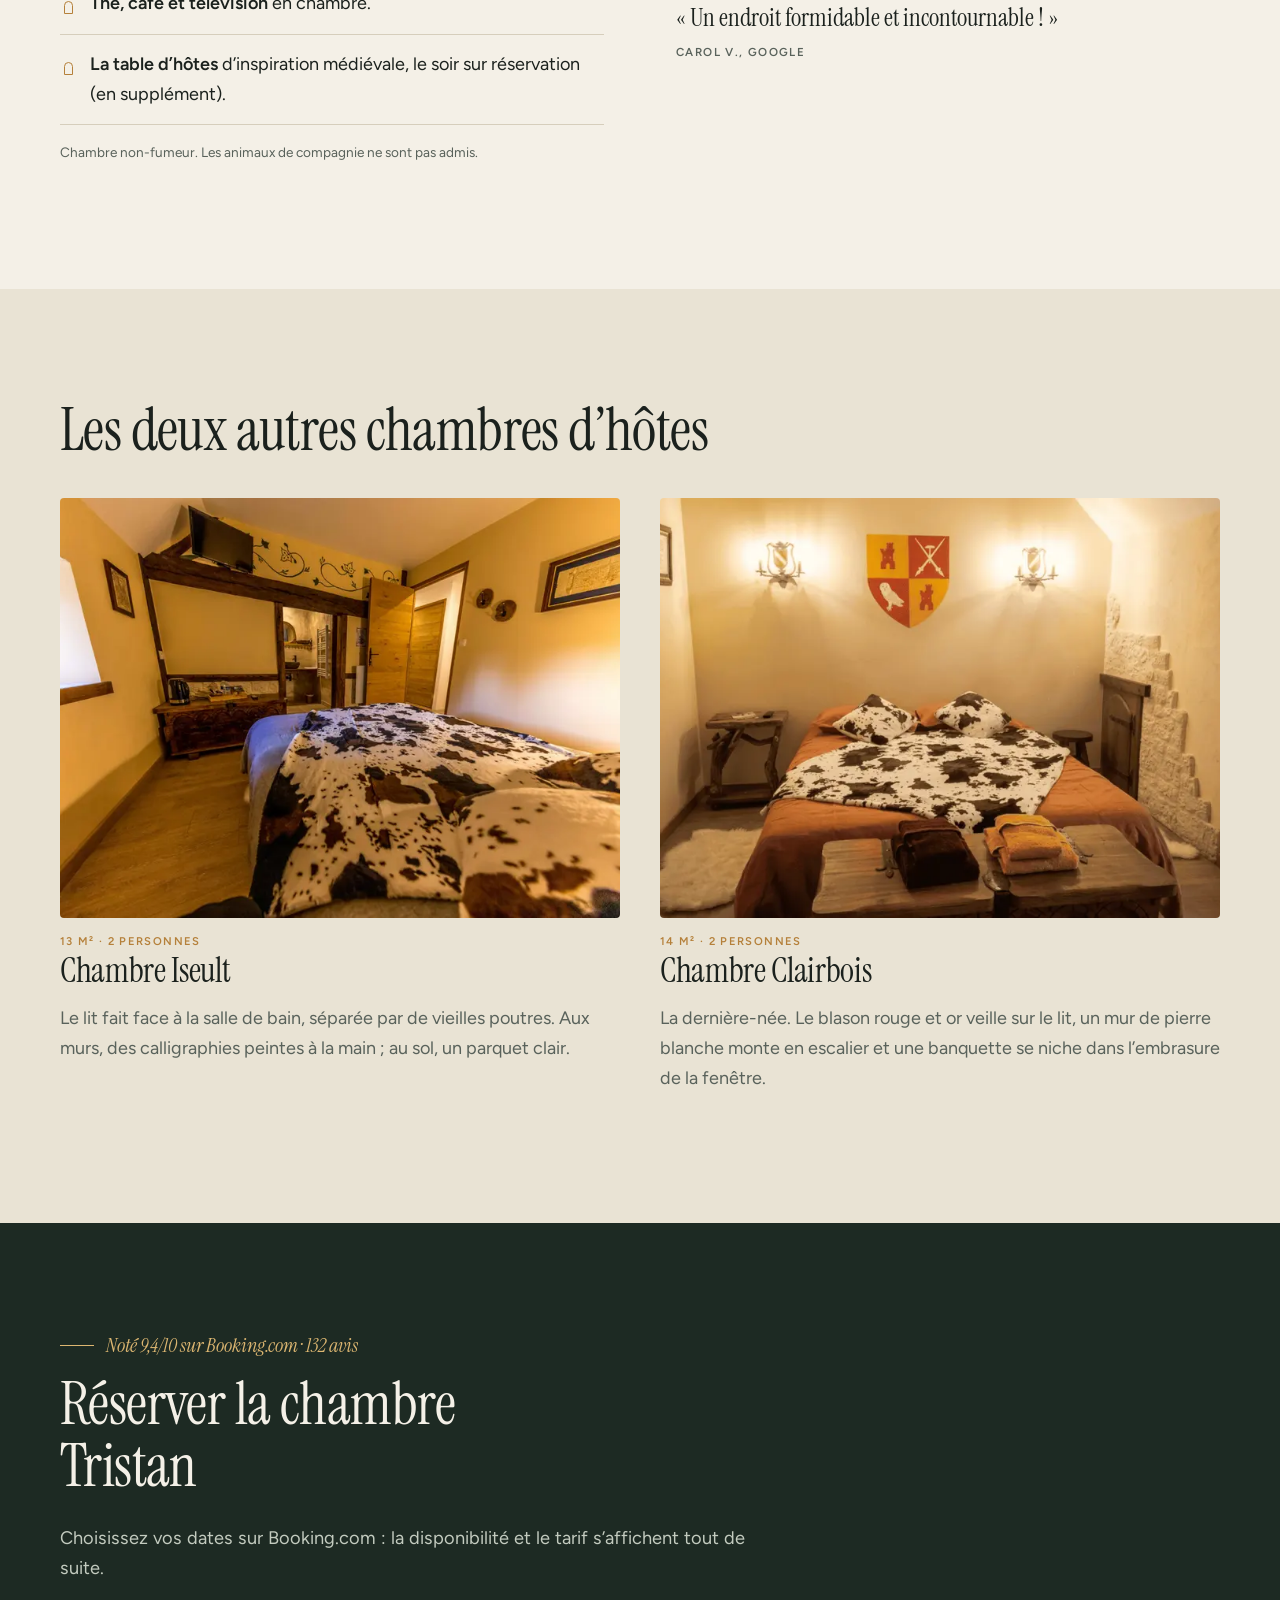
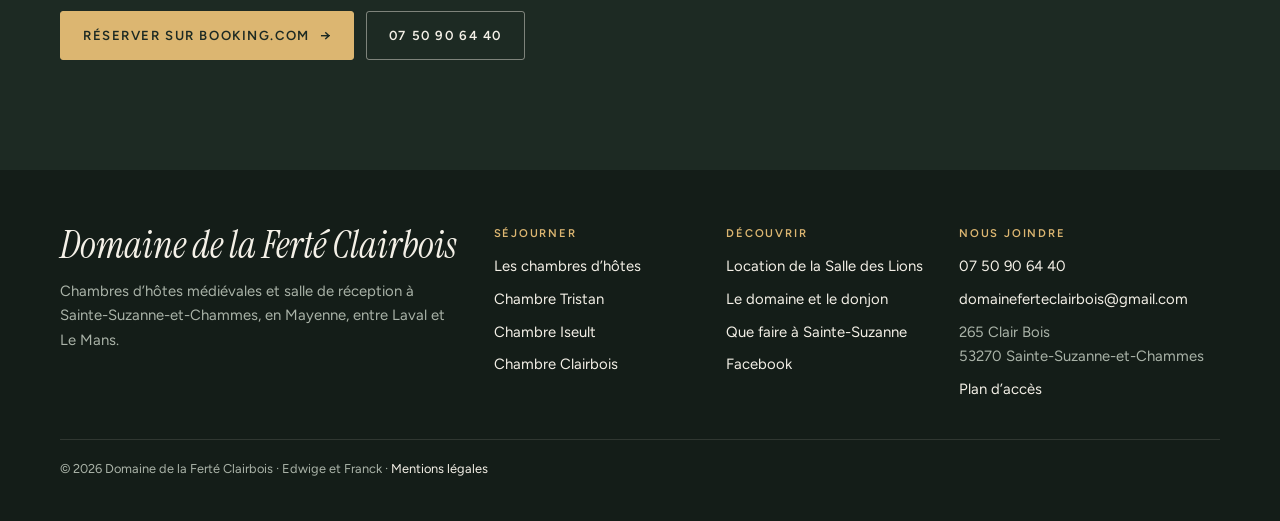
<file: chambre-tristan.html>
<!doctype html>
<html lang="fr">
<head>
<meta charset="utf-8">
<meta name="viewport" content="width=device-width, initial-scale=1">
<title>Chambre Tristan – chambre d’hôtes médiévale à Sainte-Suzanne (53)</title>
<meta name="description" content="Chambre d’hôtes Tristan, 14 m² pour 2 personnes : décor médiéval, salle de bain privative, petit-déjeuner et visite du donjon compris. Domaine de la Ferté Clairbois.">
<link rel="canonical" href="https://domaineferteclairbois.fr/chambre-tristan.html">
<meta name="robots" content="index, follow, max-image-preview:large">
<meta name="theme-color" content="#1d2a23">
<meta property="og:type" content="website">
<meta property="og:locale" content="fr_FR">
<meta property="og:site_name" content="Domaine de la Ferté Clairbois">
<meta property="og:title" content="Chambre Tristan – chambre d’hôtes médiévale à Sainte-Suzanne (53)">
<meta property="og:description" content="Chambre d’hôtes Tristan, 14 m² pour 2 personnes : décor médiéval, salle de bain privative, petit-déjeuner et visite du donjon compris. Domaine de la Ferté Clairbois.">
<meta property="og:url" content="https://domaineferteclairbois.fr/chambre-tristan.html">
<meta property="og:image" content="https://domaineferteclairbois.fr/img/chambre-tristan-chambre-hotes-medievale-1536.webp">
<meta name="twitter:card" content="summary_large_image">
<link rel="icon" href="favicon.svg" type="image/svg+xml">
<link rel="preconnect" href="https://fonts.googleapis.com">
<link rel="preconnect" href="https://fonts.gstatic.com" crossorigin>
<link href="https://fonts.googleapis.com/css2?family=Figtree:wght@400;500;600&family=Instrument+Serif:ital@0;1&display=swap" rel="stylesheet">
<link rel="stylesheet" href="css/style.css">
<script type="application/ld+json">{"@context":"https://schema.org","@graph":[{"@type":"BedAndBreakfast","@id":"https://domaineferteclairbois.fr/#domaine","name":"Domaine de la Ferté Clairbois","description":"Chambres d’hôtes médiévales et location de salle de réception dans la reconstitution d’une ferme fortifiée du XIIIe siècle, à Sainte-Suzanne-et-Chammes (Mayenne).","url":"https://domaineferteclairbois.fr/","telephone":"+33750906440","email":"domaineferteclairbois@gmail.com","image":["https://domaineferteclairbois.fr/img/og-domaine-ferte-clairbois.jpg","https://domaineferteclairbois.fr/img/chambre-tristan-chambre-hotes-medievale-1536.webp"],"priceRange":"€€","address":{"@type":"PostalAddress","streetAddress":"265 Clair Bois","postalCode":"53270","addressLocality":"Sainte-Suzanne-et-Chammes","addressRegion":"Pays de la Loire","addressCountry":"FR"},"geo":{"@type":"GeoCoordinates","latitude":48.0831574,"longitude":-0.3528599},"checkinTime":"17:00","checkoutTime":"12:00","numberOfRooms":3,"petsAllowed":false,"amenityFeature":[{"@type":"LocationFeatureSpecification","name":"Petit-déjeuner compris","value":true},{"@type":"LocationFeatureSpecification","name":"Salle de bain privative","value":true},{"@type":"LocationFeatureSpecification","name":"Parking privé gratuit","value":true},{"@type":"LocationFeatureSpecification","name":"Télévision","value":true},{"@type":"LocationFeatureSpecification","name":"Thé et café","value":true},{"@type":"LocationFeatureSpecification","name":"Table d’hôtes sur réservation","value":true}],"sameAs":["https://www.facebook.com/profile.php?id=100057098634137","https://www.booking.com/hotel/fr/domaine-de-la-ferte-clairbois.fr.html"]},{"@type":"BreadcrumbList","itemListElement":[{"@type":"ListItem","position":1,"name":"Accueil","item":"https://domaineferteclairbois.fr/"},{"@type":"ListItem","position":2,"name":"Chambres d’hôtes","item":"https://domaineferteclairbois.fr/chambres-hotes.html"},{"@type":"ListItem","position":3,"name":"Chambre Tristan","item":"https://domaineferteclairbois.fr/chambre-tristan.html"}]},{"@type":"HotelRoom","name":"Chambre Tristan","description":"Chambre d’hôtes Tristan, 14 m² pour 2 personnes : décor médiéval, salle de bain privative, petit-déjeuner et visite du donjon compris. Domaine de la Ferté Clairbois.","url":"https://domaineferteclairbois.fr/chambre-tristan.html","image":"https://domaineferteclairbois.fr/img/chambre-tristan-chambre-hotes-medievale-1536.webp","occupancy":{"@type":"QuantitativeValue","maxValue":2},"floorSize":{"@type":"QuantitativeValue","value":14,"unitCode":"MTK"},"bed":{"@type":"BedDetails","numberOfBeds":1,"typeOfBed":"Lit double"},"containedInPlace":{"@id":"https://domaineferteclairbois.fr/#domaine"}}]}</script>
</head>
<body>
<a class="skip" href="#contenu">Aller au contenu</a>
<header class="header">
  <div class="wrap header__in">
    <a class="logo" href="index.html" aria-label="Domaine de la Ferté Clairbois – accueil"><span>Clairbois</span><small>Chambres d’hôtes</small></a>
    <button class="burger" aria-label="Ouvrir le menu" aria-expanded="false" aria-controls="menu"><i></i><i></i><i></i></button>
    <nav class="nav" id="menu" aria-label="Navigation principale">
      <ul><li><a href="chambres-hotes.html" aria-current="page">Chambres d’hôtes</a></li><li><a href="salle-des-lions.html">Salle des Lions</a></li><li><a href="domaine.html">Le domaine</a></li><li><a href="autour.html">Aux alentours</a></li><li><a href="contact.html">Contact & accès</a></li></ul>
      <a class="btn" href="https://www.booking.com/hotel/fr/domaine-de-la-ferte-clairbois.fr.html" target="_blank" rel="noopener">Réserver</a>
    </nav>
  </div>
</header>
<main id="contenu">
<section class="hero hero--page">
  <div class="wrap hero__grid">
    <div class="hero__txt">
      <h1>Chambre Tristan, chambre d’hôtes médiévale pour deux</h1>
      <p>Une tapisserie au-dessus du lit, un coffre en bois sculpté, des peaux de mouton au sol et une fenêtre géminée en pierre qui filtre la lumière du matin.</p>
      
    </div>
    <figure class="hero__fig">
      <img src="img/chambre-tristan-chambre-hotes-medievale-800.webp" srcset="img/chambre-tristan-chambre-hotes-medievale-800.webp 800w, img/chambre-tristan-chambre-hotes-medievale-1536.webp 1536w" sizes="(min-width: 720px) 45vw, 100vw" width="1536" height="1024" alt="Chambre d’hôtes Tristan : lit double, tapisserie médiévale et fenêtre romane en pierre" fetchpriority="high">
      
    </figure>
  </div>
</section>
<nav class="crumbs" aria-label="Fil d’Ariane"><div class="wrap"><ol><li><a href="index.html">Accueil</a></li><li><a href="chambres-hotes.html">Chambres d’hôtes</a></li><li aria-current="page">Chambre Tristan</li></ol></div></nav>

<section class="section">
  <div class="wrap split">
    <div class="reveal">
      <span class="kicker">La chambre</span>
      <h2>Chambre Tristan : le décor et le confort</h2>
      <p class="lead">La chambre Tristan est la plus « seigneuriale » des trois : tapisserie, appliques en fer forgé, coffre au pied du lit et fenêtre romane à petits carreaux. Derrière le décor, une salle de bain privative, la télévision, un plateau thé-café et le calme complet de la campagne mayennaise.</p>
      <p class="price">Dès 125 € <small>la nuit, petit-déjeuner compris</small></p>
      <div class="btns"><a class="btn" href="https://www.booking.com/hotel/fr/domaine-de-la-ferte-clairbois.fr.html" target="_blank" rel="noopener">Réserver sur Booking.com</a><a class="btn btn--ghost" href="tel:+33750906440">07 50 90 64 40</a></div>
    </div>
    <div class="reveal">
      <dl class="dl" style="grid-template-columns:1fr 1fr">
        <div><dt>Surface</dt><dd>14 m²</dd></div>
        <div><dt>Capacité</dt><dd>2 personnes</dd></div>
        <div><dt>Couchage</dt><dd>1 lit double</dd></div>
        <div><dt>Salle de bain</dt><dd>privative</dd></div>
        <div><dt>Arrivée</dt><dd>17 h – 22 h</dd></div>
        <div><dt>Départ</dt><dd>8 h – 12 h</dd></div>
      </dl>
    </div>
  </div>
</section>

<section class="section section--tint">
  <div class="wrap">
    <h2>La chambre Tristan en images</h2>
    <div class="gallery" style="margin-top:28px">
      <div class="wide reveal"><img src="img/chambre-tristan-lit-fenetre-romane-800.webp" srcset="img/chambre-tristan-lit-fenetre-romane-800.webp 800w, img/chambre-tristan-lit-fenetre-romane-1536.webp 1536w" sizes="(min-width: 720px) 66vw, 100vw" width="1536" height="1024" alt="Lit de la chambre Tristan devant la fenêtre romane à vitraux" loading="lazy" decoding="async"></div>
      <div class="reveal"><img src="img/chambre-tristan-salle-de-bain-800.webp" srcset="img/chambre-tristan-salle-de-bain-800.webp 800w, img/chambre-tristan-salle-de-bain-1536.webp 1536w" sizes="(min-width: 720px) 33vw, 50vw" width="1536" height="1024" alt="Salle de bain privative de la chambre Tristan, vasque en pierre et douche" loading="lazy" decoding="async"></div>
      <div class="reveal"><img src="img/salon-medieval-chambres-hotes-800.webp" srcset="img/salon-medieval-chambres-hotes-800.webp 800w, img/salon-medieval-chambres-hotes-1536.webp 1536w" sizes="(min-width: 720px) 33vw, 50vw" width="1536" height="1024" alt="Palier des chambres d’hôtes : charpente apparente, coffre médiéval et blasons" loading="lazy" decoding="async"></div>
    </div>
  </div>
</section>

<section class="section">
  <div class="wrap split">
    <div class="reveal">
      <span class="kicker">Compris dans le prix</span>
      <h2>Équipements et services</h2>
      <ul class="ticks">
  <li><strong>Le petit-déjeuner</strong>, servi sur place et compris dans le prix de la nuit.</li>
  <li><strong>La visite matinale du donjon</strong>, avant l’arrivée du public.</li>
  <li><strong>Une salle de bain privative</strong> dans chaque chambre, avec douche et linge fourni.</li>
  <li><strong>Le stationnement</strong> à l’intérieur du domaine.</li>
  <li><strong>Thé, café et télévision</strong> en chambre.</li>
  <li><strong>La table d’hôtes</strong> d’inspiration médiévale, le soir sur réservation (en supplément).</li>
</ul>
      <p class="note" style="margin-top:16px">Chambre non-fumeur. Les animaux de compagnie ne sont pas admis.</p>
    </div>
    <div class="reveal">
      <span class="kicker">Avis</span>
      <h2>Ce qu’en disent nos hôtes</h2>
      <div class="quotes" style="grid-template-columns:1fr"><blockquote class="quote"><p>« Séjour extraordinaire hors du temps dans un lieu atypique. Dame Edwige nous a accueillis comme des seigneurs. »</p><footer>Nicole H., Tripadvisor</footer></blockquote><blockquote class="quote"><p>« Un endroit formidable et incontournable ! »</p><footer>Carol V., Google</footer></blockquote></div>
    </div>
  </div>
</section>

<section class="section section--tint">
  <div class="wrap">
    <h2>Les deux autres chambres d’hôtes</h2>
    <div class="places"><article class="place reveal"><a href="chambre-iseult.html"><img src="img/chambre-iseult-chambre-hotes-medievale-800.webp" srcset="img/chambre-iseult-chambre-hotes-medievale-800.webp 800w, img/chambre-iseult-chambre-hotes-medievale-1536.webp 1536w" sizes="(min-width: 720px) 50vw, 100vw" width="1536" height="1024" alt="Chambre d’hôtes Iseult : lit double, calligraphies murales et salle de bain derrière les poutres" loading="lazy" decoding="async"></a><span class="place__meta">13 m² · 2 personnes</span><h3><a href="chambre-iseult.html" style="color:inherit;text-decoration:none">Chambre Iseult</a></h3><p>Le lit fait face à la salle de bain, séparée par de vieilles poutres. Aux murs, des calligraphies peintes à la main ; au sol, un parquet clair.</p></article><article class="place reveal"><a href="chambre-clairbois.html"><img src="img/chambre-clairbois-lit-blason-800.webp" srcset="img/chambre-clairbois-lit-blason-800.webp 800w, img/chambre-clairbois-lit-blason-1536.webp 1536w" sizes="(min-width: 720px) 50vw, 100vw" width="1536" height="1024" alt="Chambre d’hôtes Clairbois : lit double sous le blason rouge et or du domaine" loading="lazy" decoding="async"></a><span class="place__meta">14 m² · 2 personnes</span><h3><a href="chambre-clairbois.html" style="color:inherit;text-decoration:none">Chambre Clairbois</a></h3><p>La dernière-née. Le blason rouge et or veille sur le lit, un mur de pierre blanche monte en escalier et une banquette se niche dans l’embrasure de la fenêtre.</p></article></div>
  </div>
</section>
<section class="section section--dark cta">
  <div class="wrap reveal">
    <span class="kicker">Noté 9,4/10 sur Booking.com · 132 avis</span>
    <h2>Réserver la chambre Tristan</h2>
    <p class="lead">Choisissez vos dates sur Booking.com : la disponibilité et le tarif s’affichent tout de suite.</p>
    <div class="btns"><a class="btn" href="https://www.booking.com/hotel/fr/domaine-de-la-ferte-clairbois.fr.html" target="_blank" rel="noopener">Réserver sur Booking.com</a><a class="btn btn--light" href="tel:+33750906440">07 50 90 64 40</a></div>
  </div>
</section>
</main>
<footer class="footer">
  <div class="wrap">
    <div class="footer__grid">
      <div>
        <span class="footer__name">Domaine de la Ferté Clairbois</span>
        <p>Chambres d’hôtes médiévales et salle de réception à Sainte-Suzanne-et-Chammes, en Mayenne, entre Laval et Le Mans.</p>
      </div>
      <div>
        <h2>Séjourner</h2>
        <ul>
          <li><a href="chambres-hotes.html">Les chambres d’hôtes</a></li>
          <li><a href="chambre-tristan.html">Chambre Tristan</a></li>
          <li><a href="chambre-iseult.html">Chambre Iseult</a></li>
          <li><a href="chambre-clairbois.html">Chambre Clairbois</a></li>
        </ul>
      </div>
      <div>
        <h2>Découvrir</h2>
        <ul>
          <li><a href="salle-des-lions.html">Location de la Salle des Lions</a></li>
          <li><a href="domaine.html">Le domaine et le donjon</a></li>
          <li><a href="autour.html">Que faire à Sainte-Suzanne</a></li>
          <li><a href="https://www.facebook.com/profile.php?id=100057098634137" rel="noopener" target="_blank">Facebook</a></li>
        </ul>
      </div>
      <div>
        <h2>Nous joindre</h2>
        <ul>
          <li><a href="tel:+33750906440">07 50 90 64 40</a></li>
          <li><a href="mailto:domaineferteclairbois@gmail.com">domaineferteclairbois@gmail.com</a></li>
          <li>265 Clair Bois<br>53270 Sainte-Suzanne-et-Chammes</li>
          <li><a href="contact.html">Plan d’accès</a></li>
        </ul>
      </div>
    </div>
    <p class="footer__legal">© 2026 Domaine de la Ferté Clairbois · Edwige et Franck · <a href="mentions-legales.html">Mentions légales</a></p>
  </div>
</footer>
<div class="bar"><a href="tel:+33750906440">Appeler</a><a href="https://www.booking.com/hotel/fr/domaine-de-la-ferte-clairbois.fr.html" target="_blank" rel="noopener">Réserver sur Booking</a></div>
<script src="js/main.js" defer></script>
</body>
</html>
</file>
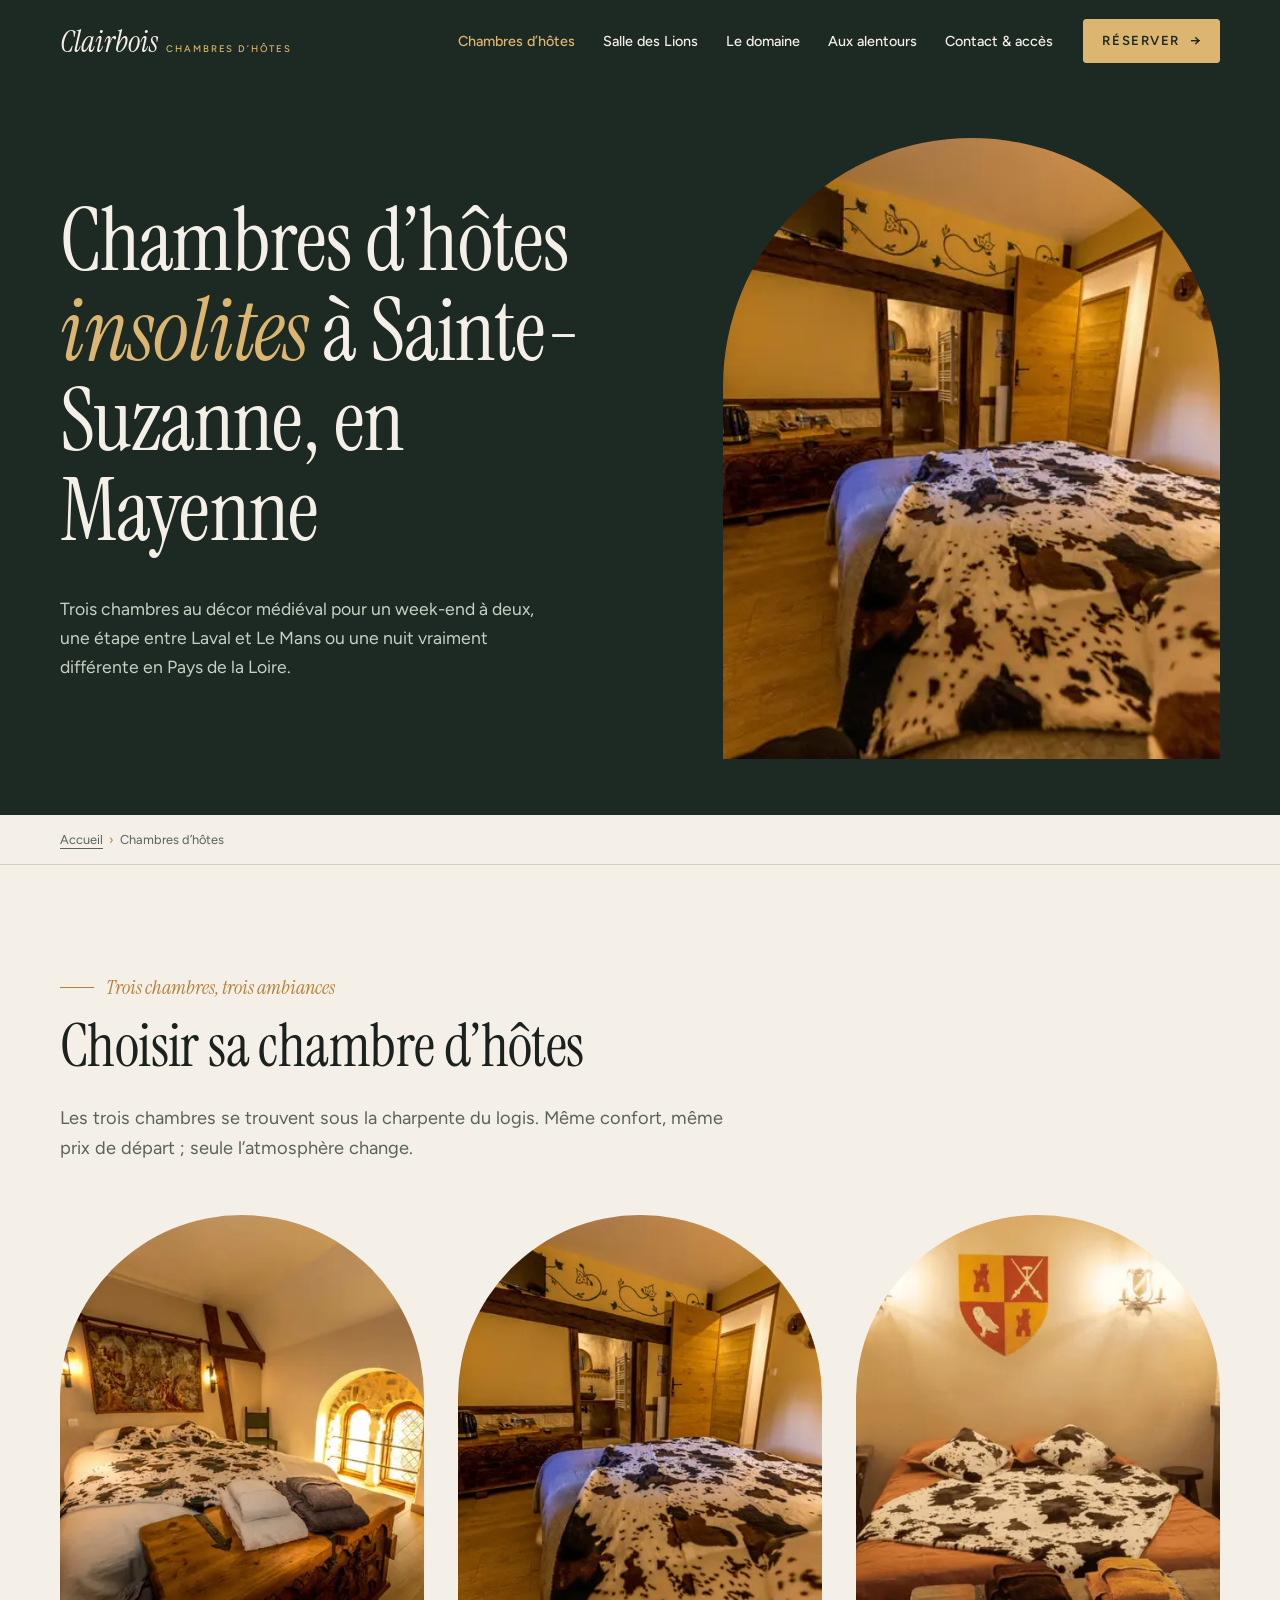
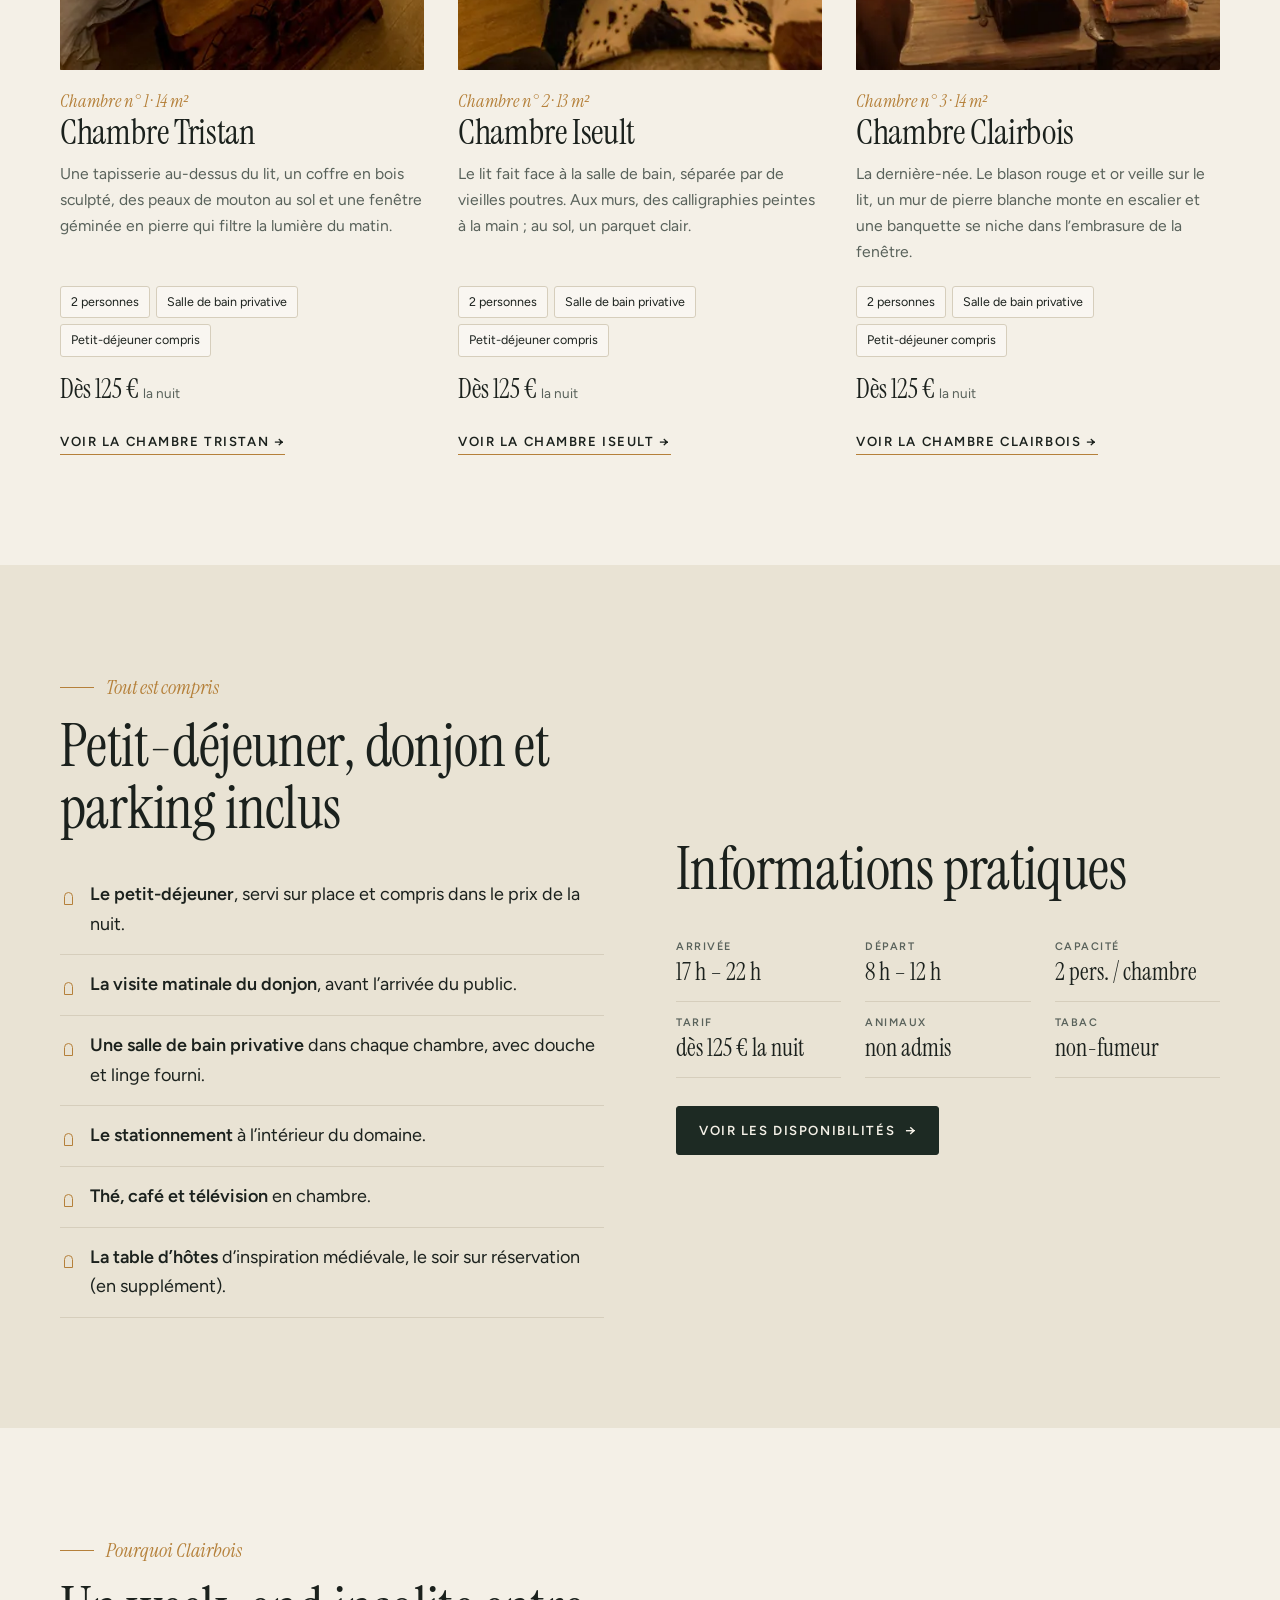
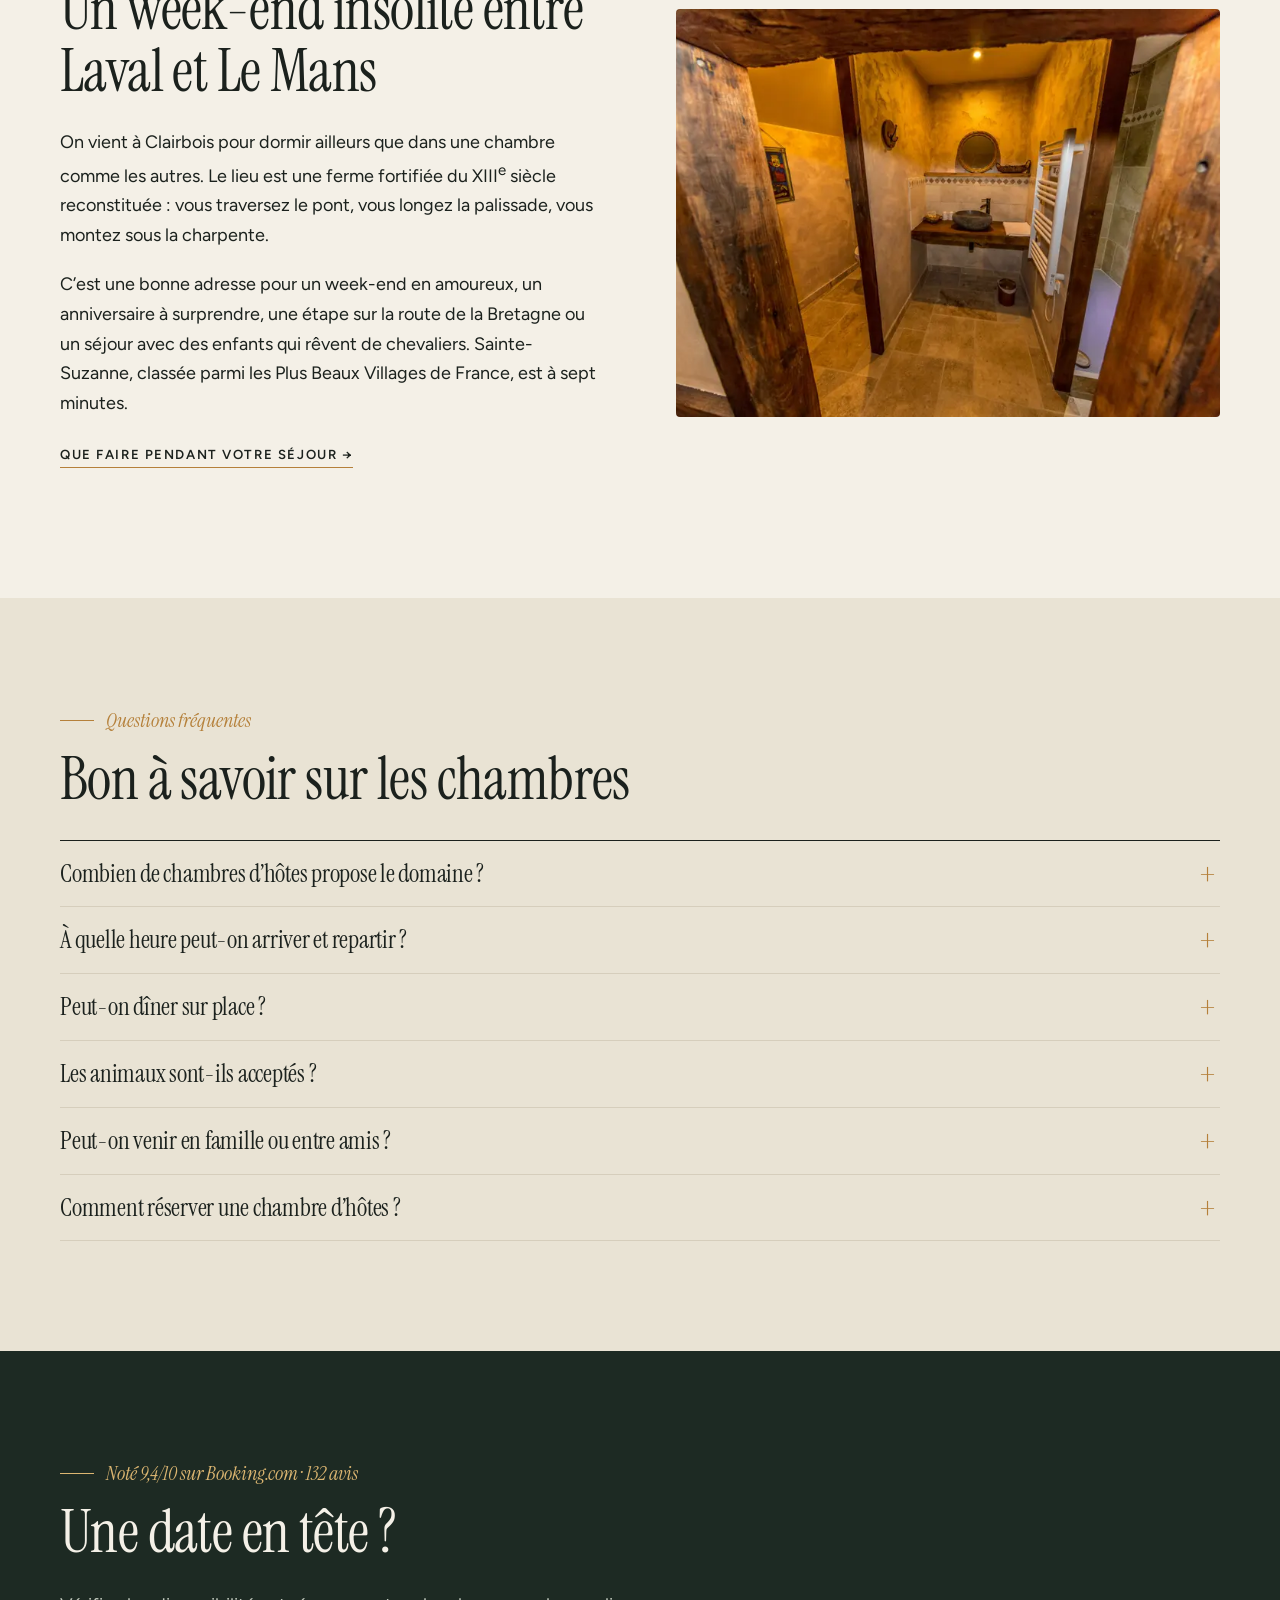
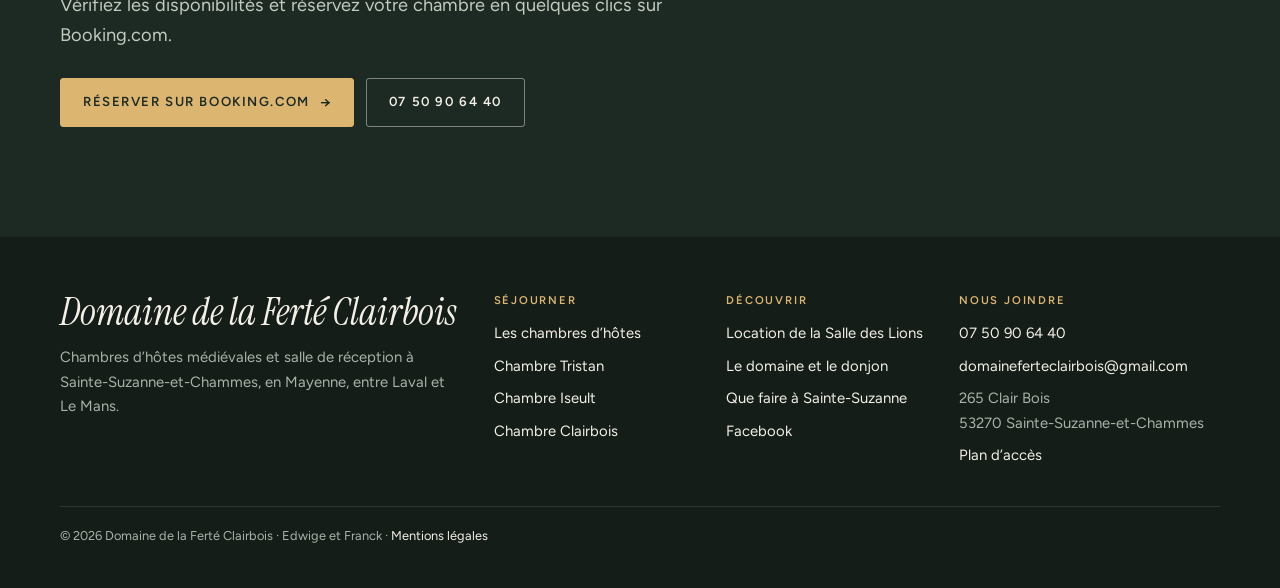
<file: chambres-hotes.html>
<!doctype html>
<html lang="fr">
<head>
<meta charset="utf-8">
<meta name="viewport" content="width=device-width, initial-scale=1">
<title>Chambres d’hôtes insolites en Mayenne – 3 chambres médiévales | Ferté Clairbois</title>
<meta name="description" content="Tristan, Iseult, Clairbois : 3 chambres d’hôtes de charme pour 2 personnes à Sainte-Suzanne. Salle de bain privative, petit-déjeuner compris, à partir de 125 € la nuit.">
<link rel="canonical" href="https://domaineferteclairbois.fr/chambres-hotes.html">
<meta name="robots" content="index, follow, max-image-preview:large">
<meta name="theme-color" content="#1d2a23">
<meta property="og:type" content="website">
<meta property="og:locale" content="fr_FR">
<meta property="og:site_name" content="Domaine de la Ferté Clairbois">
<meta property="og:title" content="Chambres d’hôtes insolites en Mayenne – 3 chambres médiévales | Ferté Clairbois">
<meta property="og:description" content="Tristan, Iseult, Clairbois : 3 chambres d’hôtes de charme pour 2 personnes à Sainte-Suzanne. Salle de bain privative, petit-déjeuner compris, à partir de 125 € la nuit.">
<meta property="og:url" content="https://domaineferteclairbois.fr/chambres-hotes.html">
<meta property="og:image" content="https://domaineferteclairbois.fr/img/chambre-tristan-chambre-hotes-medievale-1536.webp">
<meta name="twitter:card" content="summary_large_image">
<link rel="icon" href="favicon.svg" type="image/svg+xml">
<link rel="preconnect" href="https://fonts.googleapis.com">
<link rel="preconnect" href="https://fonts.gstatic.com" crossorigin>
<link href="https://fonts.googleapis.com/css2?family=Figtree:wght@400;500;600&family=Instrument+Serif:ital@0;1&display=swap" rel="stylesheet">
<link rel="stylesheet" href="css/style.css">
<script type="application/ld+json">{"@context":"https://schema.org","@graph":[{"@type":"BedAndBreakfast","@id":"https://domaineferteclairbois.fr/#domaine","name":"Domaine de la Ferté Clairbois","description":"Chambres d’hôtes médiévales et location de salle de réception dans la reconstitution d’une ferme fortifiée du XIIIe siècle, à Sainte-Suzanne-et-Chammes (Mayenne).","url":"https://domaineferteclairbois.fr/","telephone":"+33750906440","email":"domaineferteclairbois@gmail.com","image":["https://domaineferteclairbois.fr/img/og-domaine-ferte-clairbois.jpg","https://domaineferteclairbois.fr/img/chambre-tristan-chambre-hotes-medievale-1536.webp"],"priceRange":"€€","address":{"@type":"PostalAddress","streetAddress":"265 Clair Bois","postalCode":"53270","addressLocality":"Sainte-Suzanne-et-Chammes","addressRegion":"Pays de la Loire","addressCountry":"FR"},"geo":{"@type":"GeoCoordinates","latitude":48.0831574,"longitude":-0.3528599},"checkinTime":"17:00","checkoutTime":"12:00","numberOfRooms":3,"petsAllowed":false,"amenityFeature":[{"@type":"LocationFeatureSpecification","name":"Petit-déjeuner compris","value":true},{"@type":"LocationFeatureSpecification","name":"Salle de bain privative","value":true},{"@type":"LocationFeatureSpecification","name":"Parking privé gratuit","value":true},{"@type":"LocationFeatureSpecification","name":"Télévision","value":true},{"@type":"LocationFeatureSpecification","name":"Thé et café","value":true},{"@type":"LocationFeatureSpecification","name":"Table d’hôtes sur réservation","value":true}],"sameAs":["https://www.facebook.com/profile.php?id=100057098634137","https://www.booking.com/hotel/fr/domaine-de-la-ferte-clairbois.fr.html"]},{"@type":"BreadcrumbList","itemListElement":[{"@type":"ListItem","position":1,"name":"Accueil","item":"https://domaineferteclairbois.fr/"},{"@type":"ListItem","position":2,"name":"Chambres d’hôtes","item":"https://domaineferteclairbois.fr/chambres-hotes.html"}]},{"@type":"FAQPage","mainEntity":[{"@type":"Question","name":"Combien de chambres d’hôtes propose le domaine ?","acceptedAnswer":{"@type":"Answer","text":"Trois chambres pour deux personnes : Tristan (14 m²), Iseult (13 m²) et Clairbois (14 m²). Chacune a sa salle de bain privative, la télévision et un plateau thé-café."}},{"@type":"Question","name":"À quelle heure peut-on arriver et repartir ?","acceptedAnswer":{"@type":"Answer","text":"Les arrivées se font entre 17 h et 22 h, les départs entre 8 h et 12 h. Si votre train ou votre route vous fait arriver plus tôt, appelez-nous."}},{"@type":"Question","name":"Peut-on dîner sur place ?","acceptedAnswer":{"@type":"Answer","text":"Oui. Le petit-déjeuner est compris dans la nuitée et, sur réservation, nous préparons une table d’hôtes inspirée de la cuisine médiévale. Prévenez-nous au moment de réserver votre chambre."}},{"@type":"Question","name":"Les animaux sont-ils acceptés ?","acceptedAnswer":{"@type":"Answer","text":"Les chiens et chats ne sont pas admis dans les chambres. Les cavaliers, en revanche, peuvent venir avec leur cheval : le domaine dispose de boxes."}},{"@type":"Question","name":"Peut-on venir en famille ou entre amis ?","acceptedAnswer":{"@type":"Answer","text":"Chaque chambre accueille deux personnes. En réservant les trois, vous pouvez loger jusqu’à six personnes sur le domaine — pratique pour les invités d’un mariage célébré dans la Salle des Lions."}},{"@type":"Question","name":"Comment réserver une chambre d’hôtes ?","acceptedAnswer":{"@type":"Answer","text":"Les trois chambres se réservent en ligne sur Booking.com, où le domaine est noté 9,4/10 par 132 voyageurs. Pour une question avant de réserver, appelez-nous au 07 50 90 64 40."}}]}]}</script>
</head>
<body>
<a class="skip" href="#contenu">Aller au contenu</a>
<header class="header">
  <div class="wrap header__in">
    <a class="logo" href="index.html" aria-label="Domaine de la Ferté Clairbois – accueil"><span>Clairbois</span><small>Chambres d’hôtes</small></a>
    <button class="burger" aria-label="Ouvrir le menu" aria-expanded="false" aria-controls="menu"><i></i><i></i><i></i></button>
    <nav class="nav" id="menu" aria-label="Navigation principale">
      <ul><li><a href="chambres-hotes.html" aria-current="page">Chambres d’hôtes</a></li><li><a href="salle-des-lions.html">Salle des Lions</a></li><li><a href="domaine.html">Le domaine</a></li><li><a href="autour.html">Aux alentours</a></li><li><a href="contact.html">Contact & accès</a></li></ul>
      <a class="btn" href="https://www.booking.com/hotel/fr/domaine-de-la-ferte-clairbois.fr.html" target="_blank" rel="noopener">Réserver</a>
    </nav>
  </div>
</header>
<main id="contenu">
<section class="hero hero--page">
  <div class="wrap hero__grid">
    <div class="hero__txt">
      <h1>Chambres d’hôtes <em>insolites</em> à Sainte-Suzanne, en Mayenne</h1>
      <p>Trois chambres au décor médiéval pour un week-end à deux, une étape entre Laval et Le Mans ou une nuit vraiment différente en Pays de la Loire.</p>
      
    </div>
    <figure class="hero__fig">
      <div class="hero__slides"><img src="img/chambre-iseult-chambre-hotes-medievale-800.webp" srcset="img/chambre-iseult-chambre-hotes-medievale-800.webp 800w, img/chambre-iseult-chambre-hotes-medievale-1536.webp 1536w" sizes="(min-width: 720px) 45vw, 100vw" width="1536" height="1024" alt="Chambre d’hôtes Iseult au Domaine de la Ferté Clairbois, lit double et poutres anciennes" class="is-on" fetchpriority="high"><img src="img/chambre-clairbois-lit-blason-800.webp" srcset="img/chambre-clairbois-lit-blason-800.webp 800w, img/chambre-clairbois-lit-blason-1536.webp 1536w" sizes="(min-width: 720px) 45vw, 100vw" width="1536" height="1024" alt="Chambre d’hôtes Clairbois : lit double sous le blason rouge et or du domaine" loading="lazy" decoding="async"><img src="img/chambre-tristan-chambre-hotes-medievale-800.webp" srcset="img/chambre-tristan-chambre-hotes-medievale-800.webp 800w, img/chambre-tristan-chambre-hotes-medievale-1536.webp 1536w" sizes="(min-width: 720px) 45vw, 100vw" width="1536" height="1024" alt="Chambre d’hôtes Tristan : lit double, tapisserie médiévale et fenêtre romane en pierre" loading="lazy" decoding="async"></div>
      
    </figure>
  </div>
</section>
<nav class="crumbs" aria-label="Fil d’Ariane"><div class="wrap"><ol><li><a href="index.html">Accueil</a></li><li aria-current="page">Chambres d’hôtes</li></ol></div></nav>

<section class="section">
  <div class="wrap">
    <span class="kicker">Trois chambres, trois ambiances</span>
    <h2>Choisir sa chambre d’hôtes</h2>
    <p class="lead">Les trois chambres se trouvent sous la charpente du logis. Même confort, même prix de départ ; seule l’atmosphère change.</p>
    <div class="rooms"><article class="room reveal">
  <a class="room__img" href="chambre-tristan.html"><img src="img/chambre-tristan-chambre-hotes-medievale-800.webp" srcset="img/chambre-tristan-chambre-hotes-medievale-800.webp 800w, img/chambre-tristan-chambre-hotes-medievale-1536.webp 1536w" sizes="(min-width: 720px) 58vw, 100vw" width="1536" height="1024" alt="Chambre d’hôtes Tristan : lit double, tapisserie médiévale et fenêtre romane en pierre" loading="lazy" decoding="async"></a>
  <div>
    <span class="room__num">Chambre n° 1 · 14 m²</span>
    <h3><a href="chambre-tristan.html" style="color:inherit;text-decoration:none">Chambre Tristan</a></h3>
    <p>Une tapisserie au-dessus du lit, un coffre en bois sculpté, des peaux de mouton au sol et une fenêtre géminée en pierre qui filtre la lumière du matin.</p>
    <ul class="room__meta"><li>2 personnes</li><li>Salle de bain privative</li><li>Petit-déjeuner compris</li></ul>
    <p class="price">Dès 125 € <small>la nuit</small></p>
    <a class="more" href="chambre-tristan.html">Voir la chambre Tristan</a>
  </div>
</article><article class="room reveal">
  <a class="room__img" href="chambre-iseult.html"><img src="img/chambre-iseult-chambre-hotes-medievale-800.webp" srcset="img/chambre-iseult-chambre-hotes-medievale-800.webp 800w, img/chambre-iseult-chambre-hotes-medievale-1536.webp 1536w" sizes="(min-width: 720px) 58vw, 100vw" width="1536" height="1024" alt="Chambre d’hôtes Iseult : lit double, calligraphies murales et salle de bain derrière les poutres" loading="lazy" decoding="async"></a>
  <div>
    <span class="room__num">Chambre n° 2 · 13 m²</span>
    <h3><a href="chambre-iseult.html" style="color:inherit;text-decoration:none">Chambre Iseult</a></h3>
    <p>Le lit fait face à la salle de bain, séparée par de vieilles poutres. Aux murs, des calligraphies peintes à la main ; au sol, un parquet clair.</p>
    <ul class="room__meta"><li>2 personnes</li><li>Salle de bain privative</li><li>Petit-déjeuner compris</li></ul>
    <p class="price">Dès 125 € <small>la nuit</small></p>
    <a class="more" href="chambre-iseult.html">Voir la chambre Iseult</a>
  </div>
</article><article class="room reveal">
  <a class="room__img" href="chambre-clairbois.html"><img src="img/chambre-clairbois-lit-blason-800.webp" srcset="img/chambre-clairbois-lit-blason-800.webp 800w, img/chambre-clairbois-lit-blason-1536.webp 1536w" sizes="(min-width: 720px) 58vw, 100vw" width="1536" height="1024" alt="Chambre d’hôtes Clairbois : lit double sous le blason rouge et or du domaine" loading="lazy" decoding="async"></a>
  <div>
    <span class="room__num">Chambre n° 3 · 14 m²</span>
    <h3><a href="chambre-clairbois.html" style="color:inherit;text-decoration:none">Chambre Clairbois</a></h3>
    <p>La dernière-née. Le blason rouge et or veille sur le lit, un mur de pierre blanche monte en escalier et une banquette se niche dans l’embrasure de la fenêtre.</p>
    <ul class="room__meta"><li>2 personnes</li><li>Salle de bain privative</li><li>Petit-déjeuner compris</li></ul>
    <p class="price">Dès 125 € <small>la nuit</small></p>
    <a class="more" href="chambre-clairbois.html">Voir la chambre Clairbois</a>
  </div>
</article></div>
  </div>
</section>

<section class="section section--tint">
  <div class="wrap split">
    <div class="reveal">
      <span class="kicker">Tout est compris</span>
      <h2>Petit-déjeuner, donjon et parking inclus</h2>
      <ul class="ticks">
  <li><strong>Le petit-déjeuner</strong>, servi sur place et compris dans le prix de la nuit.</li>
  <li><strong>La visite matinale du donjon</strong>, avant l’arrivée du public.</li>
  <li><strong>Une salle de bain privative</strong> dans chaque chambre, avec douche et linge fourni.</li>
  <li><strong>Le stationnement</strong> à l’intérieur du domaine.</li>
  <li><strong>Thé, café et télévision</strong> en chambre.</li>
  <li><strong>La table d’hôtes</strong> d’inspiration médiévale, le soir sur réservation (en supplément).</li>
</ul>
    </div>
    <div class="reveal">
      <h2>Informations pratiques</h2>
      <dl class="dl">
        <div><dt>Arrivée</dt><dd>17 h – 22 h</dd></div>
        <div><dt>Départ</dt><dd>8 h – 12 h</dd></div>
        <div><dt>Capacité</dt><dd>2 pers. / chambre</dd></div>
        <div><dt>Tarif</dt><dd>dès 125 € la nuit</dd></div>
        <div><dt>Animaux</dt><dd>non admis</dd></div>
        <div><dt>Tabac</dt><dd>non-fumeur</dd></div>
      </dl>
      <div class="btns"><a class="btn" href="https://www.booking.com/hotel/fr/domaine-de-la-ferte-clairbois.fr.html" target="_blank" rel="noopener">Voir les disponibilités</a></div>
    </div>
  </div>
</section>

<section class="section">
  <div class="wrap split split--rev">
    <div class="split__img reveal"><img src="img/chambre-iseult-salle-de-bain-poutres-800.webp" srcset="img/chambre-iseult-salle-de-bain-poutres-800.webp 800w, img/chambre-iseult-salle-de-bain-poutres-1536.webp 1536w" sizes="(min-width: 720px) 50vw, 100vw" width="1536" height="1024" alt="Salle de bain privative en pierre et bois d’une chambre d’hôtes du domaine" loading="lazy" decoding="async"></div>
    <div class="reveal">
      <span class="kicker">Pourquoi Clairbois</span>
      <h2>Un week-end insolite entre Laval et Le Mans</h2>
      <p>On vient à Clairbois pour dormir ailleurs que dans une chambre comme les autres. Le lieu est une ferme fortifiée du XIII<sup>e</sup> siècle reconstituée : vous traversez le pont, vous longez la palissade, vous montez sous la charpente.</p>
      <p>C’est une bonne adresse pour un week-end en amoureux, un anniversaire à surprendre, une étape sur la route de la Bretagne ou un séjour avec des enfants qui rêvent de chevaliers. Sainte-Suzanne, classée parmi les Plus Beaux Villages de France, est à sept minutes.</p>
      <p><a class="more" href="autour.html">Que faire pendant votre séjour</a></p>
    </div>
  </div>
</section>

<section class="section section--tint">
  <div class="wrap">
    <span class="kicker">Questions fréquentes</span>
    <h2>Bon à savoir sur les chambres</h2>
    <div class="faq"><details><summary><h3>Combien de chambres d’hôtes propose le domaine ?</h3></summary><p>Trois chambres pour deux personnes : Tristan (14 m²), Iseult (13 m²) et Clairbois (14 m²). Chacune a sa salle de bain privative, la télévision et un plateau thé-café.</p></details><details><summary><h3>À quelle heure peut-on arriver et repartir ?</h3></summary><p>Les arrivées se font entre 17 h et 22 h, les départs entre 8 h et 12 h. Si votre train ou votre route vous fait arriver plus tôt, appelez-nous.</p></details><details><summary><h3>Peut-on dîner sur place ?</h3></summary><p>Oui. Le petit-déjeuner est compris dans la nuitée et, sur réservation, nous préparons une table d’hôtes inspirée de la cuisine médiévale. Prévenez-nous au moment de réserver votre chambre.</p></details><details><summary><h3>Les animaux sont-ils acceptés ?</h3></summary><p>Les chiens et chats ne sont pas admis dans les chambres. Les cavaliers, en revanche, peuvent venir avec leur cheval : le domaine dispose de boxes.</p></details><details><summary><h3>Peut-on venir en famille ou entre amis ?</h3></summary><p>Chaque chambre accueille deux personnes. En réservant les trois, vous pouvez loger jusqu’à six personnes sur le domaine — pratique pour les invités d’un mariage célébré dans la Salle des Lions.</p></details><details><summary><h3>Comment réserver une chambre d’hôtes ?</h3></summary><p>Les trois chambres se réservent en ligne sur Booking.com, où le domaine est noté 9,4/10 par 132 voyageurs. Pour une question avant de réserver, appelez-nous au 07 50 90 64 40.</p></details></div>
  </div>
</section>
<section class="section section--dark cta">
  <div class="wrap reveal">
    <span class="kicker">Noté 9,4/10 sur Booking.com · 132 avis</span>
    <h2>Une date en tête ?</h2>
    <p class="lead">Vérifiez les disponibilités et réservez votre chambre en quelques clics sur Booking.com.</p>
    <div class="btns"><a class="btn" href="https://www.booking.com/hotel/fr/domaine-de-la-ferte-clairbois.fr.html" target="_blank" rel="noopener">Réserver sur Booking.com</a><a class="btn btn--light" href="tel:+33750906440">07 50 90 64 40</a></div>
  </div>
</section>
</main>
<footer class="footer">
  <div class="wrap">
    <div class="footer__grid">
      <div>
        <span class="footer__name">Domaine de la Ferté Clairbois</span>
        <p>Chambres d’hôtes médiévales et salle de réception à Sainte-Suzanne-et-Chammes, en Mayenne, entre Laval et Le Mans.</p>
      </div>
      <div>
        <h2>Séjourner</h2>
        <ul>
          <li><a href="chambres-hotes.html">Les chambres d’hôtes</a></li>
          <li><a href="chambre-tristan.html">Chambre Tristan</a></li>
          <li><a href="chambre-iseult.html">Chambre Iseult</a></li>
          <li><a href="chambre-clairbois.html">Chambre Clairbois</a></li>
        </ul>
      </div>
      <div>
        <h2>Découvrir</h2>
        <ul>
          <li><a href="salle-des-lions.html">Location de la Salle des Lions</a></li>
          <li><a href="domaine.html">Le domaine et le donjon</a></li>
          <li><a href="autour.html">Que faire à Sainte-Suzanne</a></li>
          <li><a href="https://www.facebook.com/profile.php?id=100057098634137" rel="noopener" target="_blank">Facebook</a></li>
        </ul>
      </div>
      <div>
        <h2>Nous joindre</h2>
        <ul>
          <li><a href="tel:+33750906440">07 50 90 64 40</a></li>
          <li><a href="mailto:domaineferteclairbois@gmail.com">domaineferteclairbois@gmail.com</a></li>
          <li>265 Clair Bois<br>53270 Sainte-Suzanne-et-Chammes</li>
          <li><a href="contact.html">Plan d’accès</a></li>
        </ul>
      </div>
    </div>
    <p class="footer__legal">© 2026 Domaine de la Ferté Clairbois · Edwige et Franck · <a href="mentions-legales.html">Mentions légales</a></p>
  </div>
</footer>
<div class="bar"><a href="tel:+33750906440">Appeler</a><a href="https://www.booking.com/hotel/fr/domaine-de-la-ferte-clairbois.fr.html" target="_blank" rel="noopener">Réserver sur Booking</a></div>
<script src="js/main.js" defer></script>
</body>
</html>
</file>
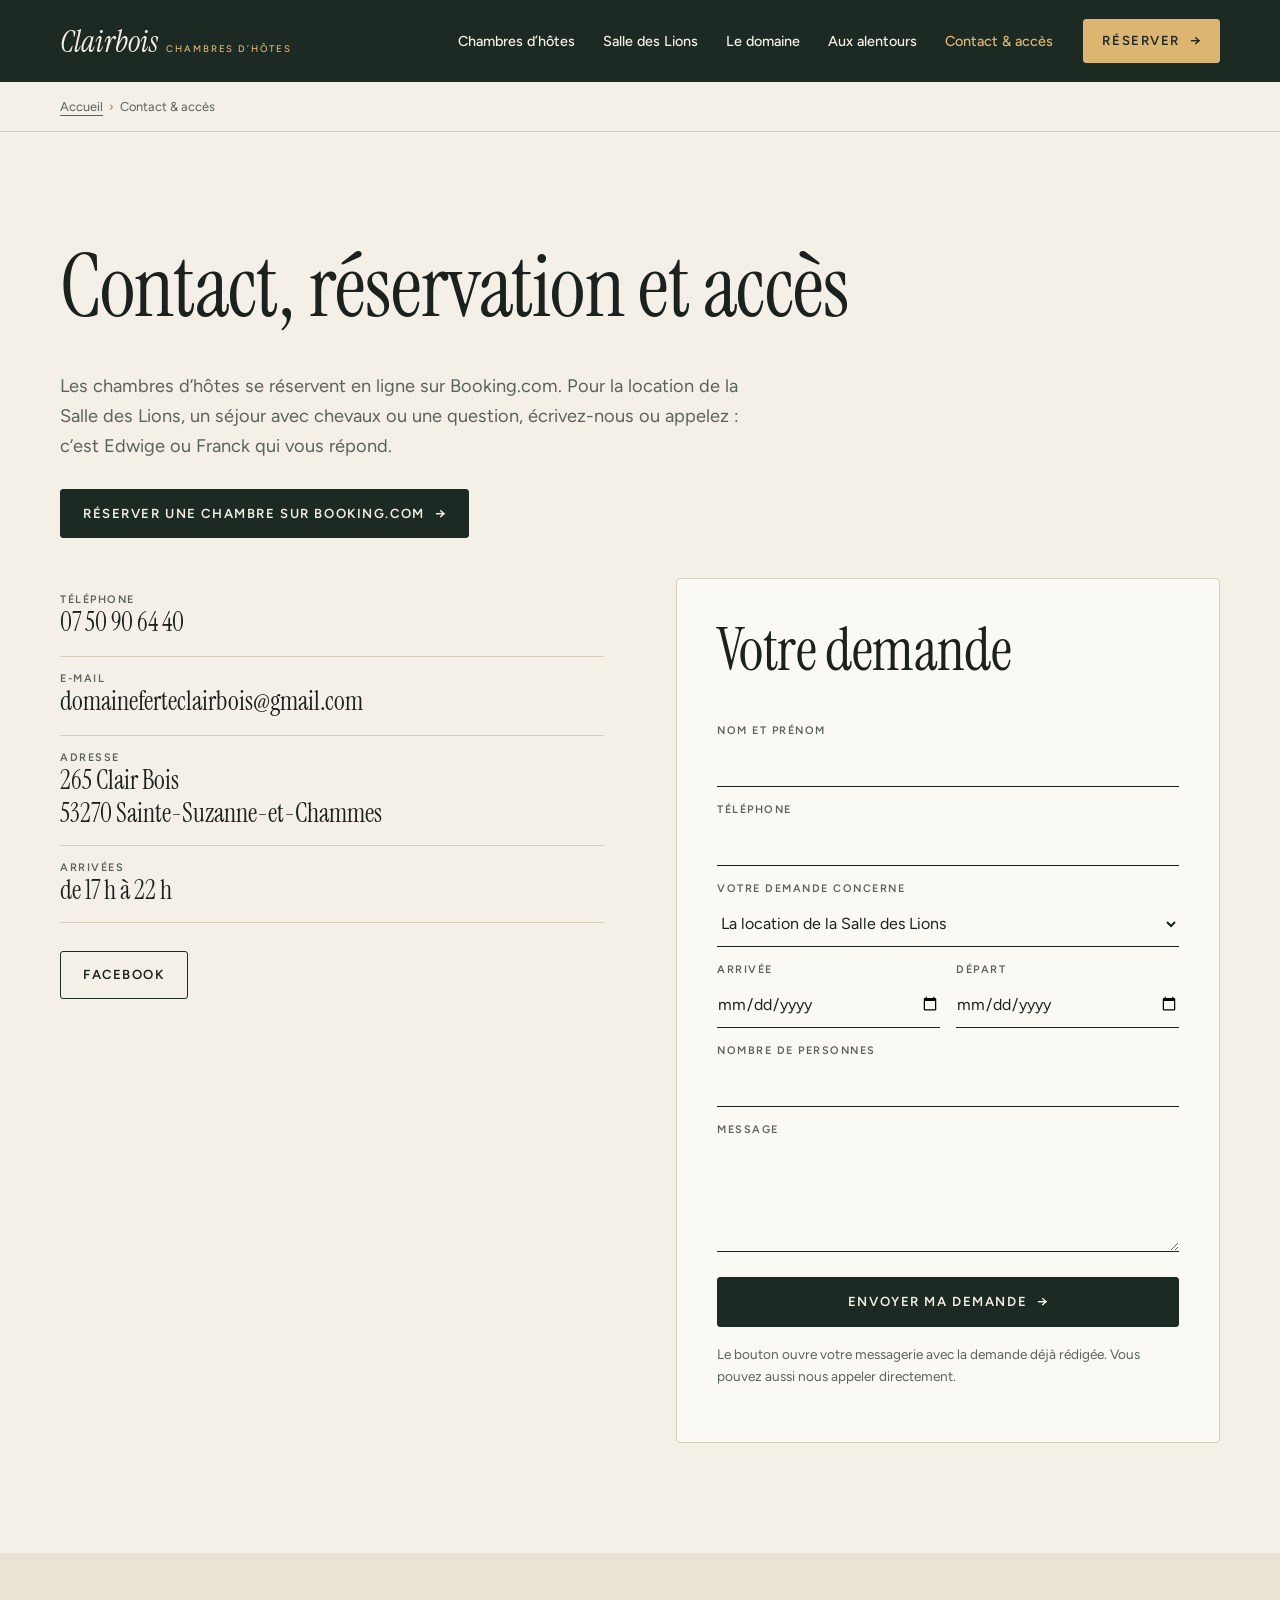
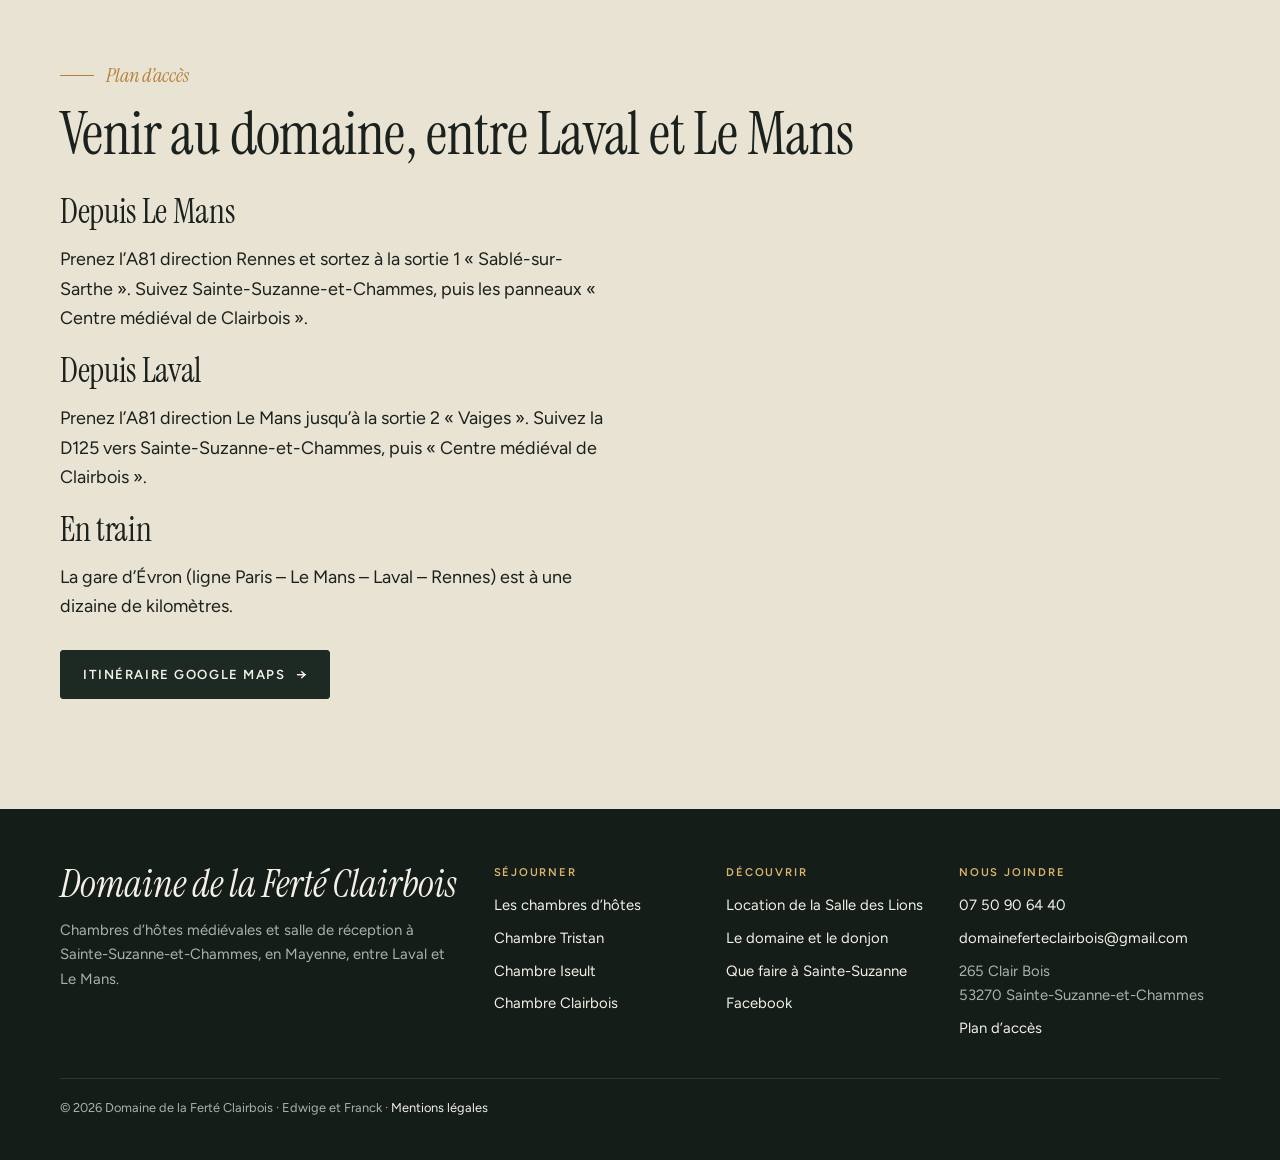
<file: contact.html>
<!doctype html>
<html lang="fr">
<head>
<meta charset="utf-8">
<meta name="viewport" content="width=device-width, initial-scale=1">
<title>Contact, réservation et accès – Domaine de la Ferté Clairbois (Mayenne)</title>
<meta name="description" content="Chambres réservables sur Booking.com, Salle des Lions sur devis : 07 50 90 64 40. Domaine de la Ferté Clairbois, 265 Clair Bois, 53270 Sainte-Suzanne-et-Chammes. Accès depuis Laval et Le Mans.">
<link rel="canonical" href="https://domaineferteclairbois.fr/contact.html">
<meta name="robots" content="index, follow, max-image-preview:large">
<meta name="theme-color" content="#1d2a23">
<meta property="og:type" content="website">
<meta property="og:locale" content="fr_FR">
<meta property="og:site_name" content="Domaine de la Ferté Clairbois">
<meta property="og:title" content="Contact, réservation et accès – Domaine de la Ferté Clairbois (Mayenne)">
<meta property="og:description" content="Chambres réservables sur Booking.com, Salle des Lions sur devis : 07 50 90 64 40. Domaine de la Ferté Clairbois, 265 Clair Bois, 53270 Sainte-Suzanne-et-Chammes. Accès depuis Laval et Le Mans.">
<meta property="og:url" content="https://domaineferteclairbois.fr/contact.html">
<meta property="og:image" content="https://domaineferteclairbois.fr/img/og-domaine-ferte-clairbois.jpg">
<meta name="twitter:card" content="summary_large_image">
<link rel="icon" href="favicon.svg" type="image/svg+xml">
<link rel="preconnect" href="https://fonts.googleapis.com">
<link rel="preconnect" href="https://fonts.gstatic.com" crossorigin>
<link href="https://fonts.googleapis.com/css2?family=Figtree:wght@400;500;600&family=Instrument+Serif:ital@0;1&display=swap" rel="stylesheet">
<link rel="stylesheet" href="css/style.css">
<script type="application/ld+json">{"@context":"https://schema.org","@graph":[{"@type":"BedAndBreakfast","@id":"https://domaineferteclairbois.fr/#domaine","name":"Domaine de la Ferté Clairbois","description":"Chambres d’hôtes médiévales et location de salle de réception dans la reconstitution d’une ferme fortifiée du XIIIe siècle, à Sainte-Suzanne-et-Chammes (Mayenne).","url":"https://domaineferteclairbois.fr/","telephone":"+33750906440","email":"domaineferteclairbois@gmail.com","image":["https://domaineferteclairbois.fr/img/og-domaine-ferte-clairbois.jpg","https://domaineferteclairbois.fr/img/chambre-tristan-chambre-hotes-medievale-1536.webp"],"priceRange":"€€","address":{"@type":"PostalAddress","streetAddress":"265 Clair Bois","postalCode":"53270","addressLocality":"Sainte-Suzanne-et-Chammes","addressRegion":"Pays de la Loire","addressCountry":"FR"},"geo":{"@type":"GeoCoordinates","latitude":48.0831574,"longitude":-0.3528599},"checkinTime":"17:00","checkoutTime":"12:00","numberOfRooms":3,"petsAllowed":false,"amenityFeature":[{"@type":"LocationFeatureSpecification","name":"Petit-déjeuner compris","value":true},{"@type":"LocationFeatureSpecification","name":"Salle de bain privative","value":true},{"@type":"LocationFeatureSpecification","name":"Parking privé gratuit","value":true},{"@type":"LocationFeatureSpecification","name":"Télévision","value":true},{"@type":"LocationFeatureSpecification","name":"Thé et café","value":true},{"@type":"LocationFeatureSpecification","name":"Table d’hôtes sur réservation","value":true}],"sameAs":["https://www.facebook.com/profile.php?id=100057098634137","https://www.booking.com/hotel/fr/domaine-de-la-ferte-clairbois.fr.html"]},{"@type":"BreadcrumbList","itemListElement":[{"@type":"ListItem","position":1,"name":"Accueil","item":"https://domaineferteclairbois.fr/"},{"@type":"ListItem","position":2,"name":"Contact & accès","item":"https://domaineferteclairbois.fr/contact.html"}]}]}</script>
</head>
<body>
<a class="skip" href="#contenu">Aller au contenu</a>
<header class="header">
  <div class="wrap header__in">
    <a class="logo" href="index.html" aria-label="Domaine de la Ferté Clairbois – accueil"><span>Clairbois</span><small>Chambres d’hôtes</small></a>
    <button class="burger" aria-label="Ouvrir le menu" aria-expanded="false" aria-controls="menu"><i></i><i></i><i></i></button>
    <nav class="nav" id="menu" aria-label="Navigation principale">
      <ul><li><a href="chambres-hotes.html">Chambres d’hôtes</a></li><li><a href="salle-des-lions.html">Salle des Lions</a></li><li><a href="domaine.html">Le domaine</a></li><li><a href="autour.html">Aux alentours</a></li><li><a href="contact.html" aria-current="page">Contact & accès</a></li></ul>
      <a class="btn" href="https://www.booking.com/hotel/fr/domaine-de-la-ferte-clairbois.fr.html" target="_blank" rel="noopener">Réserver</a>
    </nav>
  </div>
</header>
<main id="contenu">

<nav class="crumbs" aria-label="Fil d’Ariane"><div class="wrap"><ol><li><a href="index.html">Accueil</a></li><li aria-current="page">Contact & accès</li></ol></div></nav>

<section class="section">
  <div class="wrap">
    <h1>Contact, réservation et accès</h1>
    <p class="lead">Les chambres d’hôtes se réservent en ligne sur Booking.com. Pour la location de la Salle des Lions, un séjour avec chevaux ou une question, écrivez-nous ou appelez : c’est Edwige ou Franck qui vous répond.</p>
    <div class="btns"><a class="btn" href="https://www.booking.com/hotel/fr/domaine-de-la-ferte-clairbois.fr.html" target="_blank" rel="noopener">Réserver une chambre sur Booking.com</a></div>
    <div class="split" style="align-items:start;margin-top:40px">
      <div>
        <ul class="contact-list">
          <li><span>Téléphone</span><a href="tel:+33750906440">07 50 90 64 40</a></li>
          <li><span>E-mail</span><a href="mailto:domaineferteclairbois@gmail.com">domaineferteclairbois@gmail.com</a></li>
          <li><span>Adresse</span><address>265 Clair Bois<br>53270 Sainte-Suzanne-et-Chammes</address></li>
          <li><span>Arrivées</span><address>de 17 h à 22 h</address></li>
        </ul>
        <div class="btns"><a class="btn btn--ghost" href="https://www.facebook.com/profile.php?id=100057098634137" target="_blank" rel="noopener">Facebook</a></div>
      </div>
      <form class="form" id="demande">
        <h2>Votre demande</h2>
        <div><label for="nom">Nom et prénom</label><input id="nom" name="nom" autocomplete="name" required></div>
        <div><label for="tel">Téléphone</label><input id="tel" name="tel" type="tel" autocomplete="tel"></div>
        <div><label for="objet">Votre demande concerne</label>
          <select id="objet" name="objet">
            <option>La location de la Salle des Lions</option><option>Une question sur les chambres d’hôtes</option><option>Un séjour avec chevaux</option><option>Autre question</option>
          </select></div>
        <div class="form__row">
          <div><label for="arrivee">Arrivée</label><input id="arrivee" name="arrivee" type="date"></div>
          <div><label for="depart">Départ</label><input id="depart" name="depart" type="date"></div>
        </div>
        <div><label for="personnes">Nombre de personnes</label><input id="personnes" name="personnes" type="number" min="1" inputmode="numeric"></div>
        <div><label for="message">Message</label><textarea id="message" name="message"></textarea></div>
        <button class="btn" type="submit">Envoyer ma demande</button>
        <p class="note">Le bouton ouvre votre messagerie avec la demande déjà rédigée. Vous pouvez aussi nous appeler directement.</p>
      </form>
    </div>
  </div>
</section>

<section class="section section--tint" id="acces">
  <div class="wrap">
    <span class="kicker">Plan d’accès</span>
    <h2>Venir au domaine, entre Laval et Le Mans</h2>
    <div class="split" style="align-items:start;margin-top:30px">
      <div>
        <h3>Depuis Le Mans</h3>
        <p>Prenez l’A81 direction Rennes et sortez à la sortie 1 « Sablé-sur-Sarthe ». Suivez Sainte-Suzanne-et-Chammes, puis les panneaux « Centre médiéval de Clairbois ».</p>
        <h3>Depuis Laval</h3>
        <p>Prenez l’A81 direction Le Mans jusqu’à la sortie 2 « Vaiges ». Suivez la D125 vers Sainte-Suzanne-et-Chammes, puis « Centre médiéval de Clairbois ».</p>
        <h3>En train</h3>
        <p>La gare d’Évron (ligne Paris – Le Mans – Laval – Rennes) est à une dizaine de kilomètres.</p>
        <div class="btns"><a class="btn" href="https://www.google.com/maps/dir//48.08315740477515,-0.35285986230602256" target="_blank" rel="noopener">Itinéraire Google Maps</a></div>
      </div>
      <iframe class="map" title="Carte : Domaine de la Ferté Clairbois, 265 Clair Bois, Sainte-Suzanne-et-Chammes" loading="lazy" referrerpolicy="no-referrer-when-downgrade" src="https://maps.google.com/maps?q=265+Clair+Bois%2C+53270+Sainte-Suzanne-et-Chammes&output=embed&z=11"></iframe>
    </div>
  </div>
</section>
</main>
<footer class="footer">
  <div class="wrap">
    <div class="footer__grid">
      <div>
        <span class="footer__name">Domaine de la Ferté Clairbois</span>
        <p>Chambres d’hôtes médiévales et salle de réception à Sainte-Suzanne-et-Chammes, en Mayenne, entre Laval et Le Mans.</p>
      </div>
      <div>
        <h2>Séjourner</h2>
        <ul>
          <li><a href="chambres-hotes.html">Les chambres d’hôtes</a></li>
          <li><a href="chambre-tristan.html">Chambre Tristan</a></li>
          <li><a href="chambre-iseult.html">Chambre Iseult</a></li>
          <li><a href="chambre-clairbois.html">Chambre Clairbois</a></li>
        </ul>
      </div>
      <div>
        <h2>Découvrir</h2>
        <ul>
          <li><a href="salle-des-lions.html">Location de la Salle des Lions</a></li>
          <li><a href="domaine.html">Le domaine et le donjon</a></li>
          <li><a href="autour.html">Que faire à Sainte-Suzanne</a></li>
          <li><a href="https://www.facebook.com/profile.php?id=100057098634137" rel="noopener" target="_blank">Facebook</a></li>
        </ul>
      </div>
      <div>
        <h2>Nous joindre</h2>
        <ul>
          <li><a href="tel:+33750906440">07 50 90 64 40</a></li>
          <li><a href="mailto:domaineferteclairbois@gmail.com">domaineferteclairbois@gmail.com</a></li>
          <li>265 Clair Bois<br>53270 Sainte-Suzanne-et-Chammes</li>
          <li><a href="contact.html">Plan d’accès</a></li>
        </ul>
      </div>
    </div>
    <p class="footer__legal">© 2026 Domaine de la Ferté Clairbois · Edwige et Franck · <a href="mentions-legales.html">Mentions légales</a></p>
  </div>
</footer>
<div class="bar"><a href="tel:+33750906440">Appeler</a><a href="https://www.booking.com/hotel/fr/domaine-de-la-ferte-clairbois.fr.html" target="_blank" rel="noopener">Réserver sur Booking</a></div>
<script src="js/main.js" defer></script>
</body>
</html>
</file>
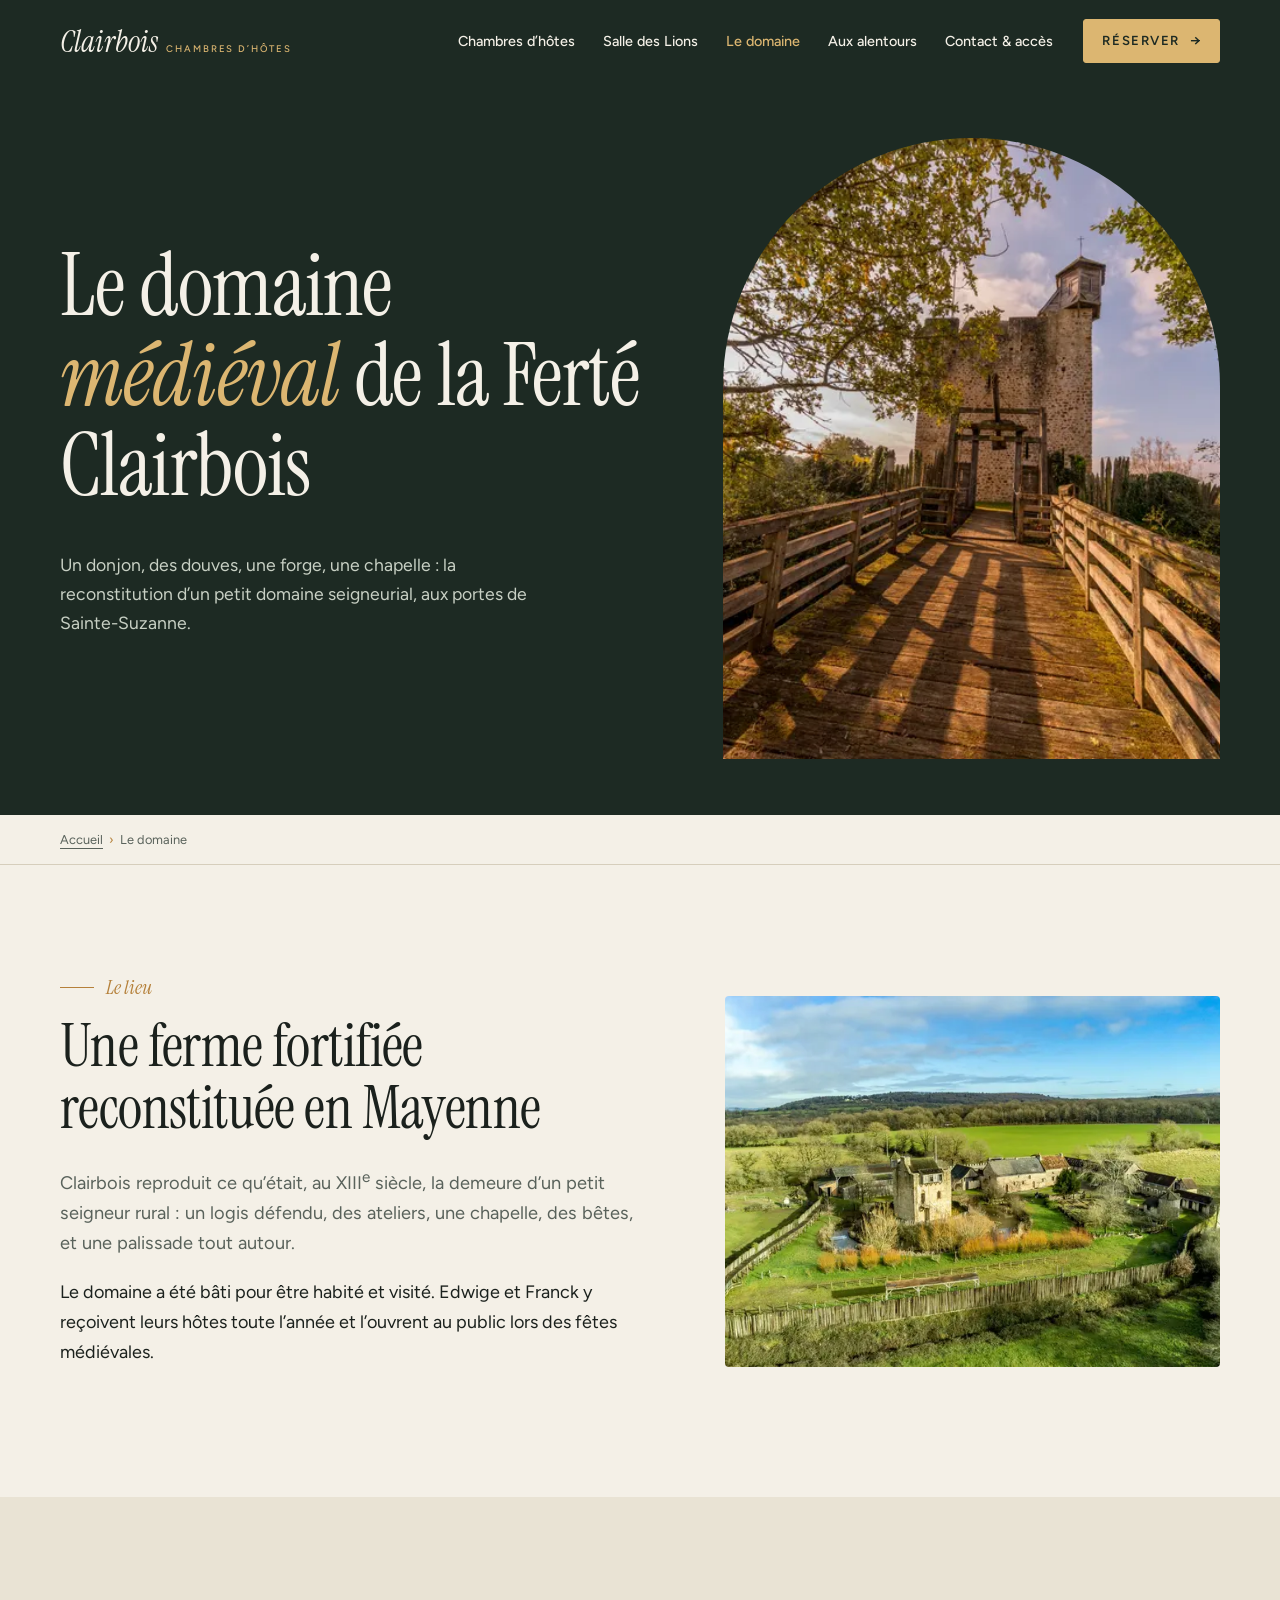
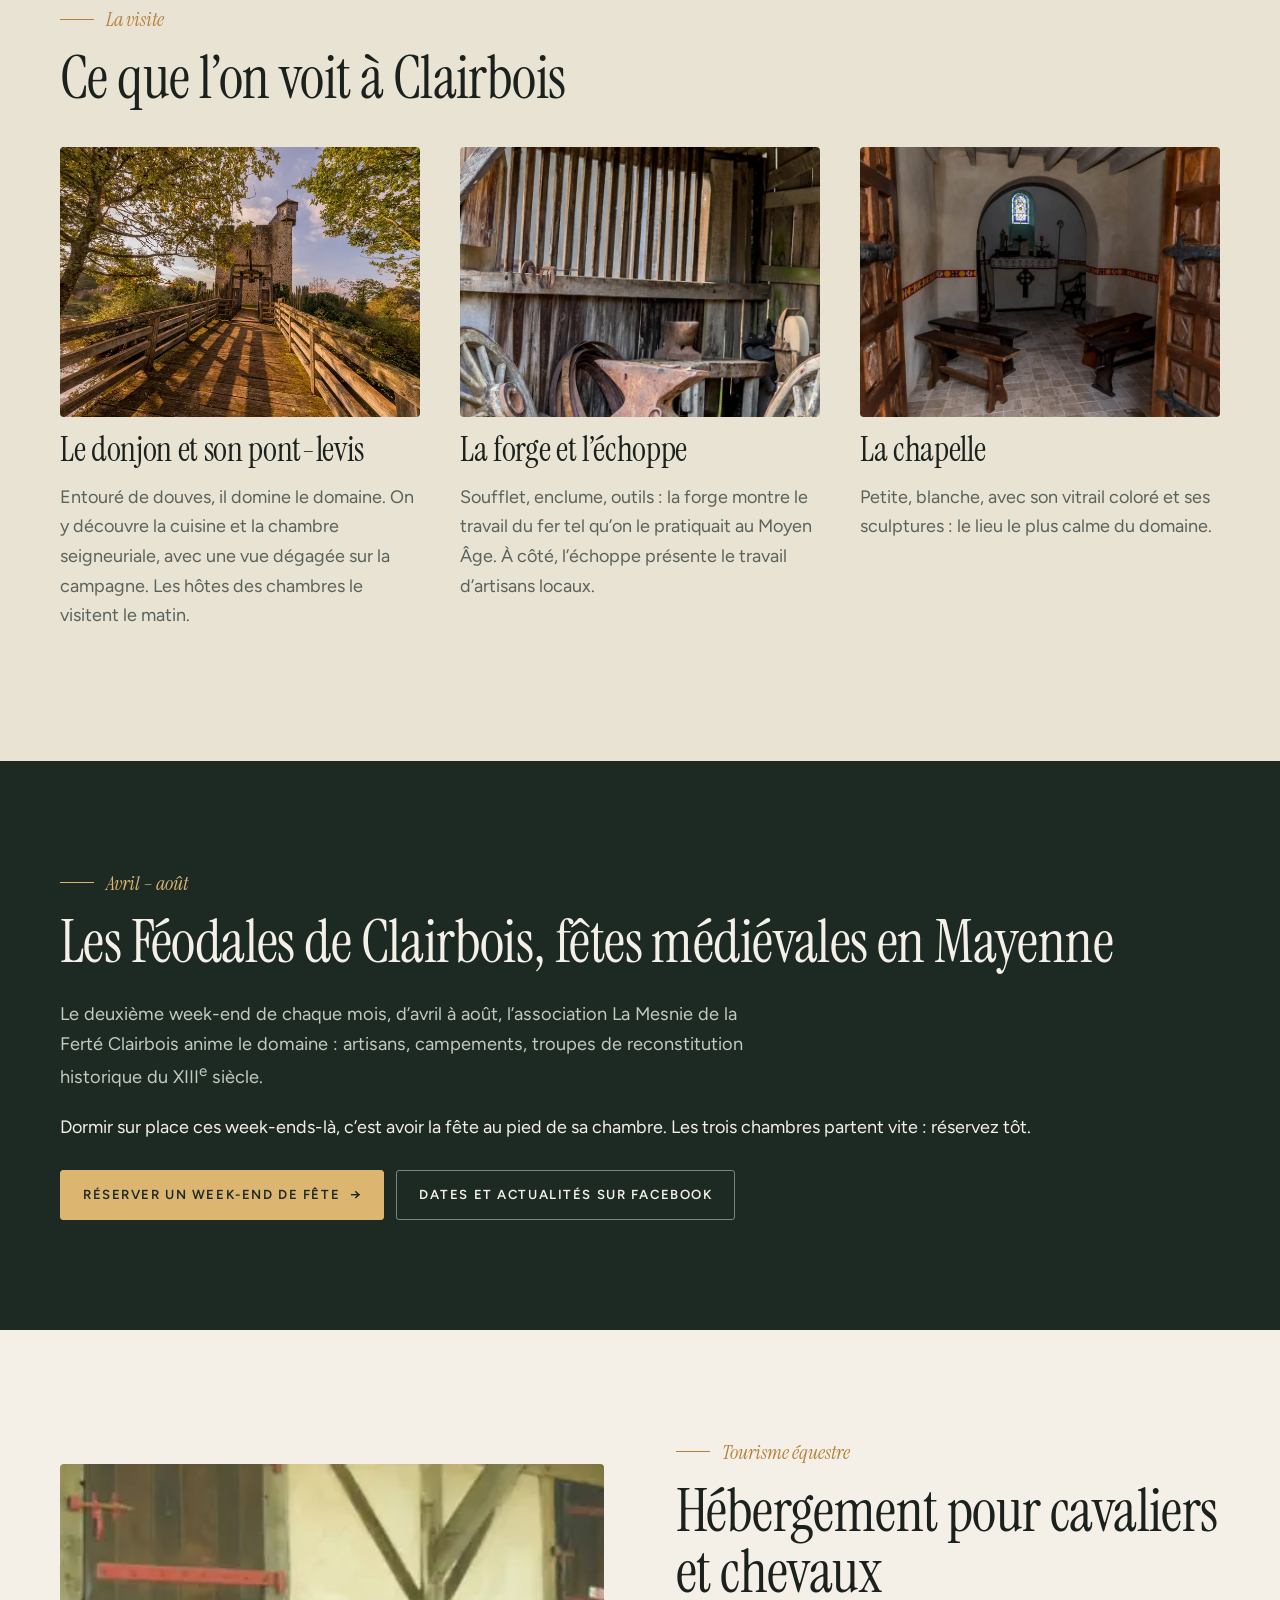
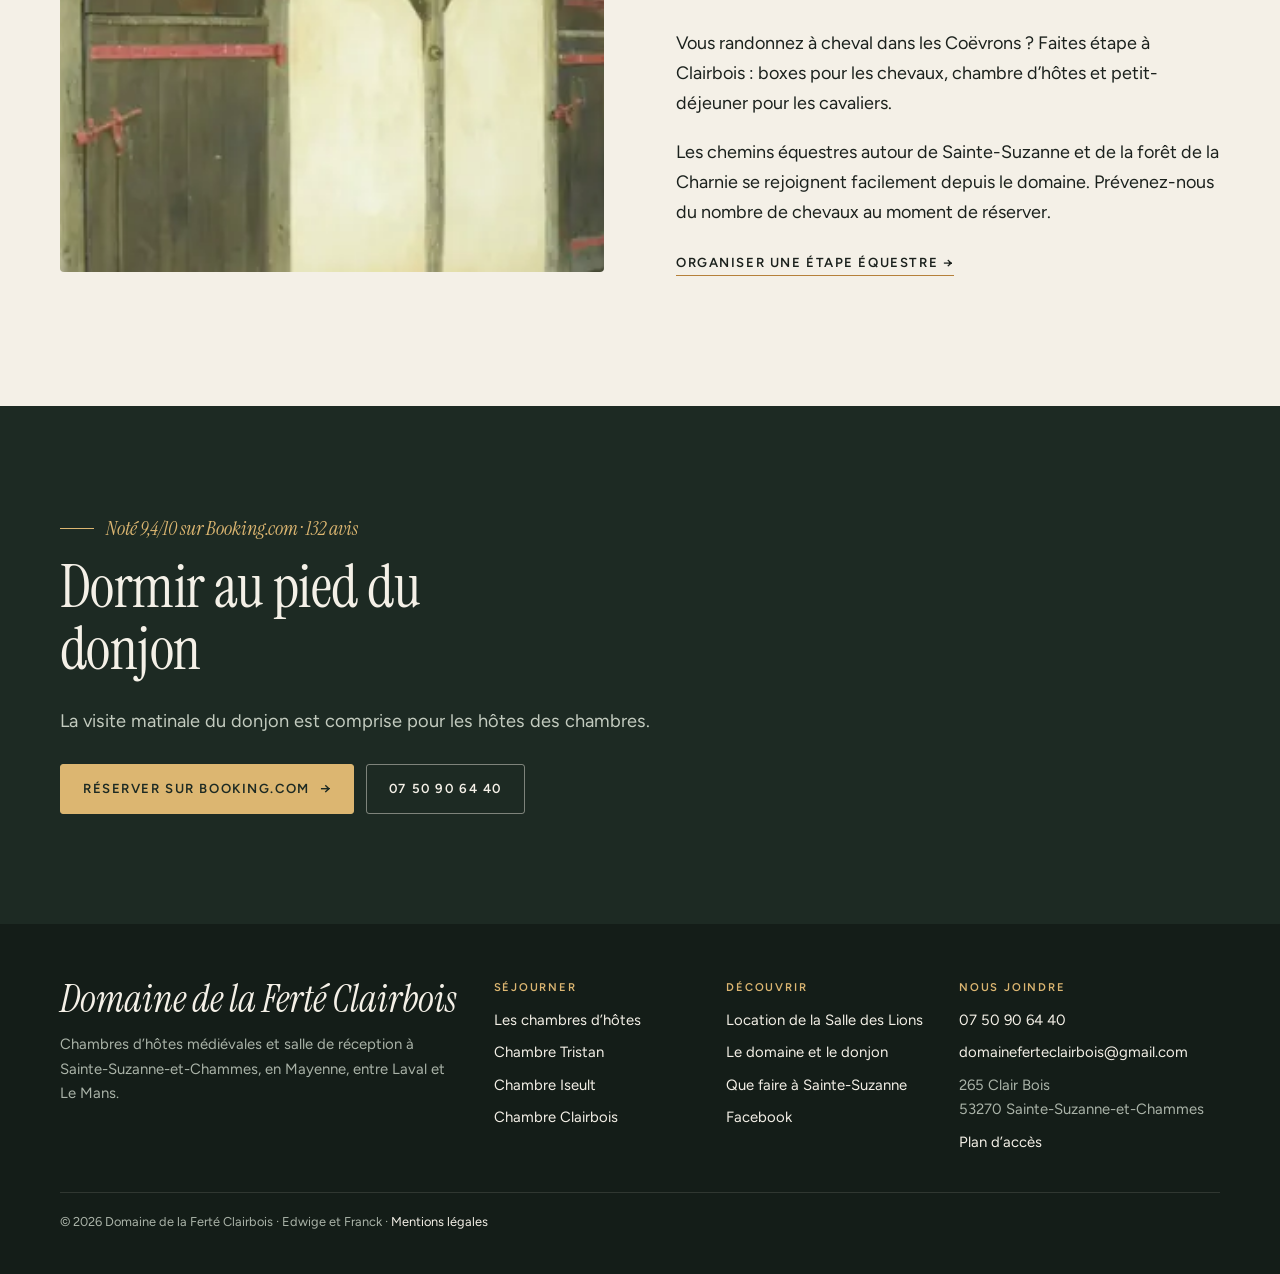
<file: domaine.html>
<!doctype html>
<html lang="fr">
<head>
<meta charset="utf-8">
<meta name="viewport" content="width=device-width, initial-scale=1">
<title>Domaine médiéval de Clairbois : donjon, forge, fêtes médiévales en Mayenne</title>
<meta name="description" content="Visitez le domaine de la Ferté Clairbois à Sainte-Suzanne : donjon et pont-levis, forge, chapelle, fêtes médiévales d’avril à août et accueil des cavaliers avec leur cheval.">
<link rel="canonical" href="https://domaineferteclairbois.fr/domaine.html">
<meta name="robots" content="index, follow, max-image-preview:large">
<meta name="theme-color" content="#1d2a23">
<meta property="og:type" content="website">
<meta property="og:locale" content="fr_FR">
<meta property="og:site_name" content="Domaine de la Ferté Clairbois">
<meta property="og:title" content="Domaine médiéval de Clairbois : donjon, forge, fêtes médiévales en Mayenne">
<meta property="og:description" content="Visitez le domaine de la Ferté Clairbois à Sainte-Suzanne : donjon et pont-levis, forge, chapelle, fêtes médiévales d’avril à août et accueil des cavaliers avec leur cheval.">
<meta property="og:url" content="https://domaineferteclairbois.fr/domaine.html">
<meta property="og:image" content="https://domaineferteclairbois.fr/img/donjon-clairbois-pont-1600.webp">
<meta name="twitter:card" content="summary_large_image">
<link rel="icon" href="favicon.svg" type="image/svg+xml">
<link rel="preconnect" href="https://fonts.googleapis.com">
<link rel="preconnect" href="https://fonts.gstatic.com" crossorigin>
<link href="https://fonts.googleapis.com/css2?family=Figtree:wght@400;500;600&family=Instrument+Serif:ital@0;1&display=swap" rel="stylesheet">
<link rel="stylesheet" href="css/style.css">
<script type="application/ld+json">{"@context":"https://schema.org","@graph":[{"@type":"BedAndBreakfast","@id":"https://domaineferteclairbois.fr/#domaine","name":"Domaine de la Ferté Clairbois","description":"Chambres d’hôtes médiévales et location de salle de réception dans la reconstitution d’une ferme fortifiée du XIIIe siècle, à Sainte-Suzanne-et-Chammes (Mayenne).","url":"https://domaineferteclairbois.fr/","telephone":"+33750906440","email":"domaineferteclairbois@gmail.com","image":["https://domaineferteclairbois.fr/img/og-domaine-ferte-clairbois.jpg","https://domaineferteclairbois.fr/img/chambre-tristan-chambre-hotes-medievale-1536.webp"],"priceRange":"€€","address":{"@type":"PostalAddress","streetAddress":"265 Clair Bois","postalCode":"53270","addressLocality":"Sainte-Suzanne-et-Chammes","addressRegion":"Pays de la Loire","addressCountry":"FR"},"geo":{"@type":"GeoCoordinates","latitude":48.0831574,"longitude":-0.3528599},"checkinTime":"17:00","checkoutTime":"12:00","numberOfRooms":3,"petsAllowed":false,"amenityFeature":[{"@type":"LocationFeatureSpecification","name":"Petit-déjeuner compris","value":true},{"@type":"LocationFeatureSpecification","name":"Salle de bain privative","value":true},{"@type":"LocationFeatureSpecification","name":"Parking privé gratuit","value":true},{"@type":"LocationFeatureSpecification","name":"Télévision","value":true},{"@type":"LocationFeatureSpecification","name":"Thé et café","value":true},{"@type":"LocationFeatureSpecification","name":"Table d’hôtes sur réservation","value":true}],"sameAs":["https://www.facebook.com/profile.php?id=100057098634137","https://www.booking.com/hotel/fr/domaine-de-la-ferte-clairbois.fr.html"]},{"@type":"BreadcrumbList","itemListElement":[{"@type":"ListItem","position":1,"name":"Accueil","item":"https://domaineferteclairbois.fr/"},{"@type":"ListItem","position":2,"name":"Le domaine","item":"https://domaineferteclairbois.fr/domaine.html"}]}]}</script>
</head>
<body>
<a class="skip" href="#contenu">Aller au contenu</a>
<header class="header">
  <div class="wrap header__in">
    <a class="logo" href="index.html" aria-label="Domaine de la Ferté Clairbois – accueil"><span>Clairbois</span><small>Chambres d’hôtes</small></a>
    <button class="burger" aria-label="Ouvrir le menu" aria-expanded="false" aria-controls="menu"><i></i><i></i><i></i></button>
    <nav class="nav" id="menu" aria-label="Navigation principale">
      <ul><li><a href="chambres-hotes.html">Chambres d’hôtes</a></li><li><a href="salle-des-lions.html">Salle des Lions</a></li><li><a href="domaine.html" aria-current="page">Le domaine</a></li><li><a href="autour.html">Aux alentours</a></li><li><a href="contact.html">Contact & accès</a></li></ul>
      <a class="btn" href="https://www.booking.com/hotel/fr/domaine-de-la-ferte-clairbois.fr.html" target="_blank" rel="noopener">Réserver</a>
    </nav>
  </div>
</header>
<main id="contenu">
<section class="hero hero--page">
  <div class="wrap hero__grid">
    <div class="hero__txt">
      <h1>Le domaine <em>médiéval</em> de la Ferté Clairbois</h1>
      <p>Un donjon, des douves, une forge, une chapelle : la reconstitution d’un petit domaine seigneurial, aux portes de Sainte-Suzanne.</p>
      
    </div>
    <figure class="hero__fig">
      <img src="img/donjon-clairbois-pont-800.webp" srcset="img/donjon-clairbois-pont-800.webp 800w, img/donjon-clairbois-pont-1600.webp 1600w" sizes="(min-width: 720px) 45vw, 100vw" width="1600" height="1067" alt="Le donjon de Clairbois et son pont en bois sous les arbres" fetchpriority="high">
      
    </figure>
  </div>
</section>
<nav class="crumbs" aria-label="Fil d’Ariane"><div class="wrap"><ol><li><a href="index.html">Accueil</a></li><li aria-current="page">Le domaine</li></ol></div></nav>

<section class="section">
  <div class="wrap split split--wide">
    <div class="reveal">
      <span class="kicker">Le lieu</span>
      <h2>Une ferme fortifiée reconstituée en Mayenne</h2>
      <p class="lead">Clairbois reproduit ce qu’était, au XIII<sup>e</sup> siècle, la demeure d’un petit seigneur rural : un logis défendu, des ateliers, une chapelle, des bêtes, et une palissade tout autour.</p>
      <p>Le domaine a été bâti pour être habité et visité. Edwige et Franck y reçoivent leurs hôtes toute l’année et l’ouvrent au public lors des fêtes médiévales.</p>
    </div>
    <div class="split__img reveal"><img src="img/domaine-ferte-clairbois-vue-aerienne-800.webp" srcset="img/domaine-ferte-clairbois-vue-aerienne-800.webp 800w, img/domaine-ferte-clairbois-vue-aerienne-1600.webp 1600w" sizes="(min-width: 720px) 58vw, 100vw" width="1600" height="901" alt="Vue aérienne de la ferme fortifiée de Clairbois et de sa palissade" loading="lazy" decoding="async"></div>
  </div>
</section>

<section class="section section--tint">
  <div class="wrap">
    <span class="kicker">La visite</span>
    <h2>Ce que l’on voit à Clairbois</h2>
    <div class="places places--3">
      <article class="place reveal"><img src="img/donjon-clairbois-pont-800.webp" srcset="img/donjon-clairbois-pont-800.webp 800w, img/donjon-clairbois-pont-1600.webp 1600w" sizes="(min-width: 1000px) 33vw, (min-width: 720px) 50vw, 100vw" width="1600" height="1067" alt="Donjon fortifié de Clairbois, douves et pont-levis" loading="lazy" decoding="async"><h3>Le donjon et son pont-levis</h3><p>Entouré de douves, il domine le domaine. On y découvre la cuisine et la chambre seigneuriale, avec une vue dégagée sur la campagne. Les hôtes des chambres le visitent le matin.</p></article>
      <article class="place reveal"><img src="img/forge-medievale-clairbois-800.webp" srcset="img/forge-medievale-clairbois-800.webp 800w, img/forge-medievale-clairbois-1600.webp 1600w" sizes="(min-width: 1000px) 33vw, (min-width: 720px) 50vw, 100vw" width="1600" height="2401" alt="La forge médiévale : grand soufflet, enclume sur billot et roues de charrette" loading="lazy" decoding="async"><h3>La forge et l’échoppe</h3><p>Soufflet, enclume, outils : la forge montre le travail du fer tel qu’on le pratiquait au Moyen Âge. À côté, l’échoppe présente le travail d’artisans locaux.</p></article>
      <article class="place reveal"><img src="img/chapelle-domaine-clairbois-800.webp" srcset="img/chapelle-domaine-clairbois-800.webp 800w, img/chapelle-domaine-clairbois-1432.webp 1432w" sizes="(min-width: 1000px) 33vw, (min-width: 720px) 50vw, 100vw" width="1432" height="2560" alt="La chapelle du domaine : portes en bois cloutées, bancs et autel" loading="lazy" decoding="async"><h3>La chapelle</h3><p>Petite, blanche, avec son vitrail coloré et ses sculptures : le lieu le plus calme du domaine.</p></article>
    </div>
  </div>
</section>

<section class="section section--dark" id="fetes-medievales">
  <div class="wrap reveal">
    <span class="kicker">Avril – août</span>
    <h2>Les Féodales de Clairbois, fêtes médiévales en Mayenne</h2>
    <p class="lead">Le deuxième week-end de chaque mois, d’avril à août, l’association La Mesnie de la Ferté Clairbois anime le domaine : artisans, campements, troupes de reconstitution historique du XIII<sup>e</sup> siècle.</p>
    <p>Dormir sur place ces week-ends-là, c’est avoir la fête au pied de sa chambre. Les trois chambres partent vite : réservez tôt.</p>
    <div class="btns"><a class="btn" href="https://www.booking.com/hotel/fr/domaine-de-la-ferte-clairbois.fr.html" target="_blank" rel="noopener">Réserver un week-end de fête</a><a class="btn btn--light" href="https://www.facebook.com/profile.php?id=100057098634137" target="_blank" rel="noopener">Dates et actualités sur Facebook</a></div>
  </div>
</section>

<section class="section" id="cavaliers">
  <div class="wrap split">
    <div class="split__img reveal"><img src="img/boxes-chevaux-domaine-clairbois-800.webp" srcset="img/boxes-chevaux-domaine-clairbois-800.webp 800w, img/boxes-chevaux-domaine-clairbois-1536.webp 1536w" sizes="(min-width: 720px) 50vw, 100vw" width="1536" height="443" alt="Boxes à chevaux à colombages pour l’accueil des cavaliers au domaine de Clairbois" loading="lazy" decoding="async"></div>
    <div class="reveal">
      <span class="kicker">Tourisme équestre</span>
      <h2>Hébergement pour cavaliers et chevaux</h2>
      <p>Vous randonnez à cheval dans les Coëvrons ? Faites étape à Clairbois : boxes pour les chevaux, chambre d’hôtes et petit-déjeuner pour les cavaliers.</p>
      <p>Les chemins équestres autour de Sainte-Suzanne et de la forêt de la Charnie se rejoignent facilement depuis le domaine. Prévenez-nous du nombre de chevaux au moment de réserver.</p>
      <p><a class="more" href="contact.html#demande">Organiser une étape équestre</a></p>
    </div>
  </div>
</section>
<section class="section section--dark cta">
  <div class="wrap reveal">
    <span class="kicker">Noté 9,4/10 sur Booking.com · 132 avis</span>
    <h2>Dormir au pied du donjon</h2>
    <p class="lead">La visite matinale du donjon est comprise pour les hôtes des chambres.</p>
    <div class="btns"><a class="btn" href="https://www.booking.com/hotel/fr/domaine-de-la-ferte-clairbois.fr.html" target="_blank" rel="noopener">Réserver sur Booking.com</a><a class="btn btn--light" href="tel:+33750906440">07 50 90 64 40</a></div>
  </div>
</section>
</main>
<footer class="footer">
  <div class="wrap">
    <div class="footer__grid">
      <div>
        <span class="footer__name">Domaine de la Ferté Clairbois</span>
        <p>Chambres d’hôtes médiévales et salle de réception à Sainte-Suzanne-et-Chammes, en Mayenne, entre Laval et Le Mans.</p>
      </div>
      <div>
        <h2>Séjourner</h2>
        <ul>
          <li><a href="chambres-hotes.html">Les chambres d’hôtes</a></li>
          <li><a href="chambre-tristan.html">Chambre Tristan</a></li>
          <li><a href="chambre-iseult.html">Chambre Iseult</a></li>
          <li><a href="chambre-clairbois.html">Chambre Clairbois</a></li>
        </ul>
      </div>
      <div>
        <h2>Découvrir</h2>
        <ul>
          <li><a href="salle-des-lions.html">Location de la Salle des Lions</a></li>
          <li><a href="domaine.html">Le domaine et le donjon</a></li>
          <li><a href="autour.html">Que faire à Sainte-Suzanne</a></li>
          <li><a href="https://www.facebook.com/profile.php?id=100057098634137" rel="noopener" target="_blank">Facebook</a></li>
        </ul>
      </div>
      <div>
        <h2>Nous joindre</h2>
        <ul>
          <li><a href="tel:+33750906440">07 50 90 64 40</a></li>
          <li><a href="mailto:domaineferteclairbois@gmail.com">domaineferteclairbois@gmail.com</a></li>
          <li>265 Clair Bois<br>53270 Sainte-Suzanne-et-Chammes</li>
          <li><a href="contact.html">Plan d’accès</a></li>
        </ul>
      </div>
    </div>
    <p class="footer__legal">© 2026 Domaine de la Ferté Clairbois · Edwige et Franck · <a href="mentions-legales.html">Mentions légales</a></p>
  </div>
</footer>
<div class="bar"><a href="tel:+33750906440">Appeler</a><a href="https://www.booking.com/hotel/fr/domaine-de-la-ferte-clairbois.fr.html" target="_blank" rel="noopener">Réserver sur Booking</a></div>
<script src="js/main.js" defer></script>
</body>
</html>
</file>
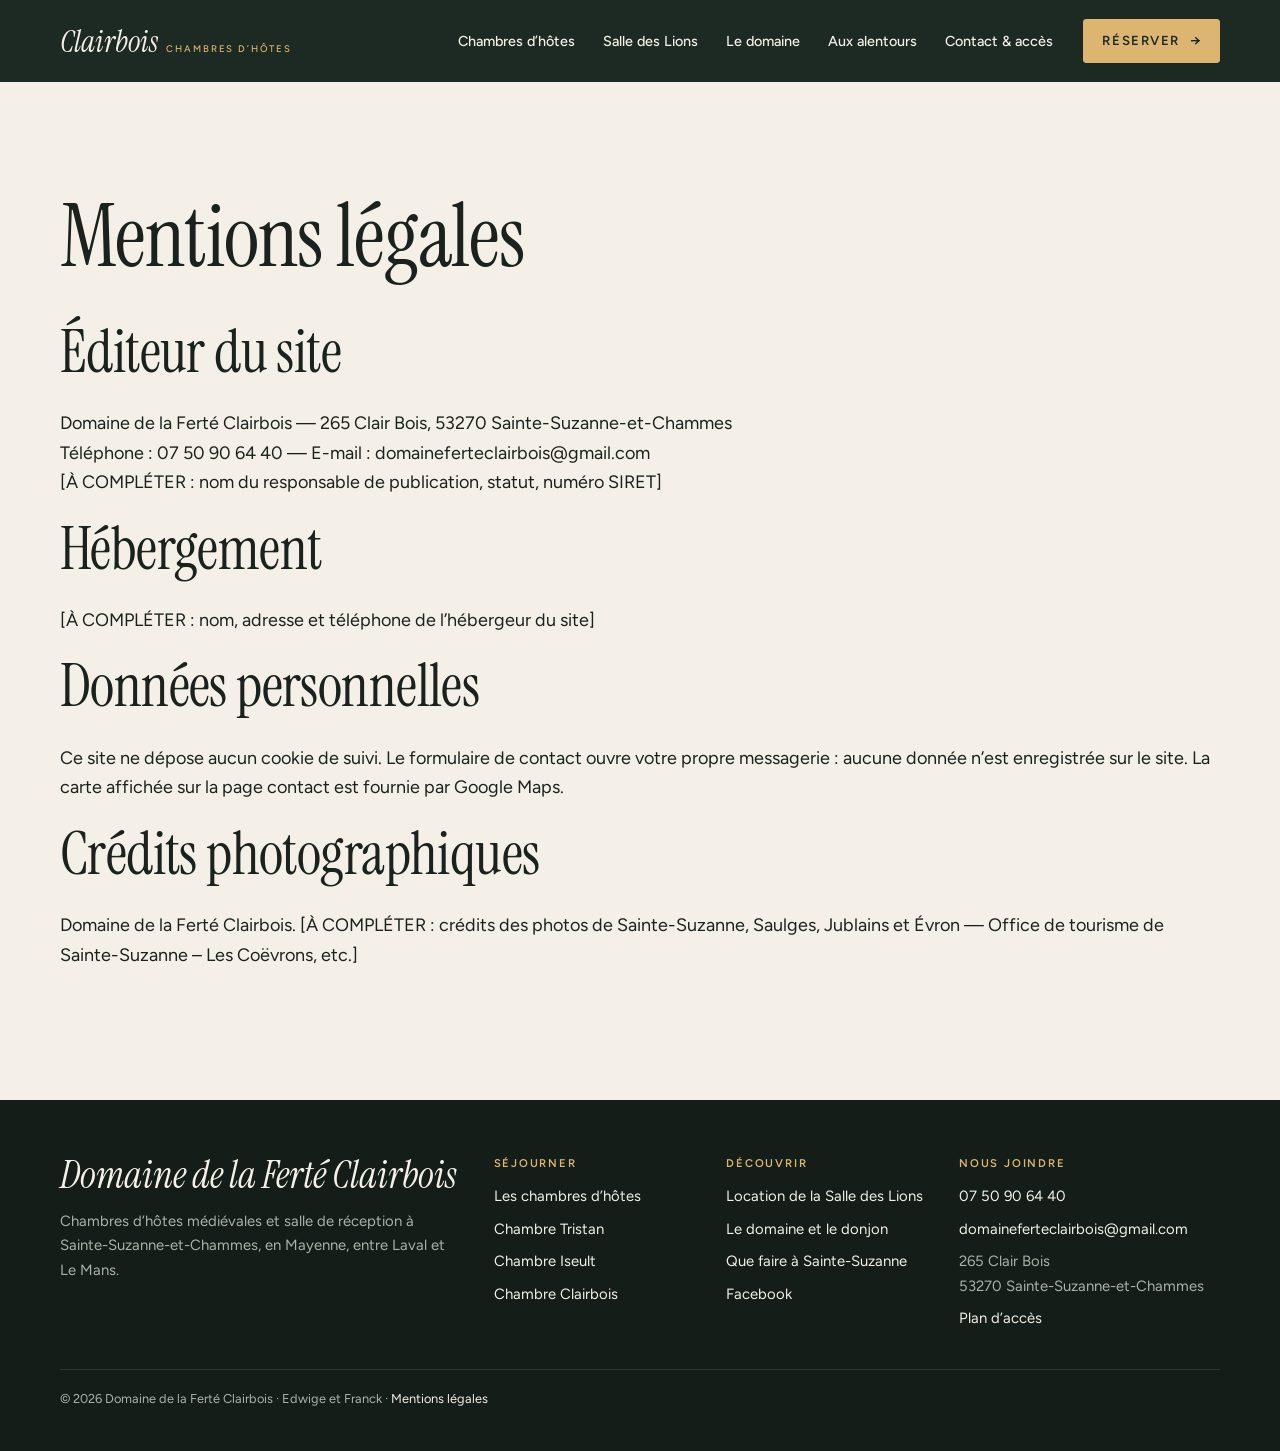
<file: mentions-legales.html>
<!doctype html>
<html lang="fr">
<head>
<meta charset="utf-8">
<meta name="viewport" content="width=device-width, initial-scale=1">
<title>Mentions légales – Domaine de la Ferté Clairbois</title>
<meta name="description" content="Mentions légales du site du Domaine de la Ferté Clairbois, chambres d’hôtes à Sainte-Suzanne-et-Chammes (Mayenne).">
<link rel="canonical" href="https://domaineferteclairbois.fr/mentions-legales.html">
<meta name="robots" content="noindex, follow">
<meta name="theme-color" content="#1d2a23">
<meta property="og:type" content="website">
<meta property="og:locale" content="fr_FR">
<meta property="og:site_name" content="Domaine de la Ferté Clairbois">
<meta property="og:title" content="Mentions légales – Domaine de la Ferté Clairbois">
<meta property="og:description" content="Mentions légales du site du Domaine de la Ferté Clairbois, chambres d’hôtes à Sainte-Suzanne-et-Chammes (Mayenne).">
<meta property="og:url" content="https://domaineferteclairbois.fr/mentions-legales.html">
<meta property="og:image" content="https://domaineferteclairbois.fr/img/og-domaine-ferte-clairbois.jpg">
<meta name="twitter:card" content="summary_large_image">
<link rel="icon" href="favicon.svg" type="image/svg+xml">
<link rel="preconnect" href="https://fonts.googleapis.com">
<link rel="preconnect" href="https://fonts.gstatic.com" crossorigin>
<link href="https://fonts.googleapis.com/css2?family=Figtree:wght@400;500;600&family=Instrument+Serif:ital@0;1&display=swap" rel="stylesheet">
<link rel="stylesheet" href="css/style.css">
<script type="application/ld+json">{"@context":"https://schema.org","@graph":[{"@type":"BedAndBreakfast","@id":"https://domaineferteclairbois.fr/#domaine","name":"Domaine de la Ferté Clairbois","description":"Chambres d’hôtes médiévales et location de salle de réception dans la reconstitution d’une ferme fortifiée du XIIIe siècle, à Sainte-Suzanne-et-Chammes (Mayenne).","url":"https://domaineferteclairbois.fr/","telephone":"+33750906440","email":"domaineferteclairbois@gmail.com","image":["https://domaineferteclairbois.fr/img/og-domaine-ferte-clairbois.jpg","https://domaineferteclairbois.fr/img/chambre-tristan-chambre-hotes-medievale-1536.webp"],"priceRange":"€€","address":{"@type":"PostalAddress","streetAddress":"265 Clair Bois","postalCode":"53270","addressLocality":"Sainte-Suzanne-et-Chammes","addressRegion":"Pays de la Loire","addressCountry":"FR"},"geo":{"@type":"GeoCoordinates","latitude":48.0831574,"longitude":-0.3528599},"checkinTime":"17:00","checkoutTime":"12:00","numberOfRooms":3,"petsAllowed":false,"amenityFeature":[{"@type":"LocationFeatureSpecification","name":"Petit-déjeuner compris","value":true},{"@type":"LocationFeatureSpecification","name":"Salle de bain privative","value":true},{"@type":"LocationFeatureSpecification","name":"Parking privé gratuit","value":true},{"@type":"LocationFeatureSpecification","name":"Télévision","value":true},{"@type":"LocationFeatureSpecification","name":"Thé et café","value":true},{"@type":"LocationFeatureSpecification","name":"Table d’hôtes sur réservation","value":true}],"sameAs":["https://www.facebook.com/profile.php?id=100057098634137","https://www.booking.com/hotel/fr/domaine-de-la-ferte-clairbois.fr.html"]}]}</script>
</head>
<body>
<a class="skip" href="#contenu">Aller au contenu</a>
<header class="header">
  <div class="wrap header__in">
    <a class="logo" href="index.html" aria-label="Domaine de la Ferté Clairbois – accueil"><span>Clairbois</span><small>Chambres d’hôtes</small></a>
    <button class="burger" aria-label="Ouvrir le menu" aria-expanded="false" aria-controls="menu"><i></i><i></i><i></i></button>
    <nav class="nav" id="menu" aria-label="Navigation principale">
      <ul><li><a href="chambres-hotes.html">Chambres d’hôtes</a></li><li><a href="salle-des-lions.html">Salle des Lions</a></li><li><a href="domaine.html">Le domaine</a></li><li><a href="autour.html">Aux alentours</a></li><li><a href="contact.html">Contact & accès</a></li></ul>
      <a class="btn" href="https://www.booking.com/hotel/fr/domaine-de-la-ferte-clairbois.fr.html" target="_blank" rel="noopener">Réserver</a>
    </nav>
  </div>
</header>
<main id="contenu">


<section class="section"><div class="wrap">
<h1>Mentions légales</h1>
<h2>Éditeur du site</h2>
<p>Domaine de la Ferté Clairbois — 265 Clair Bois, 53270 Sainte-Suzanne-et-Chammes<br>Téléphone : 07 50 90 64 40 — E-mail : domaineferteclairbois@gmail.com<br>[À COMPLÉTER : nom du responsable de publication, statut, numéro SIRET]</p>
<h2>Hébergement</h2>
<p>[À COMPLÉTER : nom, adresse et téléphone de l’hébergeur du site]</p>
<h2>Données personnelles</h2>
<p>Ce site ne dépose aucun cookie de suivi. Le formulaire de contact ouvre votre propre messagerie : aucune donnée n’est enregistrée sur le site. La carte affichée sur la page contact est fournie par Google Maps.</p>
<h2>Crédits photographiques</h2>
<p>Domaine de la Ferté Clairbois. [À COMPLÉTER : crédits des photos de Sainte-Suzanne, Saulges, Jublains et Évron — Office de tourisme de Sainte-Suzanne – Les Coëvrons, etc.]</p>
</div></section>
</main>
<footer class="footer">
  <div class="wrap">
    <div class="footer__grid">
      <div>
        <span class="footer__name">Domaine de la Ferté Clairbois</span>
        <p>Chambres d’hôtes médiévales et salle de réception à Sainte-Suzanne-et-Chammes, en Mayenne, entre Laval et Le Mans.</p>
      </div>
      <div>
        <h2>Séjourner</h2>
        <ul>
          <li><a href="chambres-hotes.html">Les chambres d’hôtes</a></li>
          <li><a href="chambre-tristan.html">Chambre Tristan</a></li>
          <li><a href="chambre-iseult.html">Chambre Iseult</a></li>
          <li><a href="chambre-clairbois.html">Chambre Clairbois</a></li>
        </ul>
      </div>
      <div>
        <h2>Découvrir</h2>
        <ul>
          <li><a href="salle-des-lions.html">Location de la Salle des Lions</a></li>
          <li><a href="domaine.html">Le domaine et le donjon</a></li>
          <li><a href="autour.html">Que faire à Sainte-Suzanne</a></li>
          <li><a href="https://www.facebook.com/profile.php?id=100057098634137" rel="noopener" target="_blank">Facebook</a></li>
        </ul>
      </div>
      <div>
        <h2>Nous joindre</h2>
        <ul>
          <li><a href="tel:+33750906440">07 50 90 64 40</a></li>
          <li><a href="mailto:domaineferteclairbois@gmail.com">domaineferteclairbois@gmail.com</a></li>
          <li>265 Clair Bois<br>53270 Sainte-Suzanne-et-Chammes</li>
          <li><a href="contact.html">Plan d’accès</a></li>
        </ul>
      </div>
    </div>
    <p class="footer__legal">© 2026 Domaine de la Ferté Clairbois · Edwige et Franck · <a href="mentions-legales.html">Mentions légales</a></p>
  </div>
</footer>
<div class="bar"><a href="tel:+33750906440">Appeler</a><a href="https://www.booking.com/hotel/fr/domaine-de-la-ferte-clairbois.fr.html" target="_blank" rel="noopener">Réserver sur Booking</a></div>
<script src="js/main.js" defer></script>
</body>
</html>
</file>
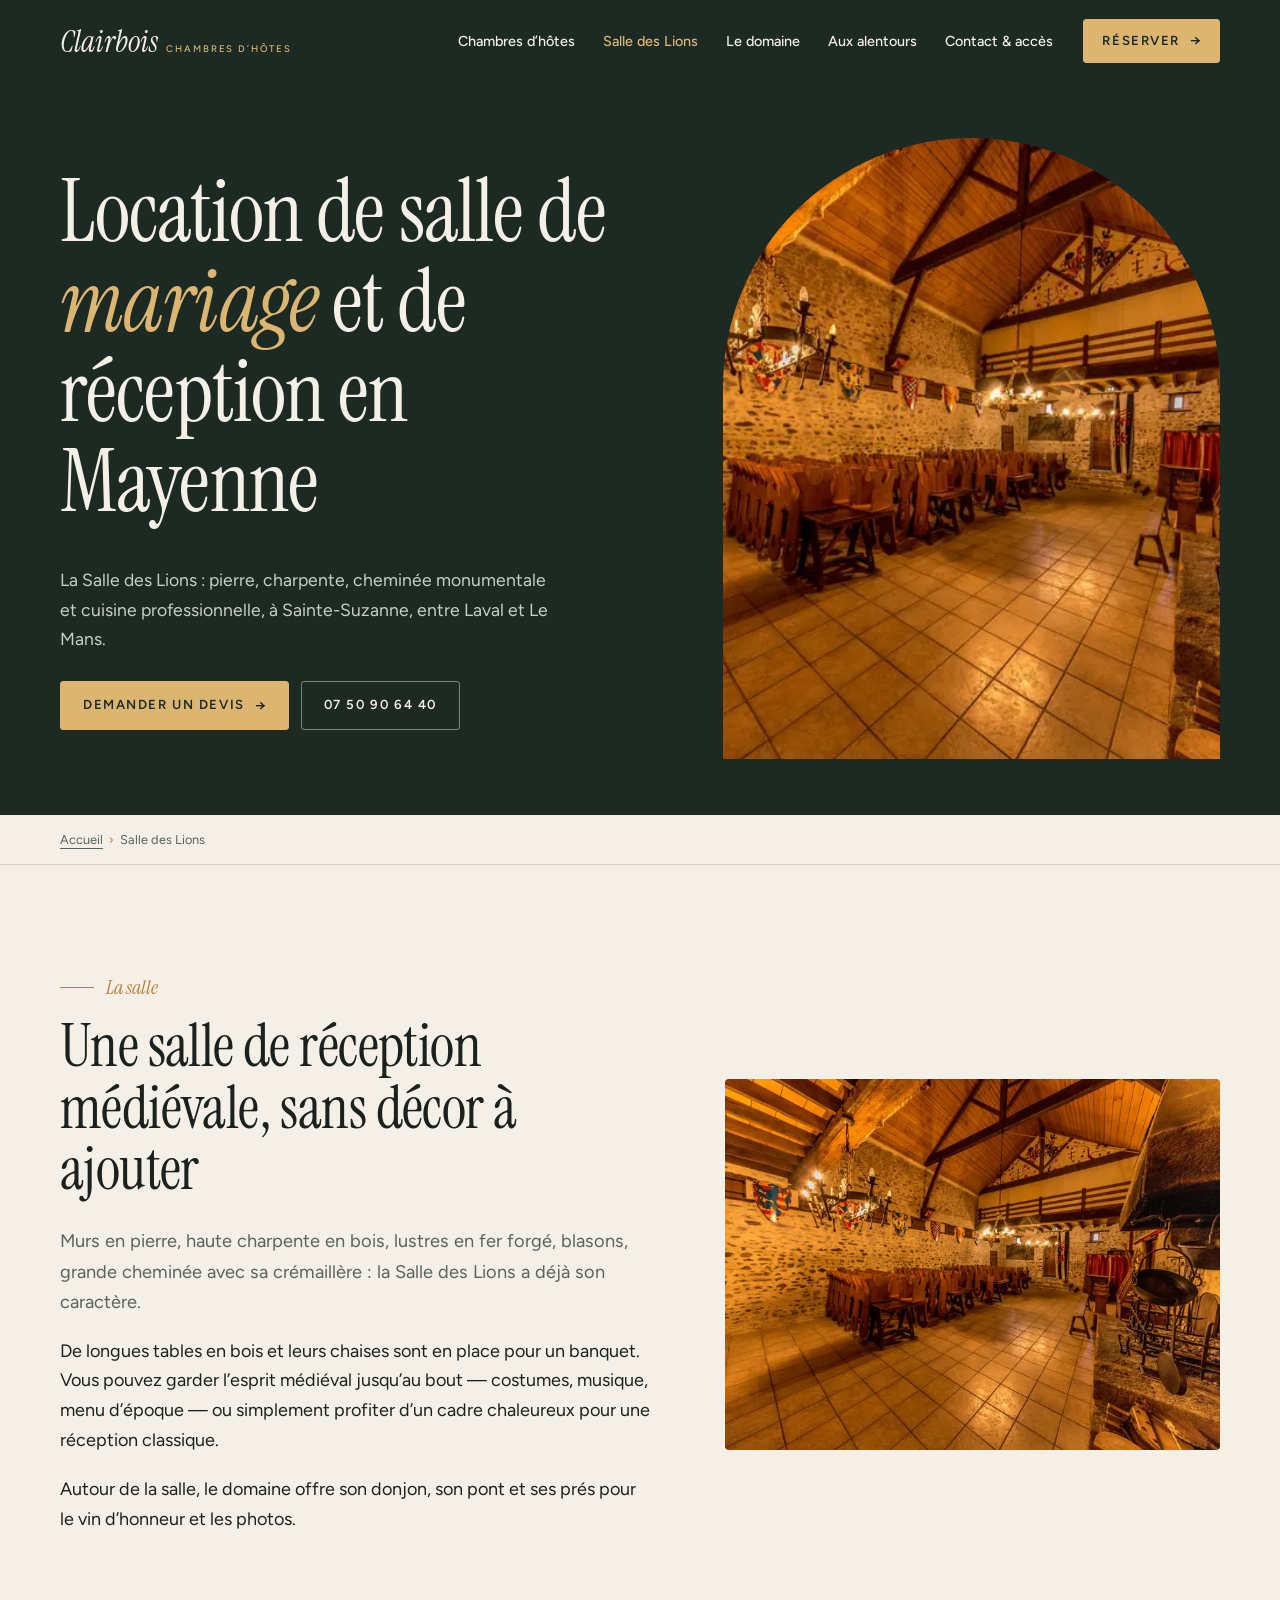
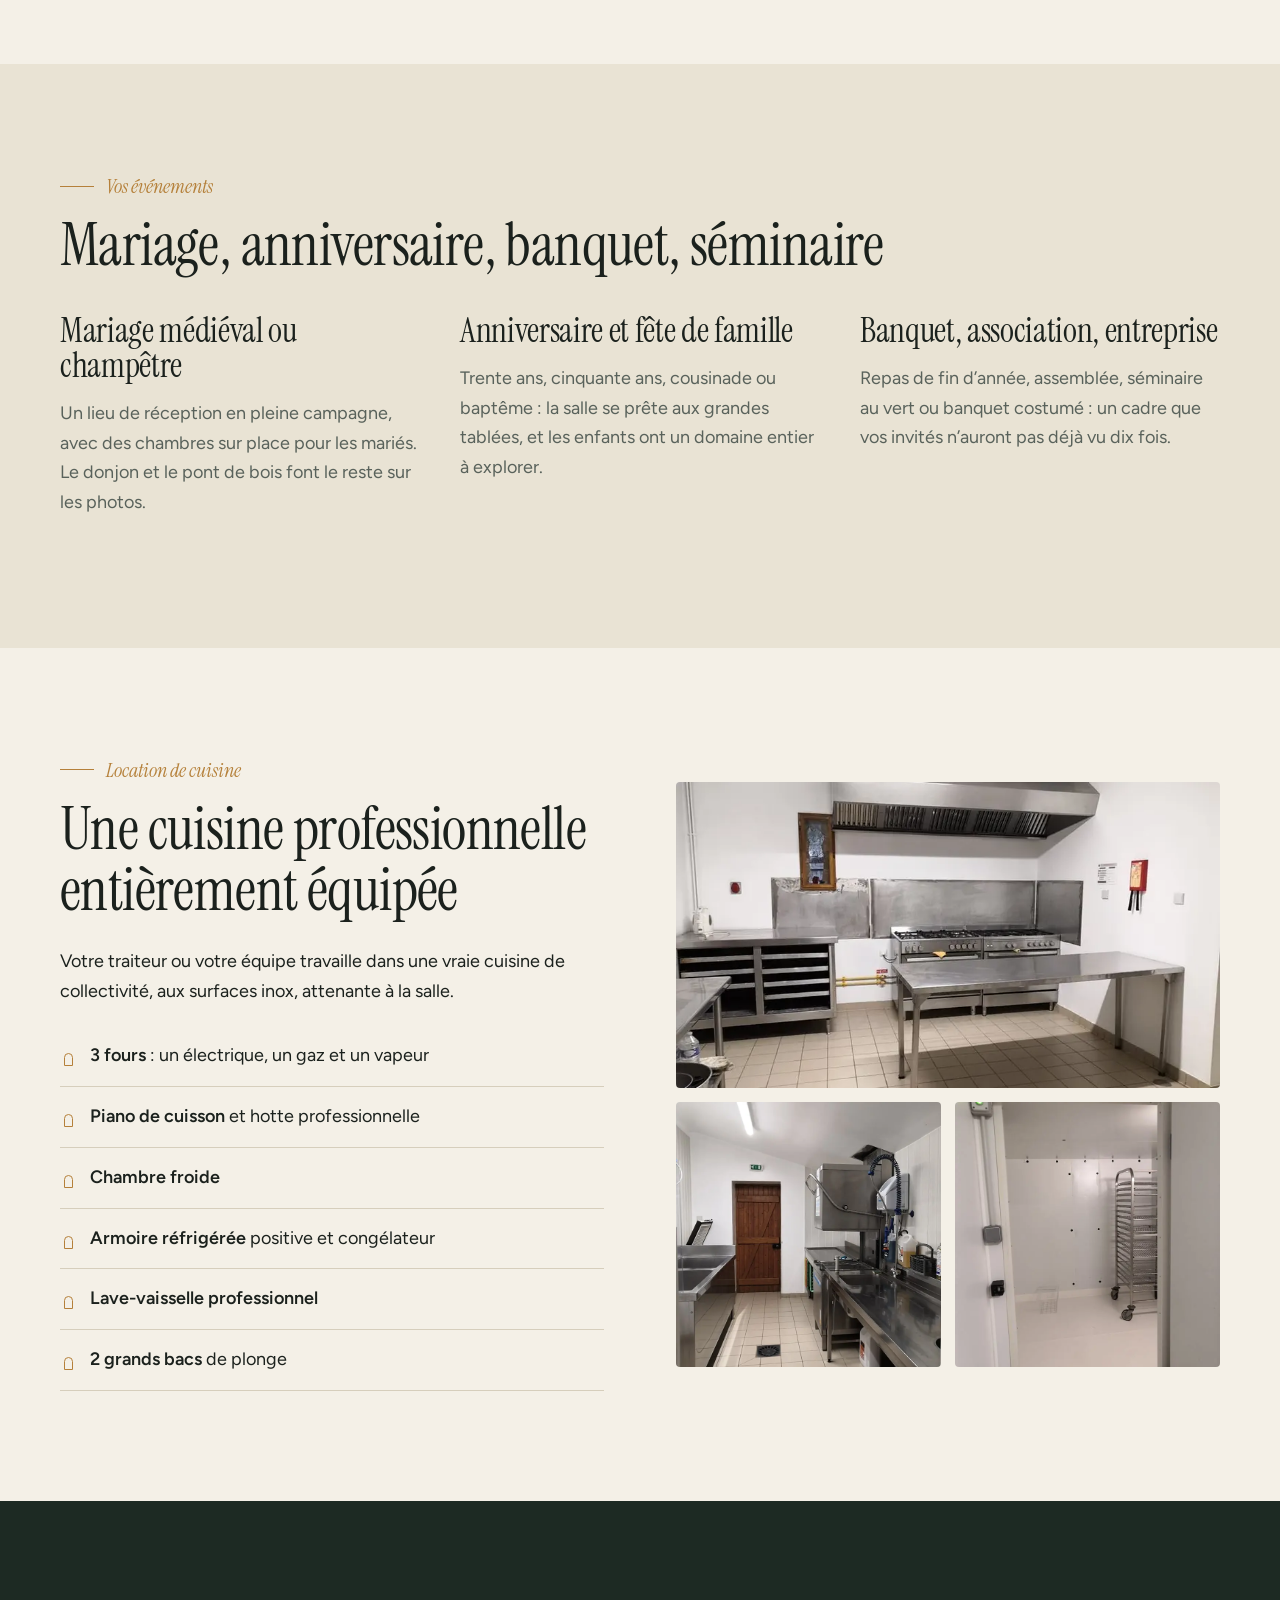
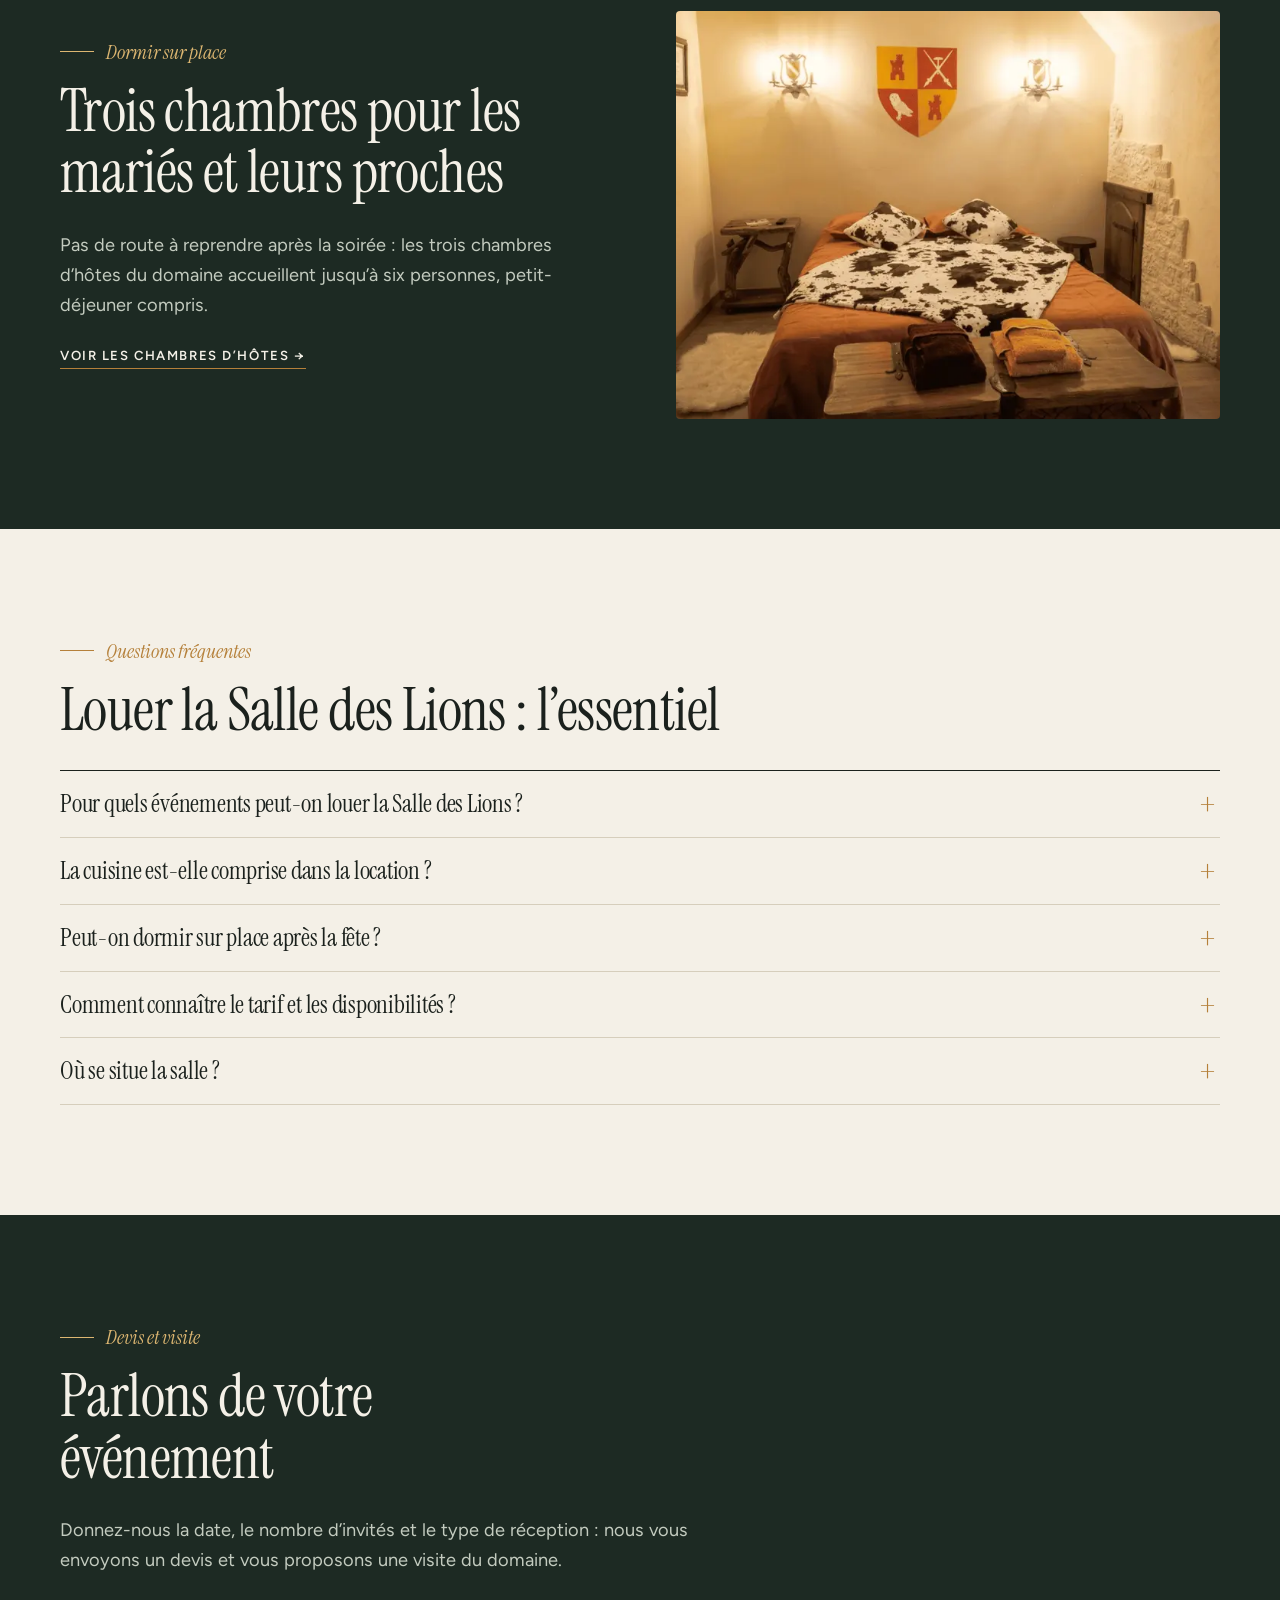
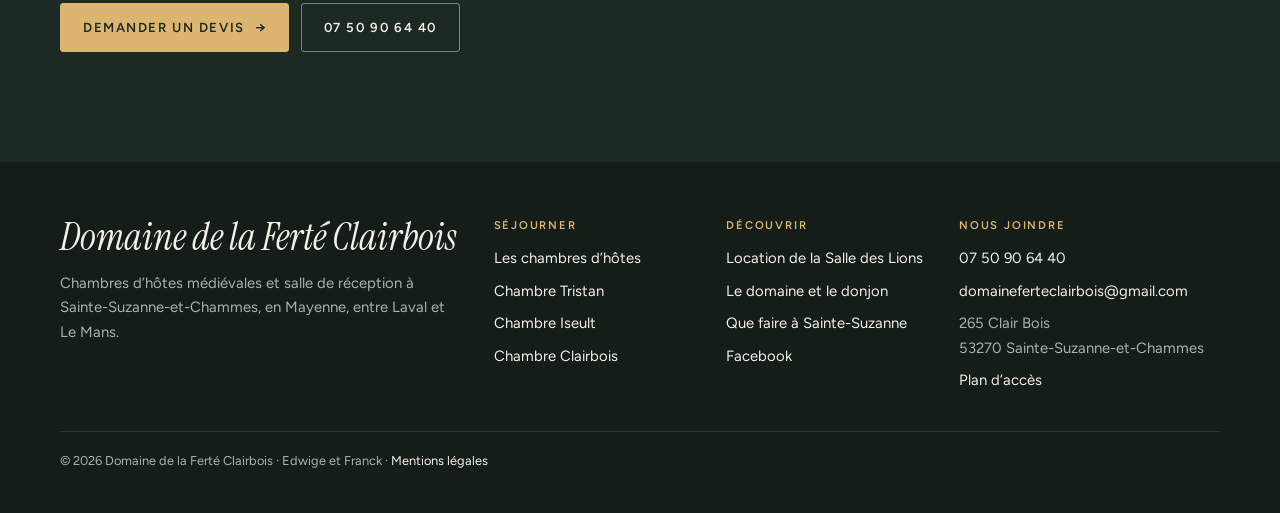
<file: salle-des-lions.html>
<!doctype html>
<html lang="fr">
<head>
<meta charset="utf-8">
<meta name="viewport" content="width=device-width, initial-scale=1">
<title>Location de salle de mariage en Mayenne – Salle des Lions | Ferté Clairbois</title>
<meta name="description" content="Louez la Salle des Lions à Sainte-Suzanne (53) : salle de réception médiévale avec cuisine professionnelle pour mariage, anniversaire, banquet ou séminaire. Hébergement sur place.">
<link rel="canonical" href="https://domaineferteclairbois.fr/salle-des-lions.html">
<meta name="robots" content="index, follow, max-image-preview:large">
<meta name="theme-color" content="#1d2a23">
<meta property="og:type" content="website">
<meta property="og:locale" content="fr_FR">
<meta property="og:site_name" content="Domaine de la Ferté Clairbois">
<meta property="og:title" content="Location de salle de mariage en Mayenne – Salle des Lions | Ferté Clairbois">
<meta property="og:description" content="Louez la Salle des Lions à Sainte-Suzanne (53) : salle de réception médiévale avec cuisine professionnelle pour mariage, anniversaire, banquet ou séminaire. Hébergement sur place.">
<meta property="og:url" content="https://domaineferteclairbois.fr/salle-des-lions.html">
<meta property="og:image" content="https://domaineferteclairbois.fr/img/salle-des-lions-location-salle-mariage-mayenne-1600.webp">
<meta name="twitter:card" content="summary_large_image">
<link rel="icon" href="favicon.svg" type="image/svg+xml">
<link rel="preconnect" href="https://fonts.googleapis.com">
<link rel="preconnect" href="https://fonts.gstatic.com" crossorigin>
<link href="https://fonts.googleapis.com/css2?family=Figtree:wght@400;500;600&family=Instrument+Serif:ital@0;1&display=swap" rel="stylesheet">
<link rel="stylesheet" href="css/style.css">
<script type="application/ld+json">{"@context":"https://schema.org","@graph":[{"@type":"BedAndBreakfast","@id":"https://domaineferteclairbois.fr/#domaine","name":"Domaine de la Ferté Clairbois","description":"Chambres d’hôtes médiévales et location de salle de réception dans la reconstitution d’une ferme fortifiée du XIIIe siècle, à Sainte-Suzanne-et-Chammes (Mayenne).","url":"https://domaineferteclairbois.fr/","telephone":"+33750906440","email":"domaineferteclairbois@gmail.com","image":["https://domaineferteclairbois.fr/img/og-domaine-ferte-clairbois.jpg","https://domaineferteclairbois.fr/img/chambre-tristan-chambre-hotes-medievale-1536.webp"],"priceRange":"€€","address":{"@type":"PostalAddress","streetAddress":"265 Clair Bois","postalCode":"53270","addressLocality":"Sainte-Suzanne-et-Chammes","addressRegion":"Pays de la Loire","addressCountry":"FR"},"geo":{"@type":"GeoCoordinates","latitude":48.0831574,"longitude":-0.3528599},"checkinTime":"17:00","checkoutTime":"12:00","numberOfRooms":3,"petsAllowed":false,"amenityFeature":[{"@type":"LocationFeatureSpecification","name":"Petit-déjeuner compris","value":true},{"@type":"LocationFeatureSpecification","name":"Salle de bain privative","value":true},{"@type":"LocationFeatureSpecification","name":"Parking privé gratuit","value":true},{"@type":"LocationFeatureSpecification","name":"Télévision","value":true},{"@type":"LocationFeatureSpecification","name":"Thé et café","value":true},{"@type":"LocationFeatureSpecification","name":"Table d’hôtes sur réservation","value":true}],"sameAs":["https://www.facebook.com/profile.php?id=100057098634137","https://www.booking.com/hotel/fr/domaine-de-la-ferte-clairbois.fr.html"]},{"@type":"BreadcrumbList","itemListElement":[{"@type":"ListItem","position":1,"name":"Accueil","item":"https://domaineferteclairbois.fr/"},{"@type":"ListItem","position":2,"name":"Salle des Lions","item":"https://domaineferteclairbois.fr/salle-des-lions.html"}]},{"@type":"FAQPage","mainEntity":[{"@type":"Question","name":"Pour quels événements peut-on louer la Salle des Lions ?","acceptedAnswer":{"@type":"Answer","text":"Mariages, anniversaires, banquets, baptêmes, repas de famille, fêtes d’association, séminaires et repas d’entreprise. Le décor médiéval convient autant à un mariage à thème qu’à une réception classique."}},{"@type":"Question","name":"La cuisine est-elle comprise dans la location ?","acceptedAnswer":{"@type":"Answer","text":"La salle se loue avec sa cuisine professionnelle : trois fours (électrique, gaz et vapeur), chambre froide, armoire réfrigérée, congélateur, lave-vaisselle professionnel et deux grands bacs de plonge. Votre traiteur peut y travailler directement."}},{"@type":"Question","name":"Peut-on dormir sur place après la fête ?","acceptedAnswer":{"@type":"Answer","text":"Oui : les trois chambres d’hôtes du domaine peuvent loger jusqu’à six personnes, idéal pour les mariés et leurs proches. Pensez à les réserver en même temps que la salle."}},{"@type":"Question","name":"Comment connaître le tarif et les disponibilités ?","acceptedAnswer":{"@type":"Answer","text":"Le prix dépend de la date, de la durée et des espaces loués. Appelez-nous au 07 50 90 64 40 ou envoyez votre demande depuis la page contact : nous vous adressons un devis."}},{"@type":"Question","name":"Où se situe la salle ?","acceptedAnswer":{"@type":"Answer","text":"À Sainte-Suzanne-et-Chammes, en Mayenne, à une dizaine de kilomètres de l’A81 , entre Laval et Le Mans."}}]},{"@type":"EventVenue","name":"Salle des Lions – Domaine de la Ferté Clairbois","url":"https://domaineferteclairbois.fr/salle-des-lions.html","description":"Salle de réception au décor médiéval avec cuisine professionnelle, à louer pour mariages, anniversaires, banquets et séminaires.","image":"https://domaineferteclairbois.fr/img/salle-des-lions-location-salle-mariage-mayenne-1600.webp","address":{"@type":"PostalAddress","streetAddress":"265 Clair Bois","postalCode":"53270","addressLocality":"Sainte-Suzanne-et-Chammes","addressRegion":"Pays de la Loire","addressCountry":"FR"},"geo":{"@type":"GeoCoordinates","latitude":48.0831574,"longitude":-0.3528599},"telephone":"+33750906440","containedInPlace":{"@id":"https://domaineferteclairbois.fr/#domaine"}}]}</script>
</head>
<body>
<a class="skip" href="#contenu">Aller au contenu</a>
<header class="header">
  <div class="wrap header__in">
    <a class="logo" href="index.html" aria-label="Domaine de la Ferté Clairbois – accueil"><span>Clairbois</span><small>Chambres d’hôtes</small></a>
    <button class="burger" aria-label="Ouvrir le menu" aria-expanded="false" aria-controls="menu"><i></i><i></i><i></i></button>
    <nav class="nav" id="menu" aria-label="Navigation principale">
      <ul><li><a href="chambres-hotes.html">Chambres d’hôtes</a></li><li><a href="salle-des-lions.html" aria-current="page">Salle des Lions</a></li><li><a href="domaine.html">Le domaine</a></li><li><a href="autour.html">Aux alentours</a></li><li><a href="contact.html">Contact & accès</a></li></ul>
      <a class="btn" href="https://www.booking.com/hotel/fr/domaine-de-la-ferte-clairbois.fr.html" target="_blank" rel="noopener">Réserver</a>
    </nav>
  </div>
</header>
<main id="contenu">
<section class="hero hero--page">
  <div class="wrap hero__grid">
    <div class="hero__txt">
      <h1>Location de salle de <em>mariage</em> et de réception en Mayenne</h1>
      <p>La Salle des Lions : pierre, charpente, cheminée monumentale et cuisine professionnelle, à Sainte-Suzanne, entre Laval et Le Mans.</p>
      <div class="btns"><a class="btn" href="contact.html#demande">Demander un devis</a><a class="btn btn--light" href="tel:+33750906440">07 50 90 64 40</a></div>
    </div>
    <figure class="hero__fig">
      <img src="img/salle-des-lions-location-salle-mariage-mayenne-800.webp" srcset="img/salle-des-lions-location-salle-mariage-mayenne-800.webp 800w, img/salle-des-lions-location-salle-mariage-mayenne-1600.webp 1600w" sizes="(min-width: 720px) 45vw, 100vw" width="1600" height="1067" alt="Salle des Lions : grande salle de réception médiévale avec tables en bois, lustres et cheminée" fetchpriority="high">
      
    </figure>
  </div>
</section>
<nav class="crumbs" aria-label="Fil d’Ariane"><div class="wrap"><ol><li><a href="index.html">Accueil</a></li><li aria-current="page">Salle des Lions</li></ol></div></nav>

<section class="section">
  <div class="wrap split split--wide">
    <div class="reveal">
      <span class="kicker">La salle</span>
      <h2>Une salle de réception médiévale, sans décor à ajouter</h2>
      <p class="lead">Murs en pierre, haute charpente en bois, lustres en fer forgé, blasons, grande cheminée avec sa crémaillère : la Salle des Lions a déjà son caractère.</p>
      <p>De longues tables en bois et leurs chaises sont en place pour un banquet. Vous pouvez garder l’esprit médiéval jusqu’au bout — costumes, musique, menu d’époque — ou simplement profiter d’un cadre chaleureux pour une réception classique.</p>
      <p>Autour de la salle, le domaine offre son donjon, son pont et ses prés pour le vin d’honneur et les photos.</p>
    </div>
    <div class="split__img reveal"><img src="img/salle-des-lions-location-salle-mariage-mayenne-800.webp" srcset="img/salle-des-lions-location-salle-mariage-mayenne-800.webp 800w, img/salle-des-lions-location-salle-mariage-mayenne-1600.webp 1600w" sizes="(min-width: 720px) 58vw, 100vw" width="1600" height="1067" alt="Intérieur de la Salle des Lions dressée pour un banquet, murs en pierre et charpente apparente" loading="lazy" decoding="async"></div>
  </div>
</section>

<section class="section section--tint">
  <div class="wrap">
    <span class="kicker">Vos événements</span>
    <h2>Mariage, anniversaire, banquet, séminaire</h2>
    <div class="places places--3">
      <article class="place reveal"><h3>Mariage médiéval ou champêtre</h3><p>Un lieu de réception en pleine campagne, avec des chambres sur place pour les mariés. Le donjon et le pont de bois font le reste sur les photos.</p></article>
      <article class="place reveal"><h3>Anniversaire et fête de famille</h3><p>Trente ans, cinquante ans, cousinade ou baptême : la salle se prête aux grandes tablées, et les enfants ont un domaine entier à explorer.</p></article>
      <article class="place reveal"><h3>Banquet, association, entreprise</h3><p>Repas de fin d’année, assemblée, séminaire au vert ou banquet costumé : un cadre que vos invités n’auront pas déjà vu dix fois.</p></article>
    </div>
  </div>
</section>

<section class="section" id="cuisine">
  <div class="wrap split">
    <div class="reveal">
      <span class="kicker">Location de cuisine</span>
      <h2>Une cuisine professionnelle entièrement équipée</h2>
      <p>Votre traiteur ou votre équipe travaille dans une vraie cuisine de collectivité, aux surfaces inox, attenante à la salle.</p>
      <ul class="ticks">
        <li><strong>3 fours</strong> : un électrique, un gaz et un vapeur</li>
        <li><strong>Piano de cuisson</strong> et hotte professionnelle</li>
        <li><strong>Chambre froide</strong></li>
        <li><strong>Armoire réfrigérée</strong> positive et congélateur</li>
        <li><strong>Lave-vaisselle professionnel</strong></li>
        <li><strong>2 grands bacs</strong> de plonge</li>
      </ul>
    </div>
    <div class="reveal">
      <div class="gallery" style="grid-template-columns:1fr 1fr">
        <div class="wide" style="grid-column:1/-1;grid-row:auto"><img src="img/cuisine-professionnelle-salle-des-lions-800.webp" srcset="img/cuisine-professionnelle-salle-des-lions-800.webp 800w, img/cuisine-professionnelle-salle-des-lions-960.webp 960w" sizes="(min-width: 720px) 50vw, 100vw" width="960" height="540" alt="Cuisine professionnelle de la Salle des Lions : piano de cuisson, hotte et plans de travail inox" loading="lazy" decoding="async"></div>
        <div><img src="img/plonge-cuisine-professionnelle-720.webp" srcset="img/plonge-cuisine-professionnelle-720.webp 720w" sizes="(min-width: 720px) 25vw, 50vw" width="720" height="960" alt="Plonge et lave-vaisselle professionnel de la cuisine" loading="lazy" decoding="async"></div>
        <div><img src="img/chambre-froide-salle-des-lions-720.webp" srcset="img/chambre-froide-salle-des-lions-720.webp 720w" sizes="(min-width: 720px) 25vw, 50vw" width="720" height="960" alt="Chambre froide de la cuisine professionnelle" loading="lazy" decoding="async"></div>
      </div>
    </div>
  </div>
</section>

<section class="section section--dark">
  <div class="wrap split split--rev">
    <div class="split__img reveal"><img src="img/chambre-clairbois-lit-blason-800.webp" srcset="img/chambre-clairbois-lit-blason-800.webp 800w, img/chambre-clairbois-lit-blason-1536.webp 1536w" sizes="(min-width: 720px) 50vw, 100vw" width="1536" height="1024" alt="Chambre d’hôtes Clairbois, pour loger les mariés sur le lieu de réception" loading="lazy" decoding="async"></div>
    <div class="reveal">
      <span class="kicker">Dormir sur place</span>
      <h2>Trois chambres pour les mariés et leurs proches</h2>
      <p class="lead">Pas de route à reprendre après la soirée : les trois chambres d’hôtes du domaine accueillent jusqu’à six personnes, petit-déjeuner compris.</p>
      <p><a class="more" href="chambres-hotes.html">Voir les chambres d’hôtes</a></p>
    </div>
  </div>
</section>

<section class="section">
  <div class="wrap">
    <span class="kicker">Questions fréquentes</span>
    <h2>Louer la Salle des Lions : l’essentiel</h2>
    <div class="faq"><details><summary><h3>Pour quels événements peut-on louer la Salle des Lions ?</h3></summary><p>Mariages, anniversaires, banquets, baptêmes, repas de famille, fêtes d’association, séminaires et repas d’entreprise. Le décor médiéval convient autant à un mariage à thème qu’à une réception classique.</p></details><details><summary><h3>La cuisine est-elle comprise dans la location ?</h3></summary><p>La salle se loue avec sa cuisine professionnelle : trois fours (électrique, gaz et vapeur), chambre froide, armoire réfrigérée, congélateur, lave-vaisselle professionnel et deux grands bacs de plonge. Votre traiteur peut y travailler directement.</p></details><details><summary><h3>Peut-on dormir sur place après la fête ?</h3></summary><p>Oui : les trois chambres d’hôtes du domaine peuvent loger jusqu’à six personnes, idéal pour les mariés et leurs proches. Pensez à les réserver en même temps que la salle.</p></details><details><summary><h3>Comment connaître le tarif et les disponibilités ?</h3></summary><p>Le prix dépend de la date, de la durée et des espaces loués. Appelez-nous au 07 50 90 64 40 ou envoyez votre demande depuis la page contact : nous vous adressons un devis.</p></details><details><summary><h3>Où se situe la salle ?</h3></summary><p>À Sainte-Suzanne-et-Chammes, en Mayenne, à une dizaine de kilomètres de l’A81 , entre Laval et Le Mans.</p></details></div>
  </div>
</section>
<section class="section section--dark cta">
  <div class="wrap reveal">
    <span class="kicker">Devis et visite</span>
    <h2>Parlons de votre événement</h2>
    <p class="lead">Donnez-nous la date, le nombre d’invités et le type de réception : nous vous envoyons un devis et vous proposons une visite du domaine.</p>
    <div class="btns"><a class="btn" href="contact.html#demande">Demander un devis</a><a class="btn btn--light" href="tel:+33750906440">07 50 90 64 40</a></div>
  </div>
</section>
</main>
<footer class="footer">
  <div class="wrap">
    <div class="footer__grid">
      <div>
        <span class="footer__name">Domaine de la Ferté Clairbois</span>
        <p>Chambres d’hôtes médiévales et salle de réception à Sainte-Suzanne-et-Chammes, en Mayenne, entre Laval et Le Mans.</p>
      </div>
      <div>
        <h2>Séjourner</h2>
        <ul>
          <li><a href="chambres-hotes.html">Les chambres d’hôtes</a></li>
          <li><a href="chambre-tristan.html">Chambre Tristan</a></li>
          <li><a href="chambre-iseult.html">Chambre Iseult</a></li>
          <li><a href="chambre-clairbois.html">Chambre Clairbois</a></li>
        </ul>
      </div>
      <div>
        <h2>Découvrir</h2>
        <ul>
          <li><a href="salle-des-lions.html">Location de la Salle des Lions</a></li>
          <li><a href="domaine.html">Le domaine et le donjon</a></li>
          <li><a href="autour.html">Que faire à Sainte-Suzanne</a></li>
          <li><a href="https://www.facebook.com/profile.php?id=100057098634137" rel="noopener" target="_blank">Facebook</a></li>
        </ul>
      </div>
      <div>
        <h2>Nous joindre</h2>
        <ul>
          <li><a href="tel:+33750906440">07 50 90 64 40</a></li>
          <li><a href="mailto:domaineferteclairbois@gmail.com">domaineferteclairbois@gmail.com</a></li>
          <li>265 Clair Bois<br>53270 Sainte-Suzanne-et-Chammes</li>
          <li><a href="contact.html">Plan d’accès</a></li>
        </ul>
      </div>
    </div>
    <p class="footer__legal">© 2026 Domaine de la Ferté Clairbois · Edwige et Franck · <a href="mentions-legales.html">Mentions légales</a></p>
  </div>
</footer>
<div class="bar"><a href="tel:+33750906440">Appeler</a><a href="https://www.booking.com/hotel/fr/domaine-de-la-ferte-clairbois.fr.html" target="_blank" rel="noopener">Réserver sur Booking</a></div>
<script src="js/main.js" defer></script>
</body>
</html>
</file>
<file: css/style.css>
/* Domaine de la Ferté Clairbois — feuille de styles (mobile d'abord) */
:root {
  --green: #1d2a23;
  --green-2: #283a30;
  --ivory: #f4f0e7;
  --ivory-2: #e9e3d4;
  --ink: #1b211d;
  --soft: #59625b;
  --line: #d6cebc;
  --ochre: #b5803a;
  --ochre-2: #dcb671;
  --serif: "Instrument Serif", "Iowan Old Style", Georgia, serif;
  --sans: "Figtree", "Helvetica Neue", Arial, sans-serif;
  --wrap: 1240px;
  --gut: 20px;
  --arch: 999px 999px 4px 4px;
}

*, *::before, *::after { box-sizing: border-box; }
html { scroll-behavior: smooth; -webkit-text-size-adjust: 100%; }
body {
  margin: 0;
  background: var(--ivory);
  color: var(--ink);
  font-family: var(--sans);
  font-size: 17px;
  line-height: 1.65;
  padding-bottom: 62px; /* barre d'action mobile */
}
img { display: block; max-width: 100%; height: auto; }
a { color: inherit; text-underline-offset: 4px; text-decoration-thickness: 1px; }
:focus-visible { outline: 2px solid var(--ochre); outline-offset: 3px; }

h1, h2, h3 { font-family: var(--serif); font-weight: 400; line-height: 1.04; margin: 0 0 .45em; letter-spacing: -.01em; }
h1 { font-size: clamp(2.7rem, 10.5vw, 5.4rem); }
h2 { font-size: clamp(2.2rem, 7vw, 3.7rem); }
h3 { font-size: clamp(1.6rem, 4.6vw, 2.1rem); }
h1 em, h2 em { font-style: italic; color: var(--ochre-2); }
p { margin: 0 0 1.1em; }
.lead { font-size: 1.14rem; color: var(--soft); max-width: 58ch; }

.wrap { width: 100%; max-width: var(--wrap); margin: 0 auto; padding: 0 var(--gut); }
.section { padding: 68px 0; }
.section--tint { background: var(--ivory-2); }
.section--dark { background: var(--green); color: var(--ivory); }
.section--dark .lead { color: #c3cbbf; }

/* Sur-titre : italique serif, précédé d'un filet */
.kicker {
  display: flex; align-items: center; gap: 12px;
  font: italic 400 1.25rem/1.2 var(--serif);
  color: var(--ochre);
  margin-bottom: 16px;
}
.kicker::before { content: ""; width: 34px; height: 1px; background: currentColor; flex: none; }
.section--dark .kicker, .hero .kicker { color: var(--ochre-2); }

.skip { position: absolute; left: -9999px; }
.skip:focus { left: 12px; top: 12px; background: #fff; color: #000; padding: 10px 14px; z-index: 100; }

/* Boutons */
.btn {
  display: inline-flex; align-items: center; justify-content: center; gap: 10px;
  padding: 15px 22px;
  border: 1px solid var(--green);
  border-radius: 3px;
  background: var(--green);
  color: var(--ivory);
  font: 600 .82rem/1.2 var(--sans);
  letter-spacing: .12em; text-transform: uppercase;
  text-decoration: none;
  cursor: pointer;
  transition: background .2s, color .2s, border-color .2s;
}
.btn::after { content: "→"; font-size: 1.1em; letter-spacing: 0; transition: transform .2s; }
.btn:hover { background: var(--ochre); border-color: var(--ochre); color: #fff; }
.btn:hover::after { transform: translateX(4px); }
.btn--ghost { background: transparent; color: var(--ink); }
.btn--ghost::after, .btn--light::after { content: none; }
.btn--light { background: transparent; color: var(--ivory); border-color: rgba(244,240,231,.45); }
.btn--light:hover { background: var(--ivory); color: var(--green); border-color: var(--ivory); }
.section--dark .btn:not(.btn--light), .hero .btn:not(.btn--light), .nav .btn { background: var(--ochre-2); border-color: var(--ochre-2); color: var(--green); }
.section--dark .btn:not(.btn--light):hover, .hero .btn:not(.btn--light):hover, .nav .btn:hover { background: var(--ivory); border-color: var(--ivory); color: var(--green); }
.btns { display: flex; flex-wrap: wrap; gap: 12px; margin-top: 28px; }
.more { display: inline-block; font: 600 .82rem var(--sans); letter-spacing: .12em; text-transform: uppercase; text-decoration: none; padding-bottom: 5px; border-bottom: 1px solid var(--ochre); }
.more::after { content: " →"; }
.more:hover { color: var(--ochre); }

/* En-tête (vert, dans la continuité du hero) */
.header { position: sticky; top: 0; z-index: 50; background: var(--green); color: var(--ivory); }
.header__in { display: flex; align-items: center; justify-content: space-between; min-height: 66px; gap: 16px; }
.logo { text-decoration: none; display: flex; align-items: baseline; gap: 8px; line-height: 1; }
.logo span { font: italic 400 1.9rem var(--serif); color: var(--ivory); }
.logo small { font: 500 .6rem var(--sans); letter-spacing: .2em; text-transform: uppercase; color: var(--ochre-2); }
.burger { width: 44px; height: 44px; border: 0; background: none; display: grid; place-content: center; gap: 7px; cursor: pointer; }
.burger i { display: block; width: 26px; height: 1.5px; background: var(--ivory); transition: transform .2s; }
.burger i:nth-child(2) { display: none; }
.burger[aria-expanded="true"] i:nth-child(1) { transform: translateY(4.25px) rotate(45deg); }
.burger[aria-expanded="true"] i:nth-child(3) { transform: translateY(-4.25px) rotate(-45deg); }
.nav {
  display: none;
  position: absolute; left: 0; right: 0; top: 100%;
  background: var(--green);
  padding: 4px var(--gut) 28px;
  height: calc(100vh - 66px); overflow: auto;
}
.nav.open { display: block; }
.nav ul { list-style: none; margin: 0; padding: 0; counter-reset: n; }
.nav li a { display: flex; align-items: baseline; gap: 14px; padding: 16px 0; border-bottom: 1px solid rgba(244,240,231,.14); text-decoration: none; font: 400 2rem var(--serif); }
.nav li a::before { counter-increment: n; content: "0" counter(n); font: 500 .7rem var(--sans); color: var(--ochre-2); letter-spacing: .1em; }
.nav li a[aria-current="page"] { font-style: italic; color: var(--ochre-2); }
.nav .btn { margin-top: 26px; width: 100%; }

/* Hero en deux volets : texte + photo en arche */
.hero { background: var(--green); color: var(--ivory); padding: 34px 0 28px; overflow: hidden; }
.hero__grid { display: grid; gap: 34px; }
.hero__txt p { max-width: 46ch; font-size: 1.1rem; color: #c8d0c4; }
.hero__fig { margin: 0; position: relative; }
.hero__fig img { width: 100%; aspect-ratio: 4 / 5; object-fit: cover; border-radius: 999px 999px 0 0; }
.hero--page .hero__fig img { aspect-ratio: 5 / 4; border-radius: 220px 220px 0 0; }
.hero__seal {
  position: absolute; left: -6px; bottom: 26px;
  width: 112px; height: 112px; border-radius: 50%;
  background: var(--ochre-2); color: var(--green);
  display: grid; place-content: center; text-align: center;
  font: italic 400 1.02rem/1.05 var(--serif);
  transform: rotate(-9deg);
}
.hero__seal b { display: block; font: 400 1.9rem/1 var(--serif); font-style: normal; }

/* Barre de disponibilité */
.dispo { background: var(--green); padding-bottom: 0; }
.dispo form {
  background: var(--ivory); color: var(--ink);
  display: grid; grid-template-columns: 1fr 1fr; gap: 0;
  border-radius: 4px; overflow: hidden;
  transform: translateY(28px);
  box-shadow: 0 24px 50px -28px rgba(0,0,0,.55);
}
.dispo label { display: block; padding: 12px 14px; border-bottom: 1px solid var(--line); font: 600 .66rem var(--sans); letter-spacing: .14em; text-transform: uppercase; color: var(--soft); }
.dispo label + label { border-left: 1px solid var(--line); }
.dispo label.full { grid-column: 1 / -1; border-left: 0; }
.dispo input, .dispo select { display: block; width: 100%; border: 0; background: none; padding: 5px 0 0; font: 400 1.25rem var(--serif); color: var(--ink); min-height: 32px; }
.dispo .btn { grid-column: 1 / -1; border-radius: 0; padding: 18px; background: var(--ochre-2); border-color: var(--ochre-2); color: var(--green); }
.after-dispo { padding-top: 96px; }

.crumbs { font-size: .8rem; padding: 14px 0; color: var(--soft); border-bottom: 1px solid var(--line); }
.crumbs ol { list-style: none; display: flex; flex-wrap: wrap; gap: 6px; margin: 0; padding: 0; }
.crumbs li + li::before { content: "›"; margin-right: 6px; color: var(--ochre); }

/* Chiffres clés */
.facts { list-style: none; margin: 0; padding: 0; display: grid; grid-template-columns: 1fr 1fr; gap: 26px 18px; }
.facts li { font-size: .9rem; color: var(--soft); padding-top: 12px; border-top: 1px solid var(--ink); }
.facts strong { display: block; font: 400 2rem/1 var(--serif); color: var(--ink); margin-bottom: 6px; }

/* Deux colonnes */
.split { display: grid; gap: 32px; align-items: center; }
.split__img img { width: 100%; aspect-ratio: 4 / 3; object-fit: cover; border-radius: 4px; }
.split__img--tall { max-width: 460px; }
.split__img--tall img { aspect-ratio: 3 / 4; border-radius: var(--arch); }

/* Chambres : défilement horizontal sur mobile, 3 colonnes ensuite */
.rooms {
  display: grid; grid-auto-flow: column; grid-auto-columns: 82%;
  gap: 18px; margin: 36px calc(var(--gut) * -1) 0; padding: 0 var(--gut) 8px;
  overflow-x: auto; scroll-snap-type: x mandatory; scrollbar-width: none;
}
.rooms::-webkit-scrollbar { display: none; }
.room { scroll-snap-align: center; display: flex; flex-direction: column; }
.room > div { display: flex; flex-direction: column; flex: 1; }
.room > div > p:not(.price) { flex: 1; }
.room__num, .room h3 { display: block; }
.room__img { display: block; overflow: hidden; border-radius: var(--arch); margin-bottom: 20px; }
.room__img img { width: 100%; aspect-ratio: 4 / 5; object-fit: cover; transition: transform .8s; }
.room__img:hover img { transform: scale(1.04); }
.room__num { font: italic 400 1.1rem var(--serif); color: var(--ochre); }
.room h3 { margin: 2px 0 10px; font-size: 2.2rem; }
.room p { color: var(--soft); font-size: .98rem; }
.room__meta { list-style: none; padding: 0; margin: 4px 0 16px; display: flex; flex-wrap: wrap; gap: 6px; font-size: .78rem; }
.room__meta li { padding: 5px 10px; border: 1px solid var(--line); border-radius: 3px; background: rgba(255,255,255,.4); }
.price, .room .price { font: 400 1.6rem var(--serif); color: var(--ink); margin-top: auto; }
.price small { font: 400 .85rem var(--sans); color: var(--soft); }
.room .more { align-self: flex-start; }

/* Listes */
.ticks { list-style: none; margin: 0; padding: 0; }
.ticks li { padding: 15px 0 15px 30px; border-bottom: 1px solid var(--line); position: relative; }
.ticks li::before { content: ""; position: absolute; left: 4px; top: 1.5em; width: 9px; height: 13px; border: 1px solid var(--ochre); border-radius: 9px 9px 0 0; }
.ticks strong { font-weight: 600; }
.section--dark .ticks li { border-color: rgba(244,240,231,.16); }

.dl { margin: 0; display: grid; grid-template-columns: 1fr 1fr; gap: 0 24px; }
.dl div { padding: 14px 0; border-bottom: 1px solid var(--line); }
.dl dt { font: 600 .68rem var(--sans); letter-spacing: .14em; text-transform: uppercase; color: var(--soft); }
.dl dd { margin: 3px 0 0; font: 400 1.5rem var(--serif); }

/* Galerie */
.gallery { display: grid; grid-template-columns: 1fr 1fr; gap: 10px; }
.gallery img { width: 100%; height: 100%; aspect-ratio: 1; object-fit: cover; border-radius: 4px; }
.gallery .wide { grid-column: 1 / -1; }
.gallery .wide img { aspect-ratio: 16 / 10; }

/* Avis */
.quotes { display: grid; gap: 34px; margin-top: 36px; }
.quote { margin: 0; }
.quote::before { content: "“"; display: block; font: 400 4.5rem/.6 var(--serif); color: var(--ochre); height: 34px; }
.quote p { font: 400 1.55rem/1.25 var(--serif); margin-bottom: 12px; }
.quote footer { font: 600 .72rem var(--sans); letter-spacing: .12em; text-transform: uppercase; color: var(--soft); }

/* Lieux */
.places { display: grid; gap: 38px; margin-top: 38px; }
.place img { width: 100%; aspect-ratio: 4 / 3; object-fit: cover; border-radius: 4px; margin-bottom: 16px; }
.place__meta { font: 600 .7rem var(--sans); letter-spacing: .12em; text-transform: uppercase; color: var(--ochre); margin-bottom: 6px; display: block; }
.place p { color: var(--soft); }
.place a { text-decoration: none; }

/* FAQ */
.faq { border-top: 1px solid var(--ink); margin-top: 30px; }
.faq details { border-bottom: 1px solid var(--line); }
.faq summary { list-style: none; cursor: pointer; padding: 20px 44px 20px 0; position: relative; }
.faq summary::-webkit-details-marker { display: none; }
.faq summary h3 { margin: 0; font-size: 1.55rem; }
.faq summary::after { content: "+"; position: absolute; right: 4px; top: 14px; font: 400 2rem var(--serif); color: var(--ochre); transition: transform .2s; }
.faq details[open] summary::after { transform: rotate(45deg); }
.faq details p { max-width: 68ch; color: var(--soft); }

/* Formulaire */
.form { display: grid; gap: 16px; background: #fbf9f3; padding: 26px 20px; border-radius: 4px; border: 1px solid var(--line); }
.form label { display: block; font: 600 .68rem var(--sans); letter-spacing: .14em; text-transform: uppercase; color: var(--soft); margin-bottom: 6px; }
.form input, .form select, .form textarea { width: 100%; padding: 12px 0; border: 0; border-bottom: 1px solid var(--ink); background: none; font: 1rem var(--sans); color: var(--ink); border-radius: 0; }
.form textarea { min-height: 110px; resize: vertical; }
.form__row { display: grid; gap: 16px; grid-template-columns: 1fr 1fr; }
.note { font-size: .85rem; color: var(--soft); }
.map { width: 100%; height: 360px; border: 0; border-radius: 4px; filter: grayscale(.4) sepia(.15); }
.contact-list { list-style: none; padding: 0; margin: 0 0 24px; }
.contact-list li { padding: 15px 0; border-bottom: 1px solid var(--line); }
.contact-list span { display: block; font: 600 .68rem var(--sans); letter-spacing: .14em; text-transform: uppercase; color: var(--soft); }
.contact-list a, .contact-list address { font: 400 1.6rem var(--serif); font-style: normal; text-decoration: none; overflow-wrap: anywhere; }

.cta h2 { max-width: 16ch; }

/* Pied de page */
.footer { background: #141d18; color: #aab3a8; padding: 56px 0 28px; font-size: .93rem; }
.footer a { color: var(--ivory); text-decoration: none; }
.footer a:hover { color: var(--ochre-2); }
.footer__grid { display: grid; gap: 32px; }
.footer h2 { font: 600 .7rem var(--sans); letter-spacing: .16em; text-transform: uppercase; color: var(--ochre-2); margin-bottom: 14px; }
.footer ul { list-style: none; padding: 0; margin: 0; display: grid; gap: 8px; }
.footer__name { font: italic 400 2.4rem/1 var(--serif); color: var(--ivory); display: block; margin-bottom: 14px; }
.footer__legal { border-top: 1px solid rgba(244,240,231,.12); margin-top: 38px; padding-top: 18px; font-size: .8rem; }

/* Barre d'action mobile */
.bar { position: fixed; left: 0; right: 0; bottom: 0; z-index: 60; display: grid; grid-template-columns: 1fr 1.4fr; background: var(--green); border-top: 1px solid rgba(244,240,231,.18); }
.bar a { padding: 20px 10px; text-align: center; color: var(--ivory); text-decoration: none; font: 600 .78rem/1.4 var(--sans); letter-spacing: .14em; text-transform: uppercase; }
.bar a + a { background: var(--ochre-2); color: var(--green); }

/* Apparition douce */
.reveal { opacity: 0; transform: translateY(16px); transition: opacity .8s, transform .8s; }
.reveal.in { opacity: 1; transform: none; }
@media (prefers-reduced-motion: reduce) {
  .reveal { opacity: 1; transform: none; transition: none; }
  html { scroll-behavior: auto; }
}

/* ≥ 720 px */
@media (min-width: 720px) {
  :root { --gut: 40px; }
  body { font-size: 18px; }
  .section { padding: 110px 0; }
  .after-dispo { padding-top: 130px; }
  .hero { padding: 56px 0; }
  .hero__grid { grid-template-columns: 1.1fr .9fr; gap: 56px; align-items: center; }
  .hero--page .hero__fig img { aspect-ratio: 4 / 5; border-radius: 999px 999px 0 0; }
  .hero__seal { width: 136px; height: 136px; left: -40px; font-size: 1.15rem; }
  .dispo form { grid-template-columns: 1fr 1fr 1.3fr auto; }
  .dispo label, .dispo label.full { grid-column: auto; border-bottom: 0; border-left: 0; padding: 18px 22px; }
  .dispo label + label { border-left: 1px solid var(--line); }
  .dispo .btn { grid-column: auto; padding: 0 34px; }
  .facts { grid-template-columns: repeat(4, 1fr); gap: 30px; }
  .facts strong { font-size: 2.5rem; }
  .split { grid-template-columns: 1fr 1fr; gap: 72px; }
  .split--wide { grid-template-columns: 6fr 5fr; }
  .split--rev .split__img { order: 2; }
  .split__img--tall { justify-self: end; }
  .rooms { grid-auto-flow: row; grid-template-columns: repeat(3, 1fr); gap: 34px; margin: 52px 0 0; padding: 0; overflow: visible; }
  .quotes { grid-template-columns: repeat(3, 1fr); gap: 44px; }
  .places { grid-template-columns: 1fr 1fr; gap: 52px 40px; }
  .gallery { grid-template-columns: repeat(3, 1fr); gap: 14px; }
  .gallery .wide { grid-column: span 2; grid-row: span 2; }
  .gallery .wide img { aspect-ratio: auto; }
  .footer__grid { grid-template-columns: 2fr 1fr 1fr 1.3fr; }
  .dl { grid-template-columns: repeat(3, 1fr); }
  .form { padding: 40px; }
}

/* ≥ 1000 px : navigation horizontale, plus de barre mobile */
@media (min-width: 1100px) {
  body { padding-bottom: 0; }
  .bar, .burger { display: none; }
  .header__in { min-height: 82px; }
  .nav { display: flex; align-items: center; gap: 30px; position: static; padding: 0; background: none; height: auto; overflow: visible; }
  .nav ul { display: flex; gap: 28px; }
  .nav li a { padding: 6px 0; border: 0; font: 500 .9rem var(--sans); white-space: nowrap; }
  .nav li a::before { content: none; }
  .nav li a:hover, .nav li a[aria-current="page"] { color: var(--ochre-2); font-style: normal; }
  .nav .btn { margin: 0; width: auto; padding: 12px 18px; }
  .places--3 { grid-template-columns: repeat(3, 1fr); }
}

/* Calendrier arrivée / départ */
.dispo .wrap { position: relative; }
.dispo__val { display: block; width: 100%; border: 0; background: none; padding: 5px 0 0; min-height: 32px; text-align: left; font: 400 1.25rem var(--serif); color: var(--ink); cursor: pointer; }
.cal {
  position: absolute; left: var(--gut); right: var(--gut); top: calc(100% + 36px); z-index: 40;
  background: #fbf9f3; color: var(--ink);
  border: 1px solid var(--line); border-radius: 4px;
  padding: 16px 14px 18px;
  box-shadow: 0 30px 60px -24px rgba(0,0,0,.5);
}
.cal__head { display: flex; align-items: center; justify-content: space-between; gap: 10px; margin-bottom: 12px; }
.cal__hint { margin: 0; font: italic 400 1.15rem var(--serif); color: var(--ochre); text-align: center; }
.cal__nav { width: 40px; height: 40px; border: 1px solid var(--line); border-radius: 50%; background: none; font-size: 1rem; cursor: pointer; color: var(--ink); flex: none; }
.cal__nav:disabled { opacity: .3; cursor: default; }
.cal__months { display: grid; gap: 22px; }
.cal__month:nth-child(2) { display: none; }
.cal__title { margin: 0 0 8px; text-align: center; font: 400 1.4rem var(--serif); text-transform: capitalize; }
.cal__grid { display: grid; grid-template-columns: repeat(7, 1fr); row-gap: 2px; }
.cal__dow span { text-align: center; font: 600 .66rem var(--sans); letter-spacing: .1em; color: var(--soft); padding: 6px 0; }
.cal__grid button { aspect-ratio: 1; border: 0; background: none; font: 500 .95rem var(--sans); color: var(--ink); cursor: pointer; border-radius: 50%; }
.cal__grid button:hover:not(:disabled) { background: var(--ivory-2); }
.cal__grid button:disabled { color: #b9b3a4; cursor: default; text-decoration: line-through; }
.cal__grid button.is-in { background: var(--ivory-2); border-radius: 0; }
.cal__grid button.is-start, .cal__grid button.is-end { background: var(--green); color: var(--ivory); }
@media (min-width: 720px) {
  .cal { right: auto; width: 680px; max-width: calc(100% - var(--gut) * 2); padding: 22px 26px 26px; }
  .cal__months { grid-template-columns: 1fr 1fr; gap: 36px; }
  .cal__month:nth-child(2) { display: block; }
}

/* Diaporama des chambres dans l'arche du hero */
.hero__slides { position: relative; overflow: hidden; border-radius: 999px 999px 0 0; }
.hero--page .hero__slides { border-radius: 220px 220px 0 0; }
.hero__slides img { opacity: 0; transition: opacity 1s ease; border-radius: 0 !important; }
.hero__slides img.is-on { opacity: 1; }
.hero__slides img + img { position: absolute; inset: 0; height: 100%; }
@media (min-width: 720px) { .hero--page .hero__slides { border-radius: 999px 999px 0 0; } }
</file>
